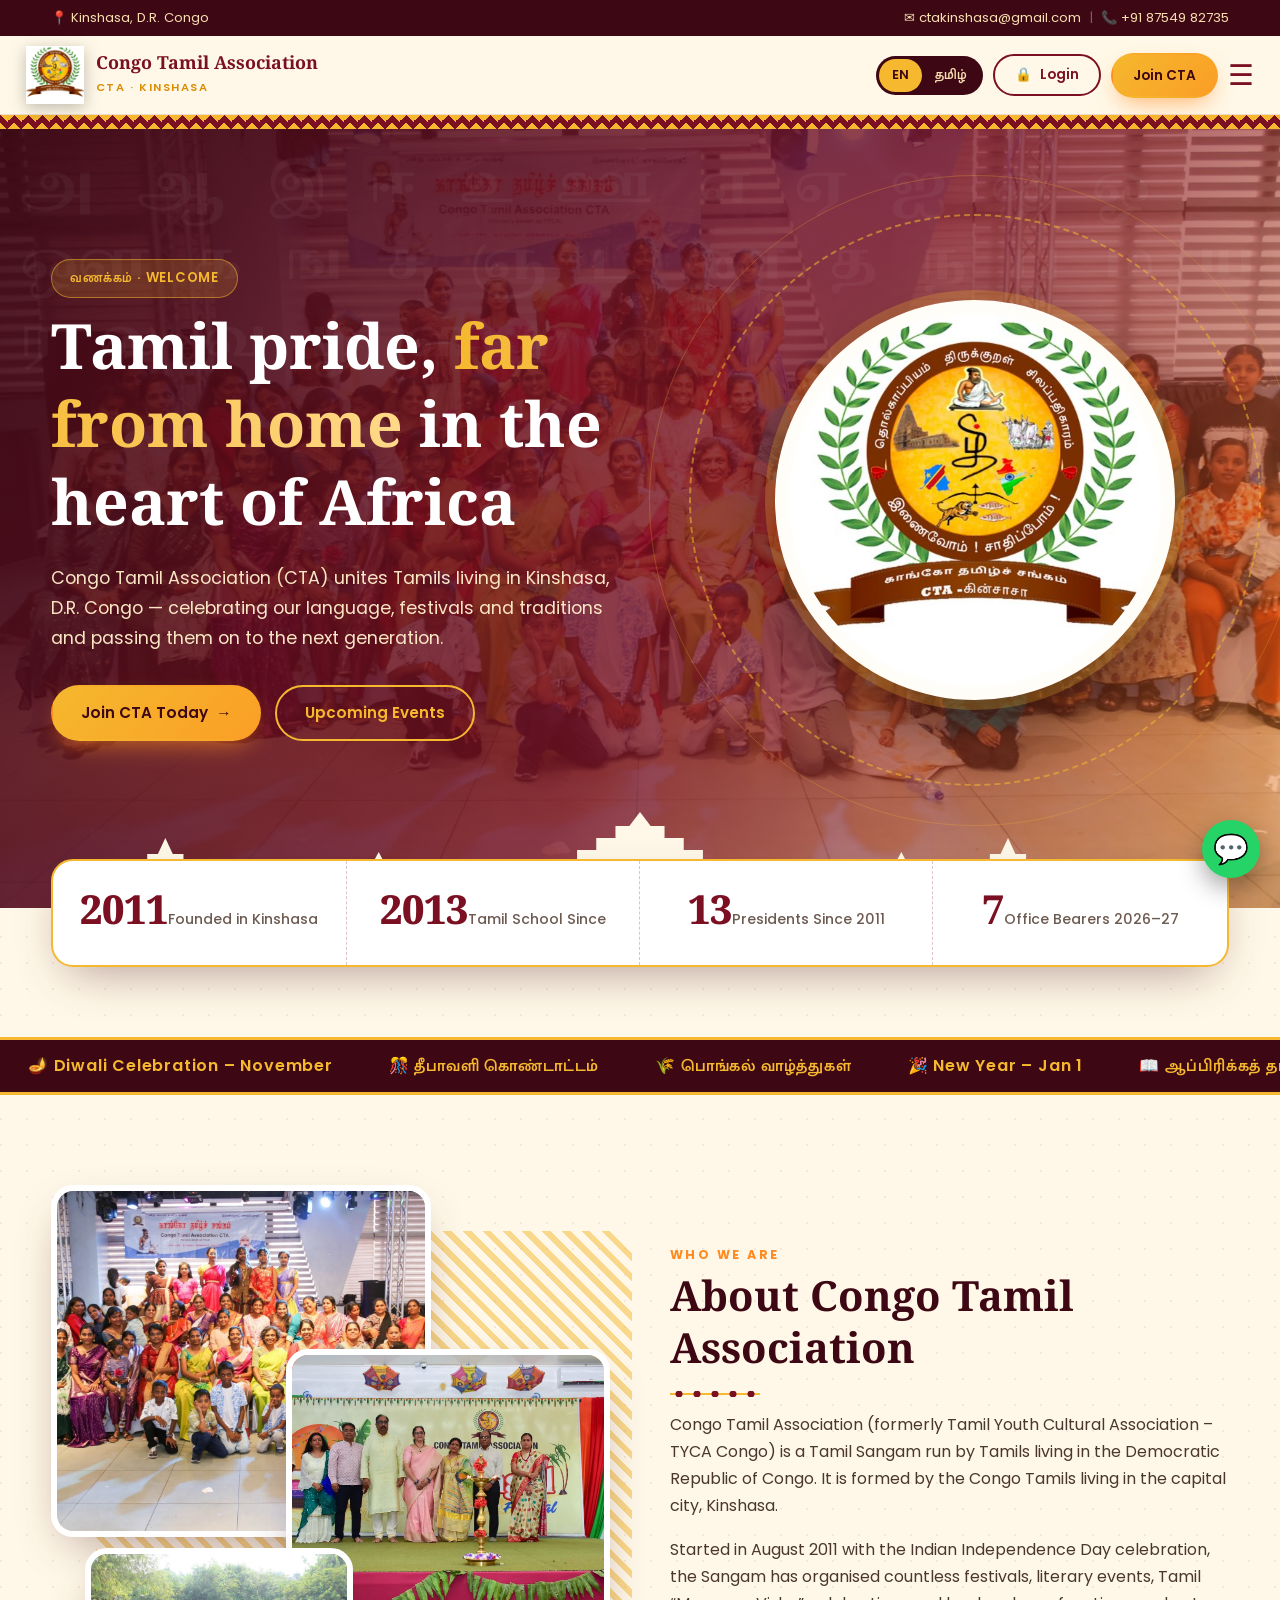
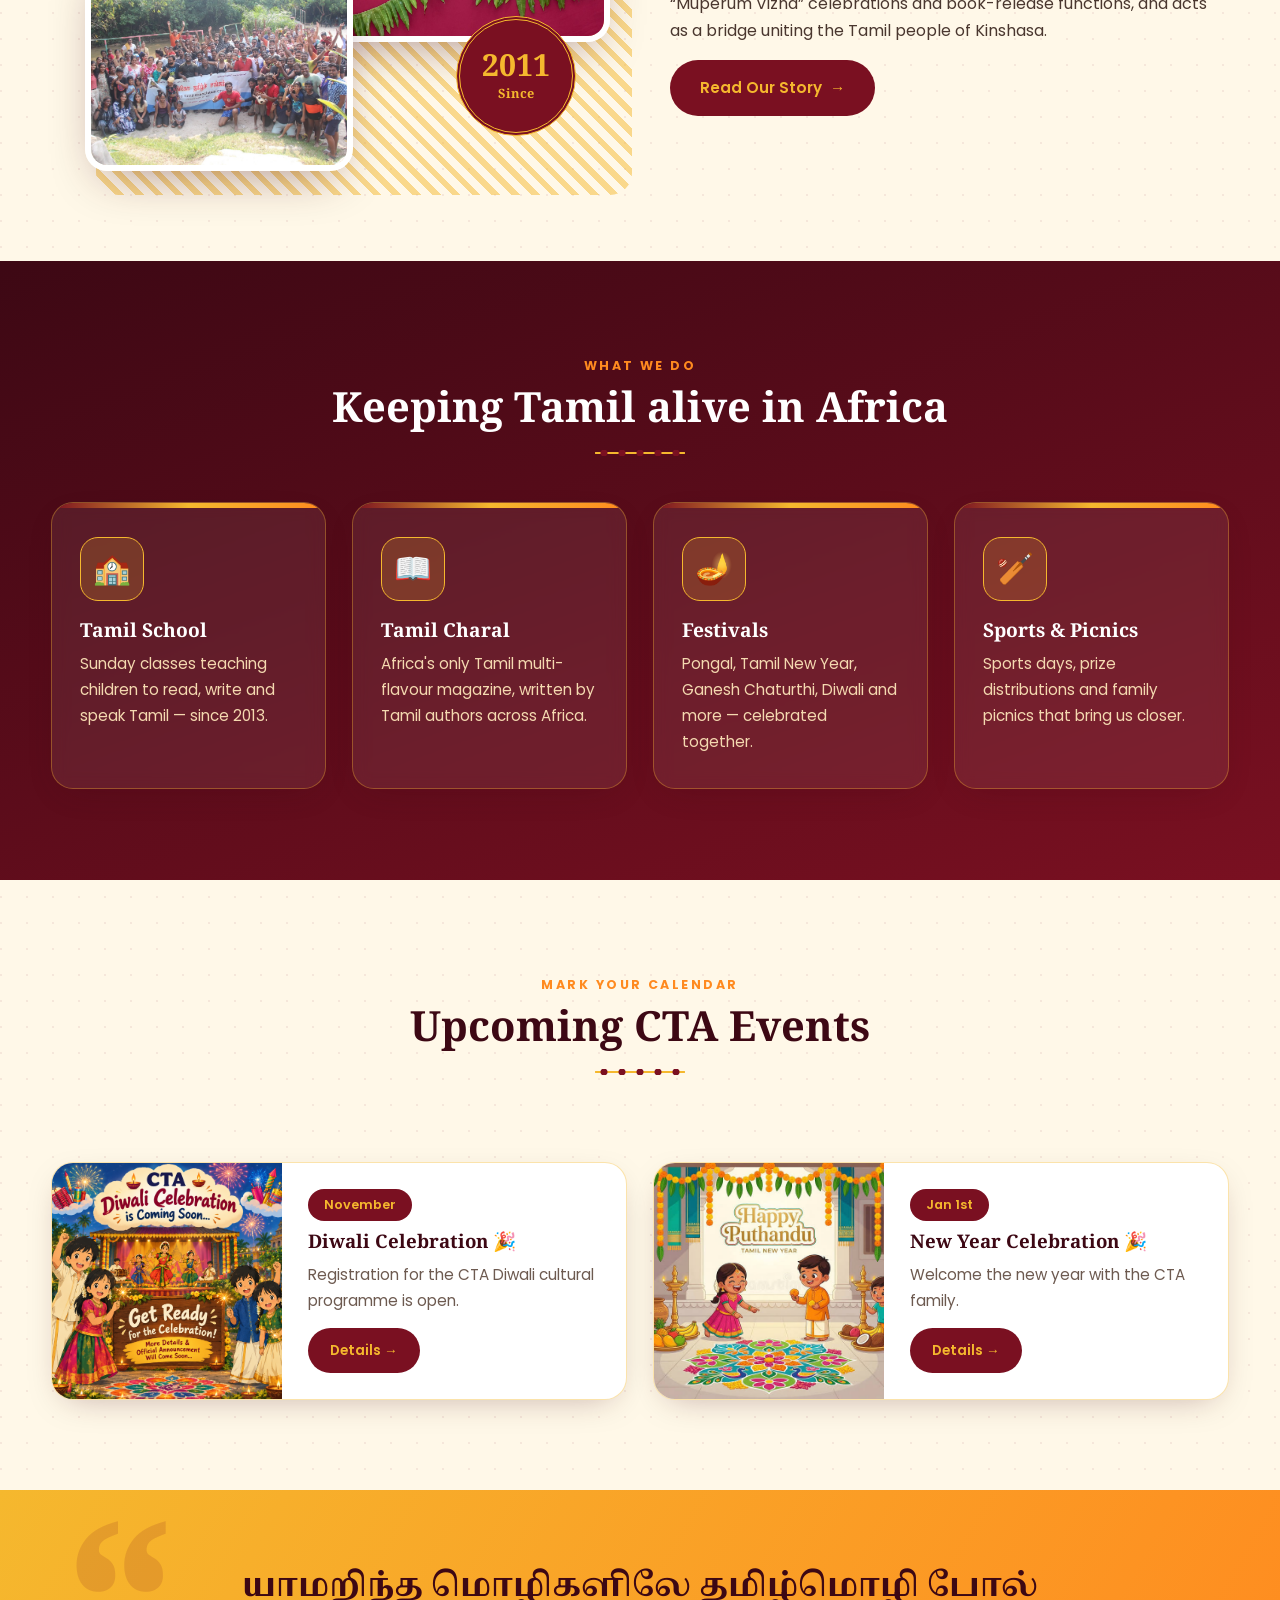
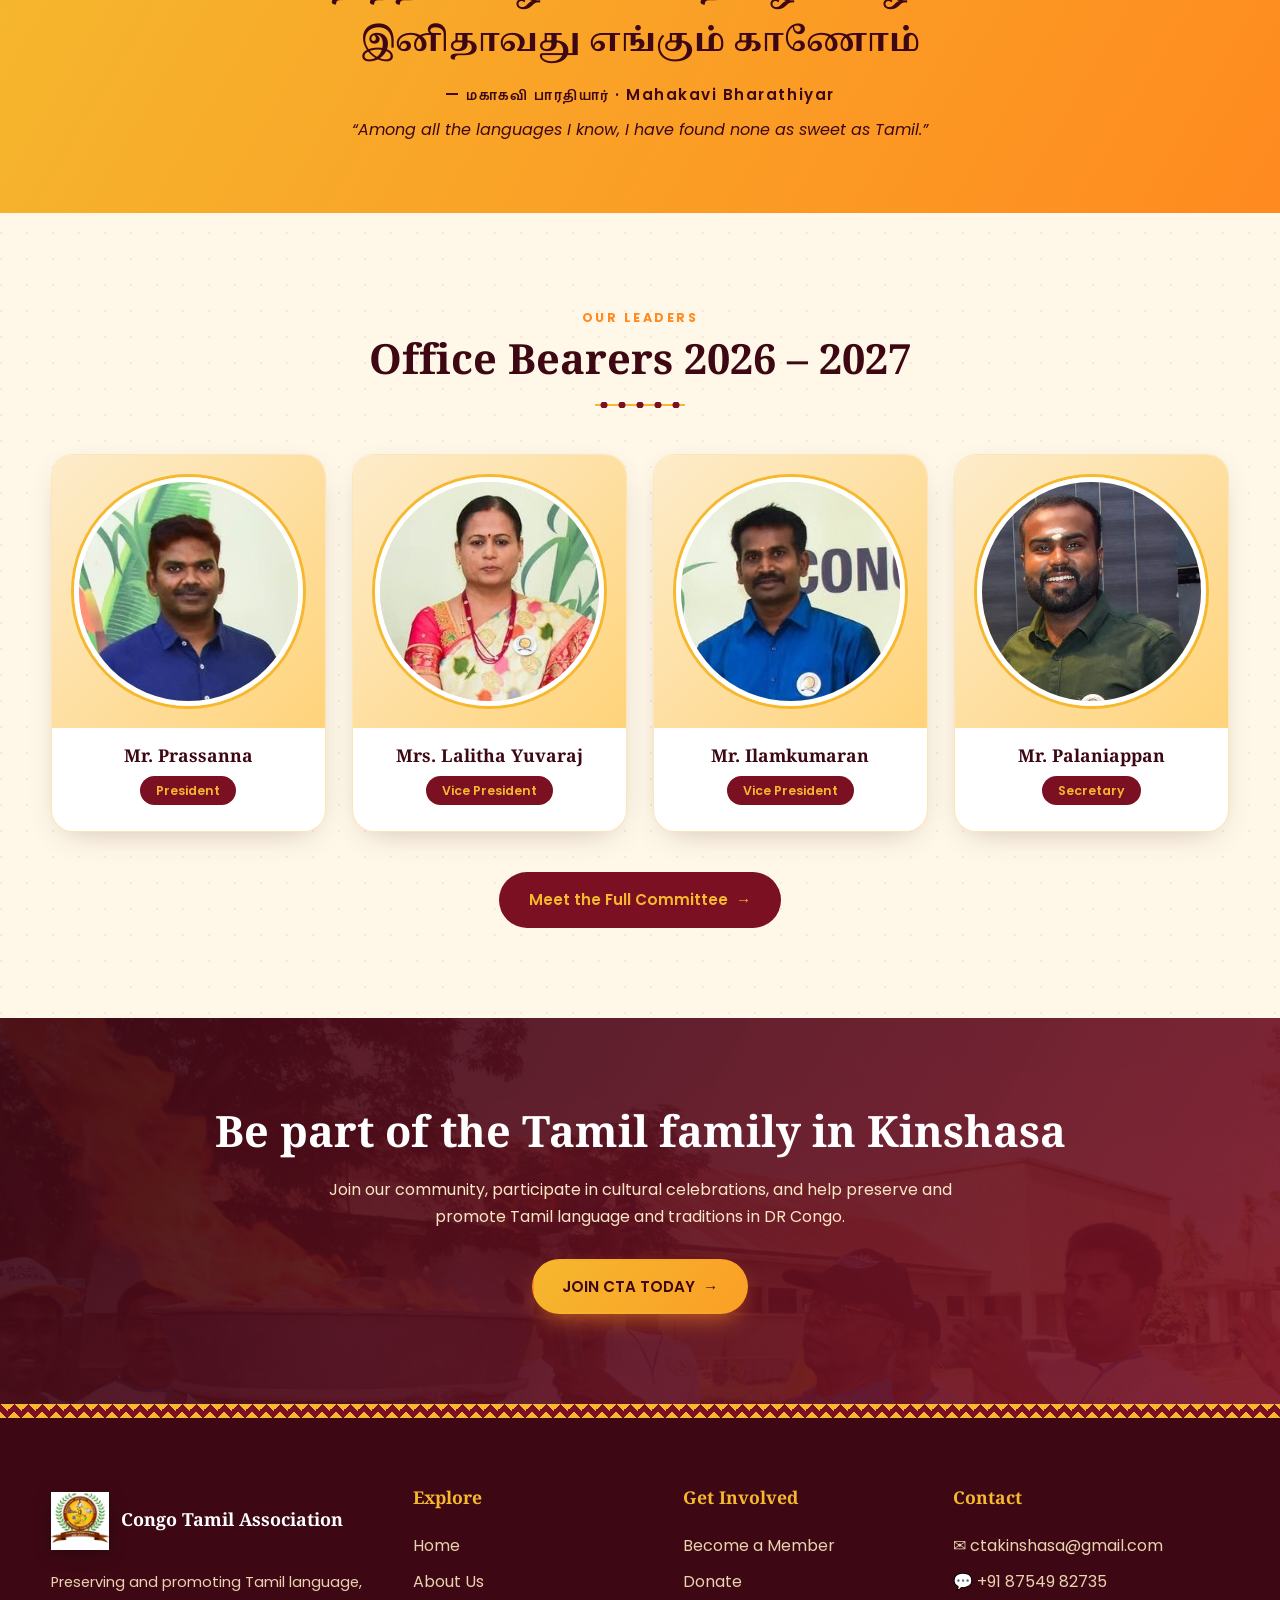
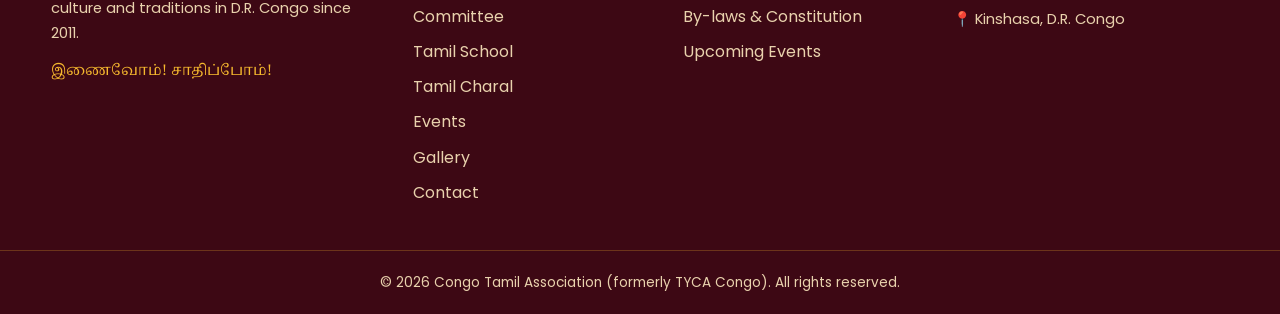
<file: index.html>
<!DOCTYPE html>
<html lang="en">
<head>
<meta charset="UTF-8">
<meta name="viewport" content="width=device-width, initial-scale=1">
<title>Congo Tamil Association | காங்கோ தமிழ்ச் சங்கம் – Kinshasa</title>
<meta name="description" content="Congo Tamil Association (CTA) – a Tamil community in Kinshasa, D.R. Congo, preserving Tamil language, culture and traditions. காங்கோ தமிழ்ச் சங்கம்.">
<link rel="icon" href="images/cropped-CTA-LOGO-2023-3-scaled-1.jpg">
<link rel="stylesheet" href="css/style.css">
</head>
<body data-page="home" data-lang="en">

<!-- HERO -->
<section class="hero">
  <div class="container">
    <div>
      <span class="chip">வணக்கம் · WELCOME</span>
      <h1>
        <span class="en">Tamil pride, <em>far from home</em> in the heart of Africa</span>
        <span class="ta">கடல் கடந்தும் <em>தமிழ் வளர்ப்போம்</em>! ஆப்பிரிக்க மண்ணில் தமிழ் உறவுகள்</span>
      </h1>
      <p class="en">Congo Tamil Association (CTA) unites Tamils living in Kinshasa, D.R. Congo — celebrating our language, festivals and traditions and passing them on to the next generation.</p>
      <p class="ta">காங்கோ – கின்சாசா வாழ் தமிழ் மக்களை ஒருங்கிணைக்கும் பாலமாக, தமிழ் மொழி, பண்பாடு, விழாக்களை அடுத்த தலைமுறைக்குக் கொண்டு செல்கிறது காங்கோ தமிழ்ச் சங்கம்.</p>
      <div class="actions">
        <a class="btn btn-gold" href="membership.html"><span class="en">Join CTA Today</span><span class="ta">இன்றே இணையுங்கள்</span> →</a>
        <a class="btn btn-line" href="events.html"><span class="en">Upcoming Events</span><span class="ta">வரவிருக்கும் நிகழ்வுகள்</span></a>
      </div>
    </div>
    <div class="hero-emblem"><img src="images/cropped-CTA-LOGO-2023-3-scaled-1.jpg" alt="Congo Tamil Association emblem"></div>
  </div>
  <!-- Gopuram silhouette -->
  <svg class="gopuram" viewBox="0 0 1200 110" preserveAspectRatio="none" aria-hidden="true">
    <g fill="#fff8e8">
      <rect x="0" y="96" width="1200" height="14"/>
      <!-- small gopurams -->
      <g id="sg"><rect x="90" y="78" width="130" height="20"/><rect x="108" y="64" width="94" height="16"/><rect x="124" y="52" width="62" height="14"/><rect x="138" y="42" width="34" height="12"/><path d="M148 42l7-16 7 16z"/></g>
      <use href="#sg" x="790"/>
      <g id="mg"><rect x="300" y="82" width="110" height="16"/><rect x="316" y="70" width="78" height="14"/><rect x="330" y="60" width="50" height="12"/><path d="M345 60l10-20 10 20z"/></g>
      <use href="#mg" x="490"/>
      <!-- main gopuram -->
      <rect x="470" y="86" width="260" height="12"/><rect x="487" y="74" width="226" height="14"/><rect x="505" y="62" width="190" height="14"/>
      <rect x="523" y="50" width="154" height="14"/><rect x="541" y="38" width="118" height="14"/><rect x="559" y="26" width="82" height="14"/>
      <rect x="577" y="14" width="46" height="14"/><path d="M590 14l10-14 10 14z"/>
    </g>
  </svg>
</section>

<!-- STATS -->
<section class="stats"><div class="container"><div class="grid">
  <div class="stat"><b>2011</b><span class="en">Founded in Kinshasa</span><span class="ta">தொடங்கப்பட்ட ஆண்டு</span></div>
  <div class="stat"><b>2013</b><span class="en">Tamil School Since</span><span class="ta">தமிழ்ப்பள்ளி தொடக்கம்</span></div>
  <div class="stat"><b>13</b><span class="en">Presidents Since 2011</span><span class="ta">2011 முதல் தலைவர்கள்</span></div>
  <div class="stat"><b>7</b><span class="en">Office Bearers 2026–27</span><span class="ta">நிர்வாகிகள் 2026–27</span></div>
</div></div></section>

<!-- MARQUEE -->
<div class="marquee" style="margin-top:70px"><div>
  <span>🪔 Diwali Celebration – November</span><span>🎊 தீபாவளி கொண்டாட்டம்</span><span>🌾 பொங்கல் வாழ்த்துகள்</span><span>🎉 New Year – Jan 1</span><span>📖 ஆப்பிரிக்கத் தமிழ்ச்சாரல்</span><span>🏏 Sports Day</span>
  <span>🪔 Diwali Celebration – November</span><span>🎊 தீபாவளி கொண்டாட்டம்</span><span>🌾 பொங்கல் வாழ்த்துகள்</span><span>🎉 New Year – Jan 1</span><span>📖 ஆப்பிரிக்கத் தமிழ்ச்சாரல்</span><span>🏏 Sports Day</span>
</div></div>

<!-- ABOUT -->
<section class="section"><div class="container split">
  <div class="collage reveal">
    <img class="c1" src="images/Tamil-New-Year.jpeg" alt="Tamil New Year">
    <img class="c2" src="images/Pongal.jpeg" alt="Pongal">
    <img class="c3" src="images/Picnic.jpeg" alt="Community picnic">
    <div class="badge-year"><div><b>2011</b><span class="en">Since</span><span class="ta">முதல்</span></div></div>
  </div>
  <div class="text left reveal">
    <span class="eyebrow en">Who we are</span><span class="eyebrow ta">நாங்கள் யார்</span>
    <h2 class="title"><span class="en">About Congo Tamil Association</span><span class="ta">காங்கோ தமிழ்ச் சங்கம்</span></h2>
    <p class="en">Congo Tamil Association (formerly Tamil Youth Cultural Association – TYCA Congo) is a Tamil Sangam run by Tamils living in the Democratic Republic of Congo. It is formed by the Congo Tamils living in the capital city, Kinshasa.</p>
    <p class="en">Started in August 2011 with the Indian Independence Day celebration, the Sangam has organised countless festivals, literary events, Tamil “Muperum Vizha” celebrations and book-release functions, and acts as a bridge uniting the Tamil people of Kinshasa.</p>
    <p class="ta">காங்கோ தமிழ்ச் சங்கம் (முன்னர் காங்கோ தமிழ் இளைஞர் பண்பாட்டு மன்றம் – TYCA Congo) என்பது காங்கோ வாழ் தமிழர்களால் நடத்தப்படும் தமிழ்ச்சங்கம் ஆகும். இது காங்கோ மக்களாட்சிக் குடியரசின் தலைநகர் கின்சாசா பெருநகரில் வசிக்கும் தமிழர்கள் ஒன்று சேர்ந்து நடத்தும் சங்கமாகும்.</p>
    <p class="ta">2011 ஆகத்து இந்திய விடுதலை நாள் கொண்டாட்டத்தோடு ஆரம்பிக்கப்பட்ட இந்த சங்கமானது எண்ணற்ற விழாக்கள், கொண்டாட்டங்கள், இலக்கிய விழாக்கள், தமிழ் முப்பெரும் விழாக்கள், புத்தக வெளியீட்டு விழாக்கள் போன்றவற்றை நடத்தி வருகிறது.</p>
    <a class="btn btn-maroon" href="about.html"><span class="en">Read Our Story</span><span class="ta">மேலும் அறிக</span> →</a>
  </div>
</div></section>

<!-- WHAT WE DO -->
<section class="section dark">
  <div class="container center">
    <span class="eyebrow en">What we do</span><span class="eyebrow ta">எங்கள் பணிகள்</span>
    <h2 class="title"><span class="en">Keeping Tamil alive in Africa</span><span class="ta">ஆப்பிரிக்காவில் தமிழ் வாழ</span></h2>
    <div class="grid g4" style="margin-top:46px;text-align:left">
      <a class="card reveal" href="tamil-school.html"><div class="ico">🏫</div><h3><span class="en">Tamil School</span><span class="ta">தமிழ்ப்பள்ளி</span></h3><p class="en">Sunday classes teaching children to read, write and speak Tamil — since 2013.</p><p class="ta">குழந்தைகளுக்கு தமிழ் எழுத, படிக்க, பேசக் கற்றுத்தரும் ஞாயிறு வகுப்புகள் – 2013 முதல்.</p></a>
      <a class="card reveal" href="tamil-charal.html"><div class="ico">📖</div><h3><span class="en">Tamil Charal</span><span class="ta">தமிழ்ச்சாரல்</span></h3><p class="en">Africa's only Tamil multi-flavour magazine, written by Tamil authors across Africa.</p><p class="ta">ஆப்பிரிக்காவின் ஒரே தமிழ் பல்சுவை இதழ் – ஆப்பிரிக்கத் தமிழ் எழுத்தாளர்களின் படைப்புகளுடன்.</p></a>
      <a class="card reveal" href="events.html"><div class="ico">🪔</div><h3><span class="en">Festivals</span><span class="ta">விழாக்கள்</span></h3><p class="en">Pongal, Tamil New Year, Ganesh Chaturthi, Diwali and more — celebrated together.</p><p class="ta">பொங்கல், தமிழ்ப் புத்தாண்டு, விநாயகர் சதுர்த்தி, தீபாவளி – அனைவரும் இணைந்து கொண்டாடுகிறோம்.</p></a>
      <a class="card reveal" href="gallery.html"><div class="ico">🏏</div><h3><span class="en">Sports & Picnics</span><span class="ta">விளையாட்டு & உலா</span></h3><p class="en">Sports days, prize distributions and family picnics that bring us closer.</p><p class="ta">விளையாட்டுப் போட்டிகள், பரிசளிப்பு, குடும்ப உலாக்கள் – உறவை வலுப்படுத்துகின்றன.</p></a>
    </div>
  </div>
</section>

<!-- UPCOMING EVENTS -->
<section class="section">
  <div class="container">
    <div class="center">
      <span class="eyebrow en">Mark your calendar</span><span class="eyebrow ta">நாட்காட்டியில் குறித்துக்கொள்ளுங்கள்</span>
      <h2 class="title"><span class="en">Upcoming CTA Events</span><span class="ta">வரவிருக்கும் CTA நிகழ்வுகள்</span></h2>
      <p class="lead"><span class="en">Join us in celebrating Tamil culture, traditions and community togetherness.</span><span class="ta">தமிழ்ப் பண்பாடு, மரபுகள், சமூக ஒற்றுமையைக் கொண்டாட எங்களுடன் இணையுங்கள்.</span></p>
    </div>
    <div class="grid g2" style="margin-top:46px">
      <div class="event reveal"><img src="images/CTA-Diwali.png" alt="Diwali"><div class="body"><span class="date-tag"><span class="en">November</span><span class="ta">நவம்பர்</span></span><h3><span class="en">Diwali Celebration 🎉</span><span class="ta">தீபாவளி கொண்டாட்டம் 🎉</span></h3><p class="en">Registration for the CTA Diwali cultural programme is open.</p><p class="ta">CTA தீபாவளி கலை நிகழ்ச்சிக்கான பதிவு தொடங்கிவிட்டது.</p><a class="btn btn-maroon btn-sm" href="events.html">Details →</a></div></div>
      <div class="event reveal"><img src="images/Happy-New-Year.jpeg" alt="New Year"><div class="body"><span class="date-tag"><span class="en">Jan 1st</span><span class="ta">ஜனவரி 1</span></span><h3><span class="en">New Year Celebration 🎉</span><span class="ta">புத்தாண்டு கொண்டாட்டம் 🎉</span></h3><p class="en">Welcome the new year with the CTA family.</p><p class="ta">CTA குடும்பத்தினருடன் புத்தாண்டை வரவேற்போம்.</p><a class="btn btn-maroon btn-sm" href="events.html">Details →</a></div></div>
    </div>
  </div>
</section>

<!-- QUOTE -->
<section class="quote"><div class="container">
  <blockquote>யாமறிந்த மொழிகளிலே தமிழ்மொழி போல்<br>இனிதாவது எங்கும் காணோம்</blockquote>
  <cite>— மகாகவி பாரதியார் · Mahakavi Bharathiyar</cite>
  <p class="en" style="margin-top:8px;font-style:italic">“Among all the languages I know, I have found none as sweet as Tamil.”</p>
</div></section>

<!-- COMMITTEE -->
<section class="section">
  <div class="container center">
    <span class="eyebrow en">Our leaders</span><span class="eyebrow ta">எங்கள் தலைவர்கள்</span>
    <h2 class="title"><span class="en">Office Bearers 2026 – 2027</span><span class="ta">நிர்வாகிகள் 2026 – 2027</span></h2>
    <div class="grid g4" style="margin-top:46px">
      <div class="person reveal"><div class="ph"><img src="images/lalitha-akka-edited-3.jpg" alt="Mr. Prassanna"></div><h3>Mr. Prassanna</h3><span class="role"><span class="en">President</span><span class="ta">தலைவர்</span></span></div>
      <div class="person reveal"><div class="ph"><img src="images/lalitha-akka-edited.jpg" alt="Mrs. Lalitha Yuvaraj"></div><h3>Mrs. Lalitha Yuvaraj</h3><span class="role"><span class="en">Vice President</span><span class="ta">துணைத் தலைவர்</span></span></div>
      <div class="person reveal"><div class="ph"><img src="images/lalitha-akka-edited-2.jpg" alt="Mr. Ilamkumaran"></div><h3>Mr. Ilamkumaran</h3><span class="role"><span class="en">Vice President</span><span class="ta">துணைத் தலைவர்</span></span></div>
      <div class="person reveal"><div class="ph"><img src="images/Palani-1-edited-1.jpg" alt="Mr. Palaniappan"></div><h3>Mr. Palaniappan</h3><span class="role"><span class="en">Secretary</span><span class="ta">செயலாளர்</span></span></div>
    </div>
    <a class="btn btn-maroon" style="margin-top:40px" href="committee.html"><span class="en">Meet the Full Committee</span><span class="ta">முழு குழுவையும் காண</span> →</a>
  </div>
</section>

<!-- CTA -->
<section class="cta"><div class="container">
  <h2><span class="en">Be part of the Tamil family in Kinshasa</span><span class="ta">கின்சாசா தமிழ்க் குடும்பத்தில் இணையுங்கள்</span></h2>
  <p class="en">Join our community, participate in cultural celebrations, and help preserve and promote Tamil language and traditions in DR Congo.</p>
  <p class="ta">எங்கள் சமூகத்தில் இணைந்து, பண்பாட்டு விழாக்களில் பங்கேற்று, காங்கோவில் தமிழ் மொழியையும் மரபுகளையும் காக்க உதவுங்கள்.</p>
  <a class="btn btn-gold" href="membership.html"><span class="en">JOIN CTA TODAY</span><span class="ta">இன்றே இணையுங்கள்</span> →</a>
</div></section>

<script src="js/main.js"></script>
</body>
</html>
</file>
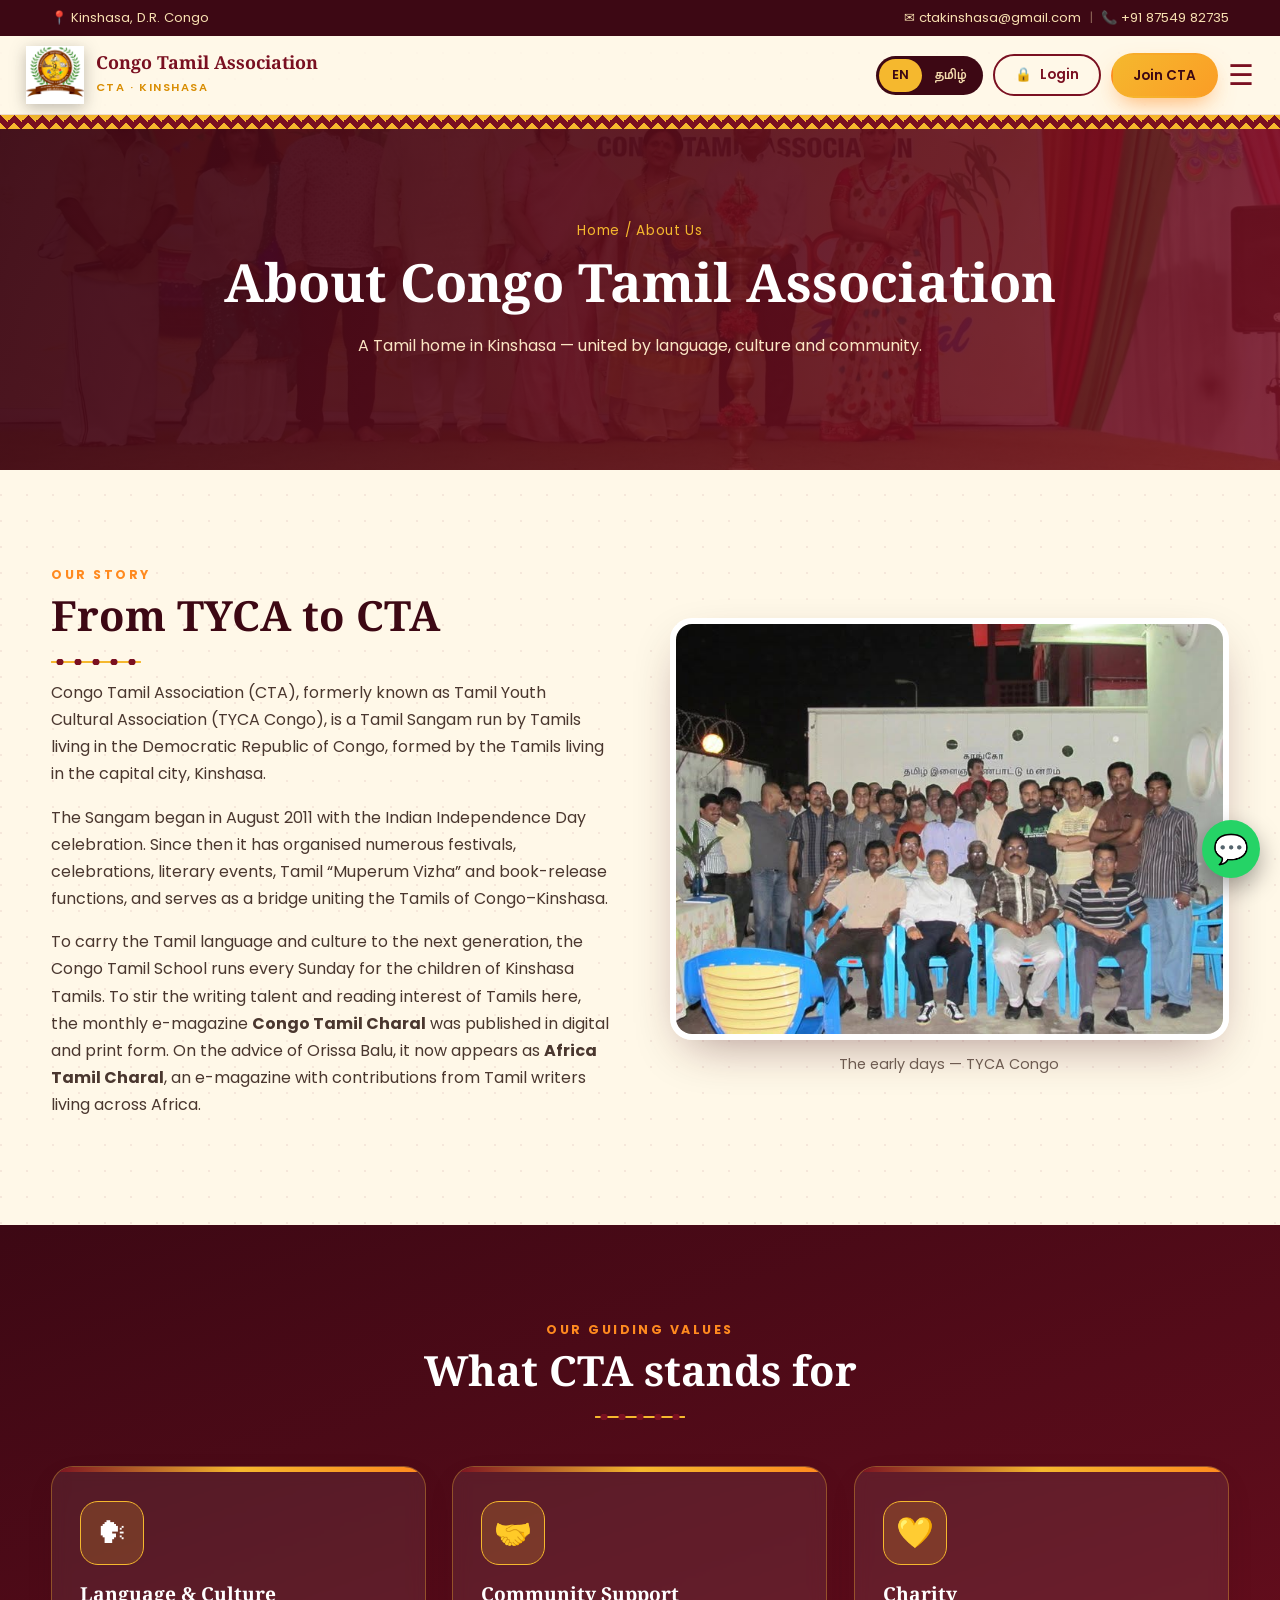
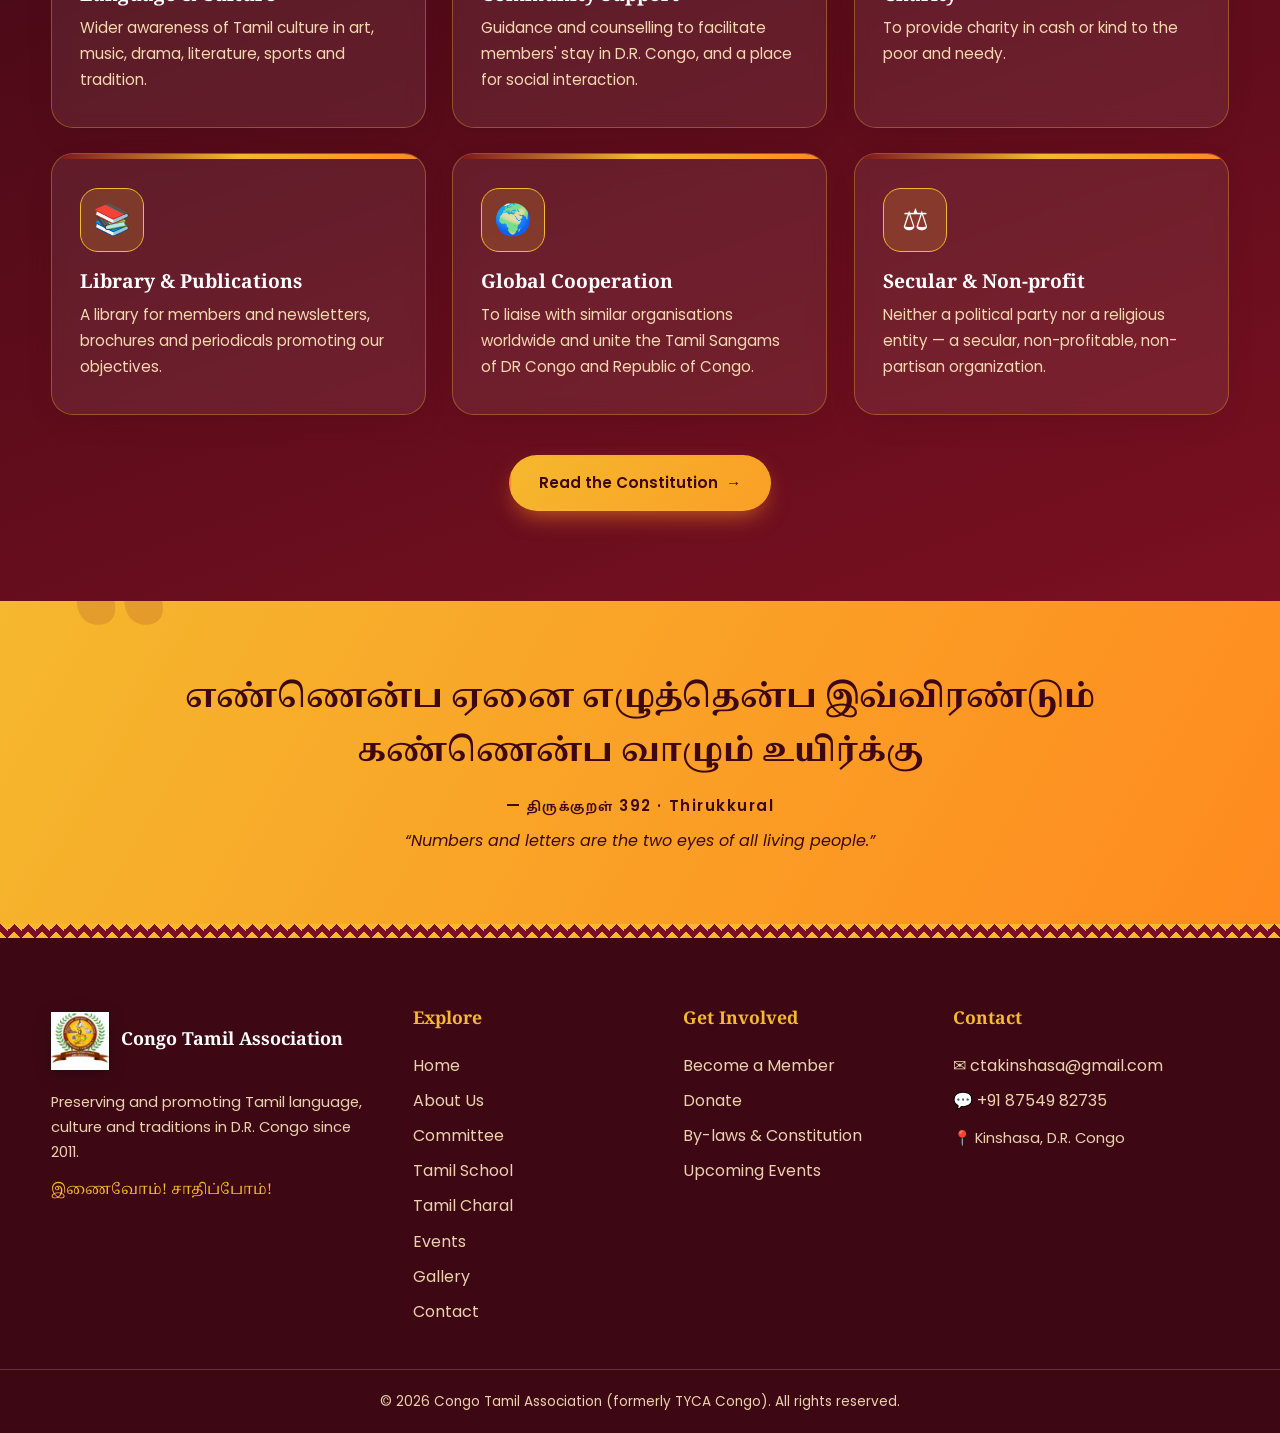
<file: about.html>
<!DOCTYPE html>
<html lang="en">
<head>
<meta charset="UTF-8">
<meta name="viewport" content="width=device-width, initial-scale=1">
<title>About Us | எங்களைப் பற்றி – Congo Tamil Association</title>
<link rel="icon" href="images/cropped-CTA-LOGO-2023-3-scaled-1.jpg">
<link rel="stylesheet" href="css/style.css">
</head>
<body data-page="about" data-lang="en">

<section class="page-hero"><div class="container">
  <div class="crumbs"><a href="index.html">Home</a> / <span class="en">About Us</span><span class="ta">எங்களைப் பற்றி</span></div>
  <h1><span class="en">About Congo Tamil Association</span><span class="ta">காங்கோ தமிழ்ச் சங்கம் – அறிமுகம்</span></h1>
  <p class="en">A Tamil home in Kinshasa — united by language, culture and community.</p>
  <p class="ta">கின்சாசாவில் ஒரு தமிழ் இல்லம் – மொழி, பண்பாடு, சமூகத்தால் இணைந்தவர்கள்.</p>
</div></section>

<section class="section"><div class="container split">
  <div class="text left reveal">
    <span class="eyebrow en">Our story</span><span class="eyebrow ta">எங்கள் கதை</span>
    <h2 class="title"><span class="en">From TYCA to CTA</span><span class="ta">TYCA முதல் CTA வரை</span></h2>
    <p class="en">Congo Tamil Association (CTA), formerly known as Tamil Youth Cultural Association (TYCA Congo), is a Tamil Sangam run by Tamils living in the Democratic Republic of Congo, formed by the Tamils living in the capital city, Kinshasa.</p>
    <p class="en">The Sangam began in August 2011 with the Indian Independence Day celebration. Since then it has organised numerous festivals, celebrations, literary events, Tamil “Muperum Vizha” and book-release functions, and serves as a bridge uniting the Tamils of Congo–Kinshasa.</p>
    <p class="en">To carry the Tamil language and culture to the next generation, the Congo Tamil School runs every Sunday for the children of Kinshasa Tamils. To stir the writing talent and reading interest of Tamils here, the monthly e-magazine <b>Congo Tamil Charal</b> was published in digital and print form. On the advice of Orissa Balu, it now appears as <b>Africa Tamil Charal</b>, an e-magazine with contributions from Tamil writers living across Africa.</p>
    <p class="ta">காங்கோ தமிழ்ச் சங்கம் (Congo Tamil Association), முன்னர் காங்கோ தமிழ் இளைஞர் பண்பாட்டு மன்றம் (TYCA Congo) என்றழைக்கப்பட்டது. இது காங்கோ வாழ் தமிழர்களால் நடத்தப்படும் ஒரு தமிழ்ச்சங்கம் ஆகும்; காங்கோ மக்களாட்சிக் குடியரசு தலைநகர் கின்சாசா பெருநகரில் வசிக்கும் தமிழர்கள் ஒன்று சேர்ந்து நடத்துகின்றனர்.</p>
    <p class="ta">2011 ஆகத்து இந்திய விடுதலை நாள் கொண்டாட்டத்தோடு ஆரம்பிக்கப்பட்ட இந்த சங்கமானது எண்ணற்ற விழாக்கள், கொண்டாட்டங்கள், இலக்கிய விழாக்கள், தமிழ் முப்பெரும் விழாக்கள், புத்தக வெளியீட்டு விழாக்கள் போன்றவற்றை நடத்தி வருகிறது. காங்கோ – கின்சாசா வாழ் தமிழ் மக்களை ஒருங்கிணைக்கும் பாலமாக இந்தச் சங்கம் செயல்படுகிறது.</p>
    <p class="ta">தமிழ் மொழி, பண்பாட்டை அடுத்த தலைமுறையினருக்குக் கொண்டு செல்லும் விதமாக ஞாயிறு தோறும் காங்கோ தமிழ்ப்பள்ளி செயல்பட்டு வருகிறது. தமிழர்களின் எழுத்தாற்றல், வாசிக்கும் ஆர்வத்தைத் தூண்டும் விதமாக காங்கோ தமிழ்ச்சாரல் என்ற மாத இதழ் மின்னிதழ், அச்சு வடிவில் வெளியிடப்பட்டது. தற்போது ஒரிசா பாலு அவர்களின் ஆலோசனைப்படி ஆப்பிரிக்கத் தமிழ்ச்சாரல் என்ற பெயரில், ஆப்பிரிக்காவில் வாழும் தமிழ் எழுத்தாளர்களின் பங்களிப்புடன் மின்னிதழாக வெளிவருகிறது.</p>
  </div>
  <div class="reveal" style="text-align:center">
    <img src="images/TYCA.jpeg" alt="TYCA early days" style="border-radius:var(--radius);border:6px solid #fff;box-shadow:var(--shadow)">
    <p style="margin-top:12px;color:var(--muted);font-size:.9rem"><span class="en">The early days — TYCA Congo</span><span class="ta">தொடக்க காலம் – TYCA காங்கோ</span></p>
  </div>
</div></section>

<section class="section dark"><div class="container center">
  <span class="eyebrow en">Our guiding values</span><span class="eyebrow ta">எங்கள் நெறிகள்</span>
  <h2 class="title"><span class="en">What CTA stands for</span><span class="ta">CTA-வின் நோக்கங்கள்</span></h2>
  <div class="grid g3" style="margin-top:46px;text-align:left">
    <div class="card reveal"><div class="ico">🗣</div><h3><span class="en">Language & Culture</span><span class="ta">மொழி & பண்பாடு</span></h3><p class="en">Wider awareness of Tamil culture in art, music, drama, literature, sports and tradition.</p><p class="ta">கலை, இசை, நாடகம், இலக்கியம், விளையாட்டு, மரபு என தமிழ்ப் பண்பாட்டின் அனைத்துக் கூறுகளையும் பரப்புதல்.</p></div>
    <div class="card reveal"><div class="ico">🤝</div><h3><span class="en">Community Support</span><span class="ta">சமூக ஆதரவு</span></h3><p class="en">Guidance and counselling to facilitate members' stay in D.R. Congo, and a place for social interaction.</p><p class="ta">உறுப்பினர்கள் காங்கோவில் தங்கியிருக்க வழிகாட்டுதல், ஆலோசனை; சமூகம் சந்தித்துப் பழக ஒரு களம்.</p></div>
    <div class="card reveal"><div class="ico">💛</div><h3><span class="en">Charity</span><span class="ta">அறக்கொடை</span></h3><p class="en">To provide charity in cash or kind to the poor and needy.</p><p class="ta">ஏழை, எளியோருக்குப் பணமாகவோ பொருளாகவோ உதவுதல்.</p></div>
    <div class="card reveal"><div class="ico">📚</div><h3><span class="en">Library & Publications</span><span class="ta">நூலகம் & வெளியீடுகள்</span></h3><p class="en">A library for members and newsletters, brochures and periodicals promoting our objectives.</p><p class="ta">உறுப்பினர்களுக்கான நூலகம்; செய்தி மடல்கள், சிற்றேடுகள், இதழ்கள் வெளியிடுதல்.</p></div>
    <div class="card reveal"><div class="ico">🌍</div><h3><span class="en">Global Cooperation</span><span class="ta">உலகளாவிய ஒத்துழைப்பு</span></h3><p class="en">To liaise with similar organisations worldwide and unite the Tamil Sangams of DR Congo and Republic of Congo.</p><p class="ta">உலகெங்கிலும் உள்ள தமிழ்ச் சங்கங்களுடன் இணைந்து செயல்படுதல்; காங்கோ தமிழ் அமைப்புகளை ஒருங்கிணைத்தல்.</p></div>
    <div class="card reveal"><div class="ico">⚖</div><h3><span class="en">Secular & Non-profit</span><span class="ta">சமய, அரசியல் சார்பற்றது</span></h3><p class="en">Neither a political party nor a religious entity — a secular, non-profitable, non-partisan organization.</p><p class="ta">அரசியல் கட்சியோ சமய அமைப்போ அல்ல; இலாப நோக்கற்ற, சார்பற்ற அமைப்பு.</p></div>
  </div>
  <a class="btn btn-gold" style="margin-top:40px" href="bylaws.html"><span class="en">Read the Constitution</span><span class="ta">சட்டதிட்டங்களைப் படிக்க</span> →</a>
</div></section>

<section class="quote"><div class="container">
  <blockquote>எண்ணென்ப ஏனை எழுத்தென்ப இவ்விரண்டும்<br>கண்ணென்ப வாழும் உயிர்க்கு</blockquote>
  <cite>— திருக்குறள் 392 · Thirukkural</cite>
  <p class="en" style="margin-top:8px;font-style:italic">“Numbers and letters are the two eyes of all living people.”</p>
</div></section>

<script src="js/main.js"></script>
</body>
</html>
</file>
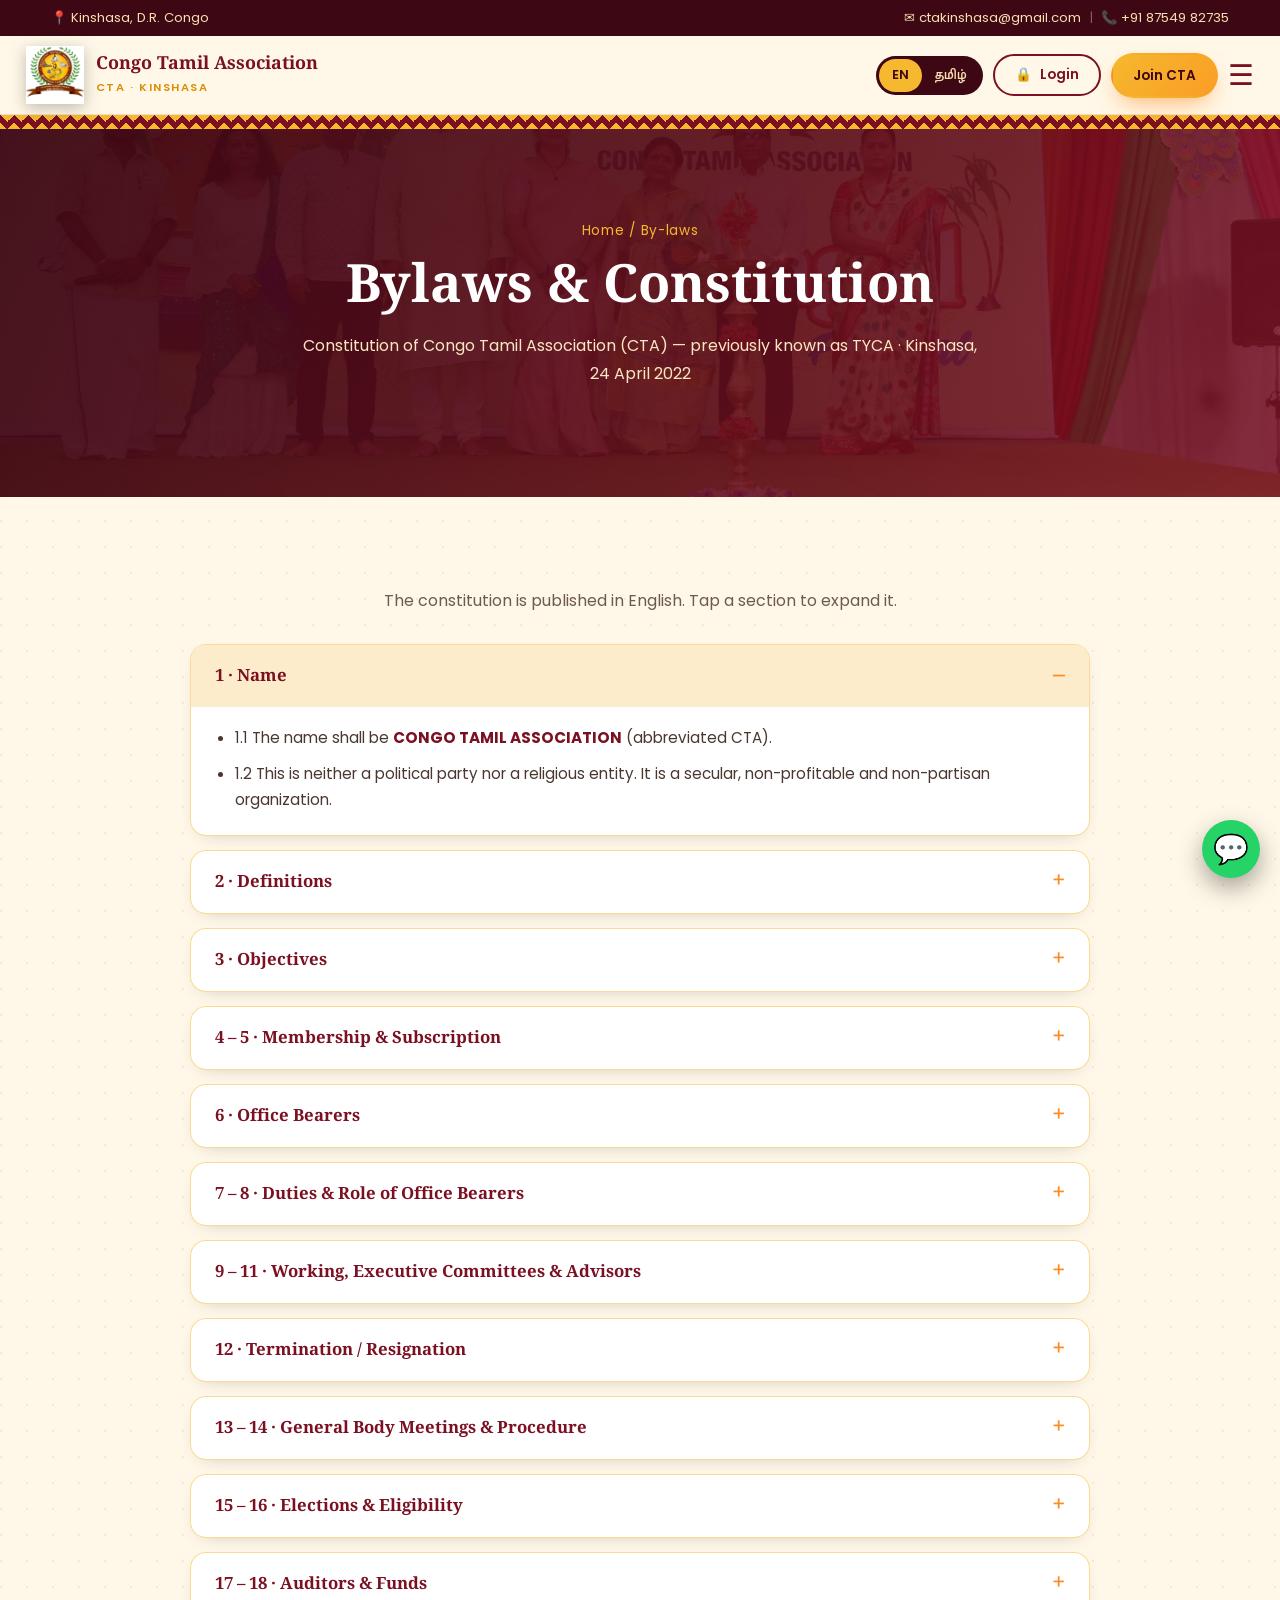
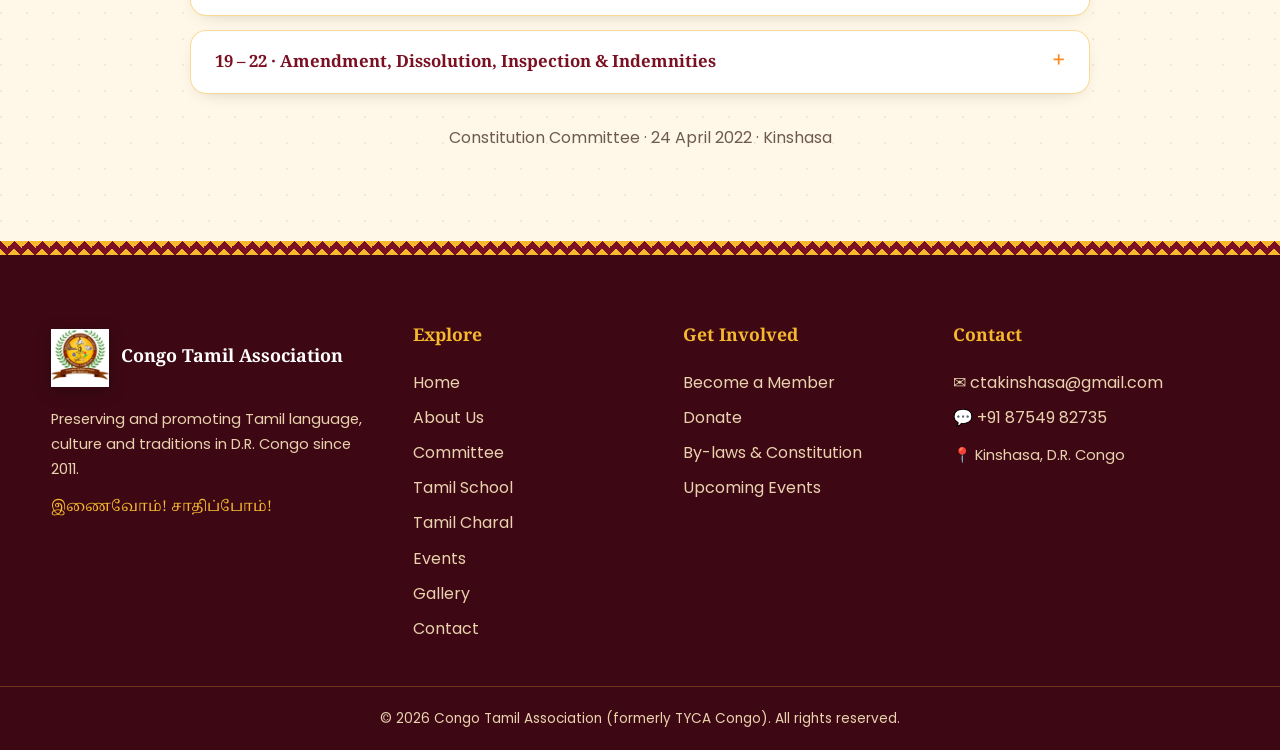
<file: bylaws.html>
<!DOCTYPE html>
<html lang="en">
<head>
<meta charset="UTF-8">
<meta name="viewport" content="width=device-width, initial-scale=1">
<title>By-laws & Constitution | சட்டதிட்டங்கள் – Congo Tamil Association</title>
<link rel="icon" href="images/cropped-CTA-LOGO-2023-3-scaled-1.jpg">
<link rel="stylesheet" href="css/style.css">
</head>
<body data-page="bylaws" data-lang="en">

<section class="page-hero"><div class="container">
  <div class="crumbs"><a href="index.html">Home</a> / <span class="en">By-laws</span><span class="ta">சட்டதிட்டங்கள்</span></div>
  <h1><span class="en">Bylaws & Constitution</span><span class="ta">சட்டதிட்டங்கள் & அமைப்புச் சட்டம்</span></h1>
  <p>Constitution of Congo Tamil Association (CTA) — previously known as TYCA · Kinshasa, 24 April 2022</p>
</div></section>

<section class="section"><div class="container" style="max-width:900px">
  <p class="center" style="margin-bottom:30px;color:var(--muted)"><span class="en">The constitution is published in English. Tap a section to expand it.</span><span class="ta">அமைப்புச் சட்டம் ஆங்கிலத்தில் வெளியிடப்பட்டுள்ளது. விரிவாகக் காண தலைப்பைத் தொடவும்.</span></p>

<details open><summary><span>1 · Name</span></summary><div class="in"><ul>
<li>1.1 The name shall be <b>CONGO TAMIL ASSOCIATION</b> (abbreviated CTA).</li>
<li>1.2 This is neither a political party nor a religious entity. It is a secular, non-profitable and non-partisan organization.</li></ul></div></details>

<details><summary><span>2 · Definitions</span></summary><div class="in"><ul>
<li><b>Office Bearers</b> – individually elected administrators: President, Vice President, Secretary, Joint Secretary, Treasurer, Deputy Treasurer, Cultural Secretary and Joint Cultural Secretary.</li>
<li><b>Working Committee</b> – minimum of 6 members selected and appointed by the office bearers.</li>
<li><b>Executive Committee</b> – the office bearers, working committee and advisors.</li>
<li><b>Sub Committee</b> – nominated members; <b>Advisors</b> – members nominated by the office bearers.</li>
<li><b>Member</b> – one who has paid the subscription; <b>Voter</b> – any member; <b>Self-Nomination</b> – all eligible members may nominate themselves.</li>
<li>Registered office shall be within Kinshasa, D.R. Congo. Tenure of office bearers and committees is <b>2 years</b>. Auditors are appointed by the Executive Committee.</li></ul></div></details>

<details><summary><span>3 · Objectives</span></summary><div class="in"><ul>
<li>Provide an environment for social interaction and awareness of Tamil culture – art, music, drama, literature, sports and tradition – and opportunities for mental, moral and spiritual advancement.</li>
<li>Maintain a library; liaise with similar organisations worldwide; publish newsletters, brochures and periodicals.</li>
<li>Provide guidance / counselling to facilitate members' stay in the Democratic Republic of Congo.</li>
<li>Provide charity in cash or kind to the poor and needy; organise cultural events.</li>
<li>Raise funds through subscriptions, donations, game events, lucky draws and lawful commercial activities; buy, rent or build centres.</li>
<li>Establish a centralized organisation of Tamil Sangams and Tamil organisations in D.R. Congo / Republic of Congo.</li></ul></div></details>

<details><summary><span>4 – 5 · Membership & Subscription</span></summary><div class="in"><ul>
<li>Any person over 18 living in D.R. Congo with interest and aptitude for promoting Tamil culture is eligible. Membership covers dependent children under 18.</li>
<li>Members pay the monthly subscription prescribed by the Executive Committee, payable in advance from the month of joining.</li>
<li>Visiting family of existing members may pay one month's subscription per function per adult.</li></ul></div></details>

<details><summary><span>6 · Office Bearers</span></summary><div class="in"><ul>
<li>Eight office bearers are elected at the Annual General Body Meeting: President, Vice President (reserved for ladies), Secretary, Joint Secretary (reserved for ladies), Cultural Secretary, Joint Cultural Secretary (reserved for ladies), Treasurer and Deputy Treasurer.</li>
<li>Term of 2 years; eligible for re-election, but no one may hold the same position for more than two consecutive terms.</li>
<li>Anyone who ceases to be a member ceases to be an office bearer. Permanent vacancies are filled by the Executive Committee.</li></ul></div></details>

<details><summary><span>7 – 8 · Duties & Role of Office Bearers</span></summary><div class="in"><ul>
<li><b>President</b> – administrative head; presides over meetings; safeguards the dignity of CTA; presents the Annual Budget Forecast.</li>
<li><b>Vice President</b> – performs the President's duties in absence.</li>
<li><b>Secretary / Joint Secretary</b> – convenes and conducts meetings, records and publishes minutes, preserves records, maintains the Register of Members.</li>
<li><b>Cultural Secretary</b> – organises cultural events and operates the Association's social media.</li>
<li><b>Treasurer / Deputy Treasurer</b> – receives money and issues receipts, keeps financial records, presents annual accounts to the Auditors and the AGM.</li>
<li>Office bearers run the Association's day-to-day affairs, nominate Sports, Educational (Tamil School, Hindi School) and Publications & Magazines (Website, News, Tamil Charal) committees, appoint advisors, and may call an Extra Ordinary General Body Meeting.</li></ul></div></details>

<details><summary><span>9 – 11 · Working, Executive Committees & Advisors</span></summary><div class="in"><ul>
<li>Working Committee members must attend meetings and carry out assigned duties; unexplained absence from 2 of the last 4 consecutive meetings ends their post.</li>
<li>The Executive Committee meets at least once a month, conducts all events, adopts financial statements, fills vacancies and interprets the constitution.</li>
<li>Advisors attend meetings, help resolve members' issues amicably and cooperate with the office bearers.</li></ul></div></details>

<details><summary><span>12 · Termination / Resignation</span></summary><div class="in"><ul>
<li>A member may resign by letter to the Secretary, effective on Executive Committee approval.</li>
<li>Membership may be suspended if conduct harms the reputation or dignity of the Association; the member has the right to be heard.</li>
<li>Subscriptions are not refunded, except advance subscription on written request with genuine reason. Members unpaid for over 4 months are followed up personally before membership ceases.</li></ul></div></details>

<details><summary><span>13 – 14 · General Body Meetings & Procedure</span></summary><div class="in"><ul>
<li>Two types: Annual General Body Meeting (before end of January, on a Sunday or public holiday, 14 days' written notice) and Extra Ordinary General Body Meeting.</li>
<li>AGM agenda: previous minutes, annual accounts, confirmation of sub-committees and advisors, appointment of auditors, other matters.</li>
<li>Quorum for a General Body Meeting is 25% of members; resolutions are decided by show of hands (ballot if the majority demands), with the Chairman holding a casting vote.</li>
<li>An Extra Ordinary meeting may be called by a two-thirds majority of the Working Committee or by written request of 25% of members.</li></ul></div></details>

<details><summary><span>15 – 16 · Elections & Eligibility</span></summary><div class="in"><ul>
<li>Elections are held once every two calendar years, conducted by a 3-member Election Administrator committee appointed by the Executive Committee. Secret ballot; no proxy voting.</li>
<li>Candidates must have completed two years of service in DRC and as a member, have no subscription dues, have served on a committee for 1 year, and be able to read and speak Tamil. Treasurer, Joint Treasurer and Auditor candidates need a finance / accounts background.</li>
<li>President – 2 years as a member; other positions – 1 year as a member; all need 1 year as a committee member.</li></ul></div></details>

<details><summary><span>17 – 18 · Auditors & Funds</span></summary><div class="in"><ul>
<li>An Auditor is appointed for the following year by the AGM; accounts are open to inspection at any time. The Auditor ensures handover of official email IDs, social media IDs and WhatsApp group admin rights to new office bearers.</li>
<li>Financial year: 1 January to 31 December. Funds are deposited in the name of CTA in a bank approved by the Executive Committee; cheques are signed by the Treasurer and one other office bearer.</li>
<li>The Annual Budget is adopted at the AGM; any change of ±10% requires a revised budget to be approved.</li></ul></div></details>

<details><summary><span>19 – 22 · Amendment, Dissolution, Inspection & Indemnities</span></summary><div class="in"><ul>
<li>The constitution may be amended by a Special Resolution adopted by at least a three-fourth majority of members present at a General Body Meeting.</li>
<li>CTA may be dissolved only by a General Body Meeting resolution with 14 days' notice, with written permission from the Registrar of Society. Remaining assets go to non-profit organisation(s) registered in D.R. Congo.</li>
<li>Books of account and the list of members are open to inspection by any member on 7 days' written notice.</li>
<li>No office bearer or committee member is personally liable for damage or claims against CTA, except in cases of negligence, wilful default, breach of duty or breach of trust.</li></ul></div></details>

<p class="center" style="margin-top:30px;color:var(--muted)">Constitution Committee · 24 April 2022 · Kinshasa</p>
</div></section>

<script src="js/main.js"></script>
</body>
</html>
</file>
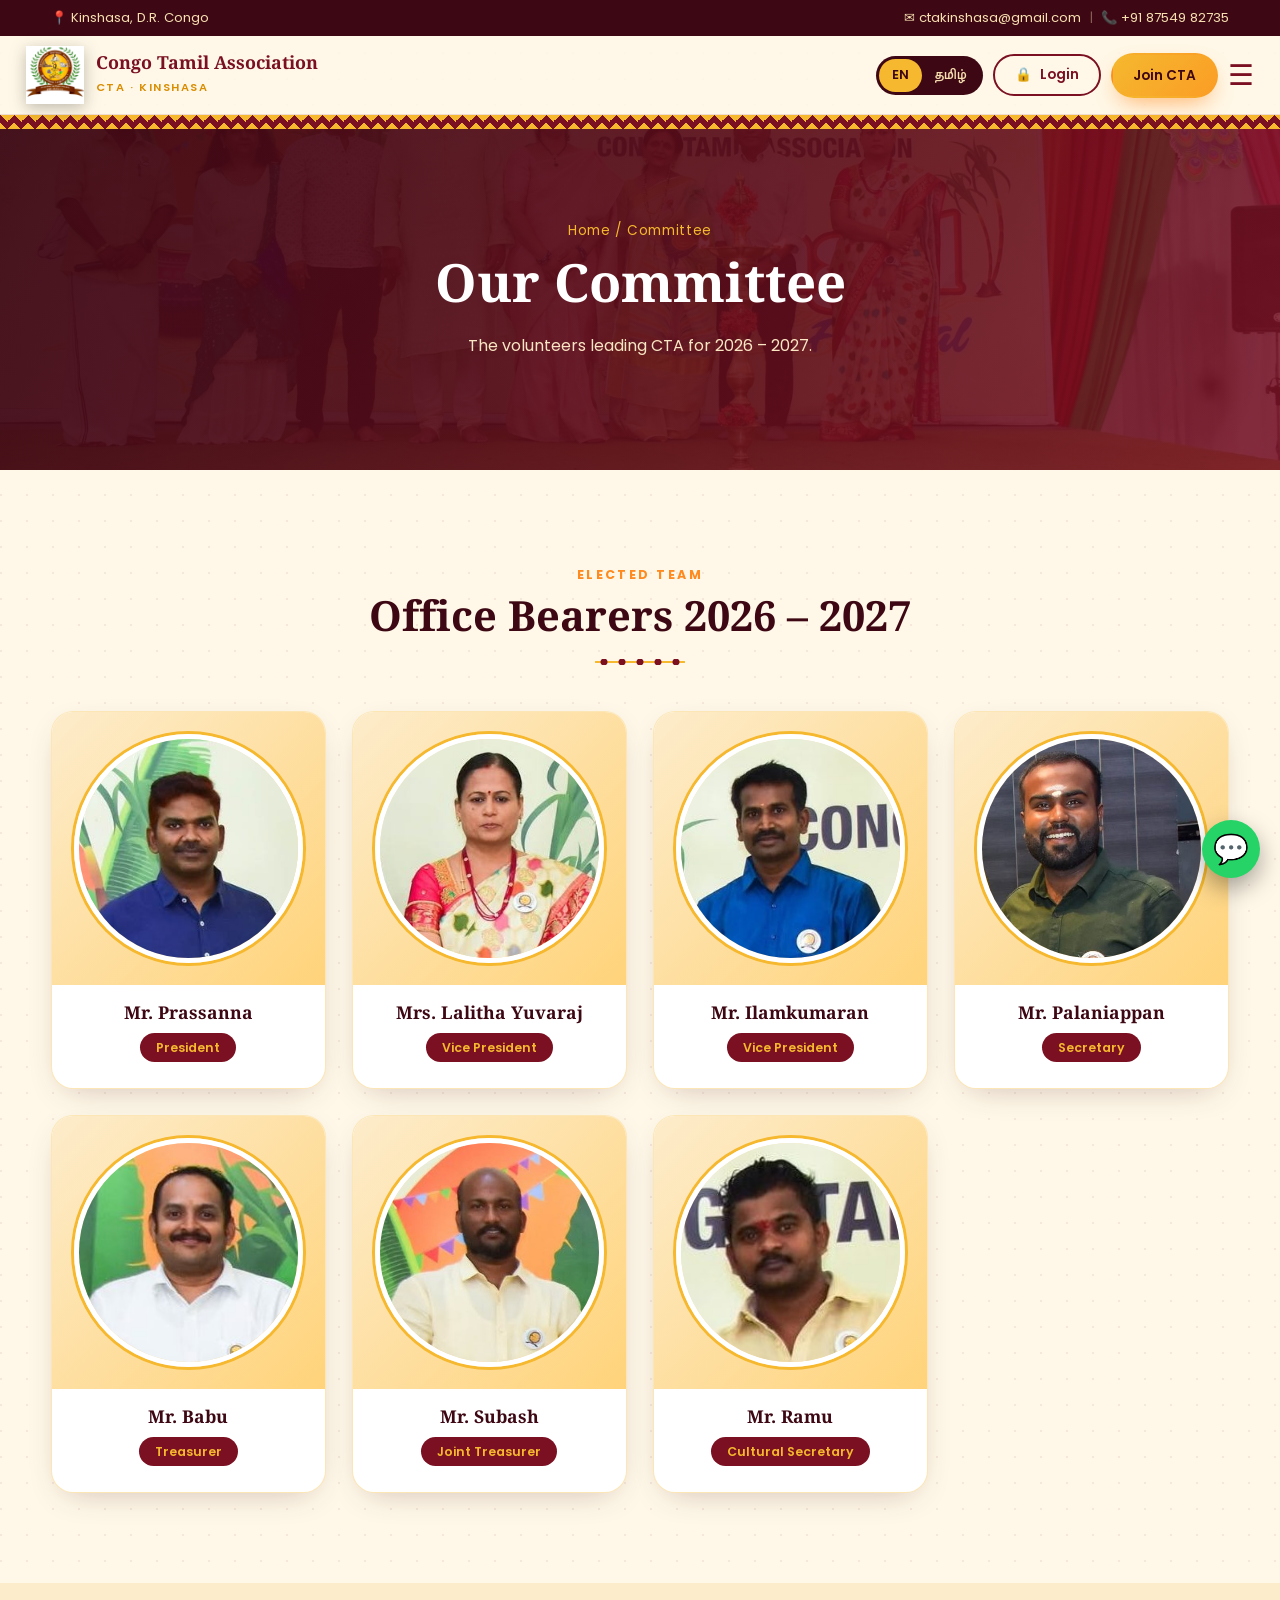
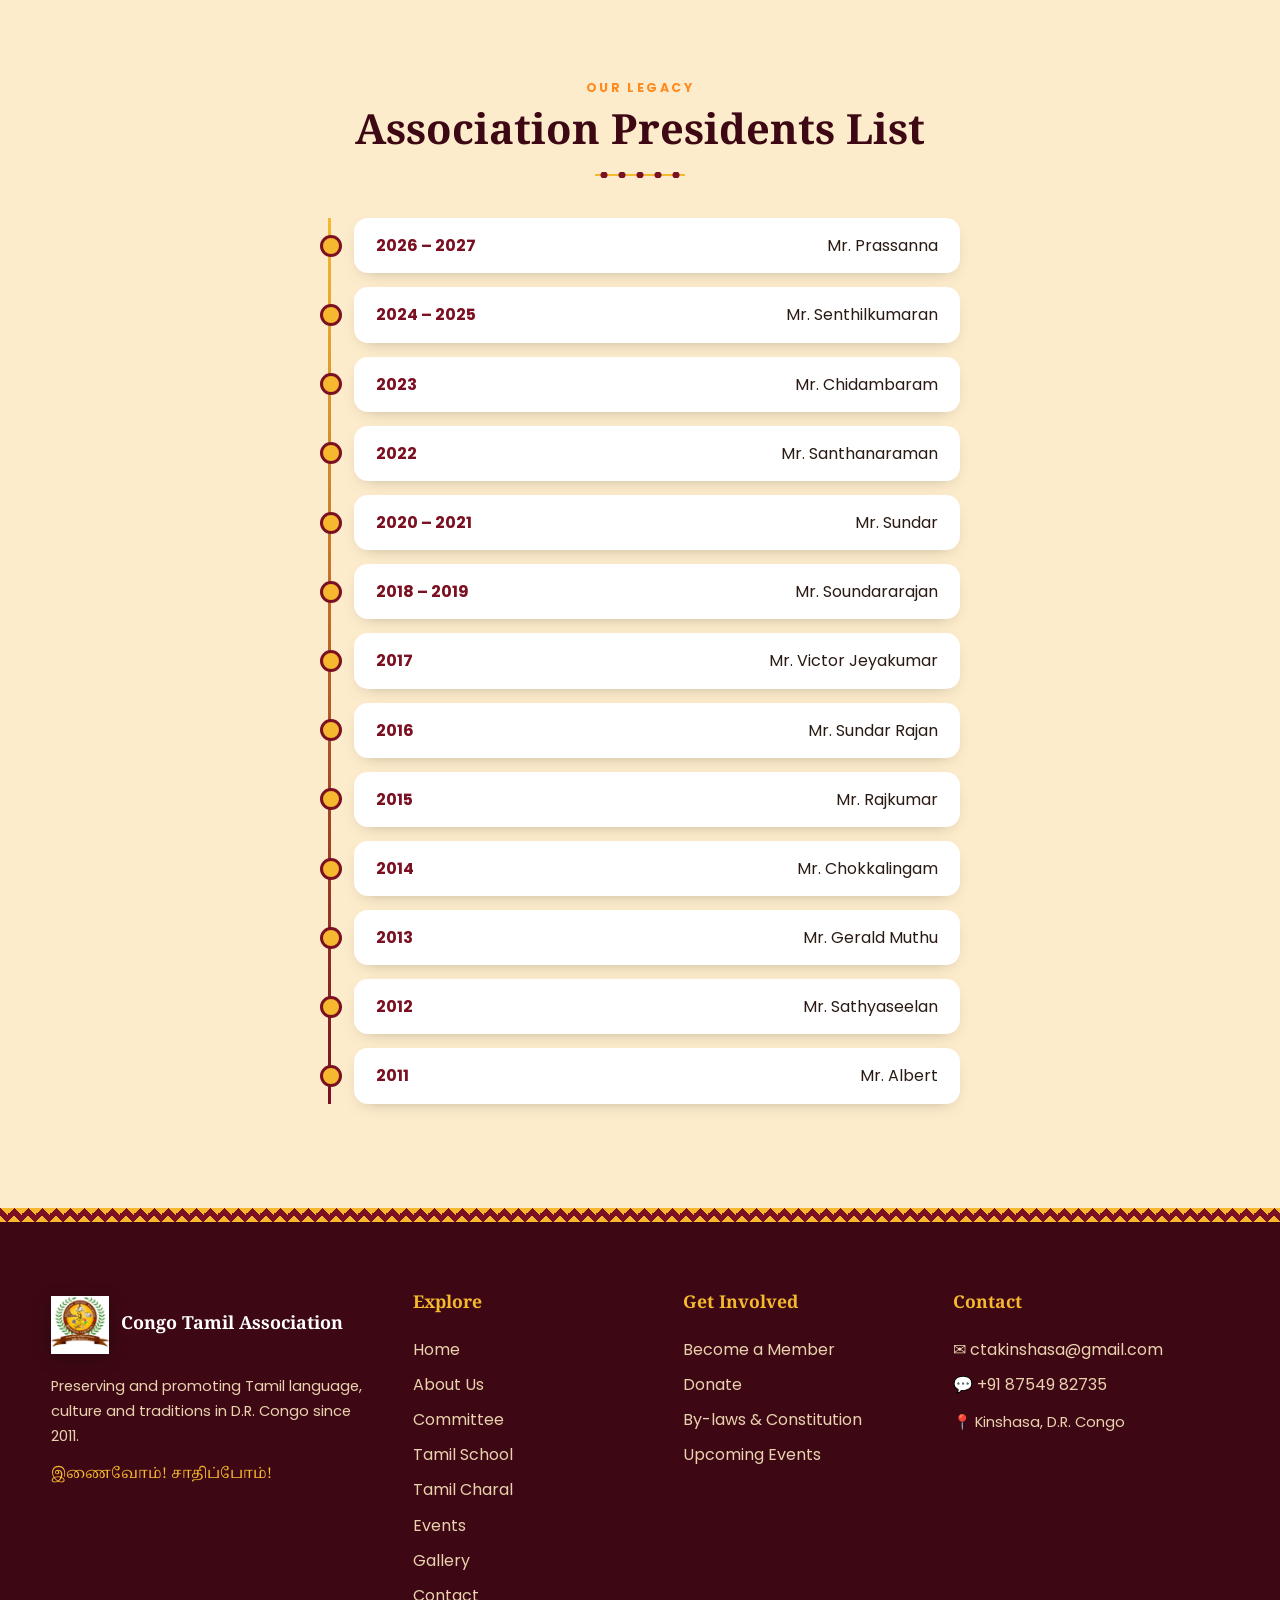
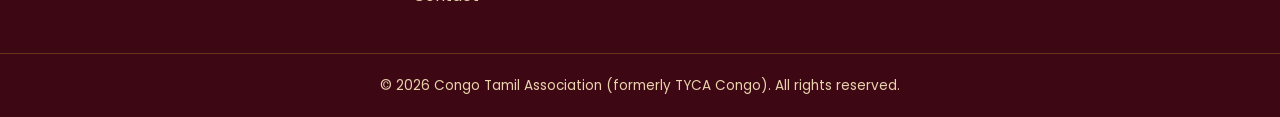
<file: committee.html>
<!DOCTYPE html>
<html lang="en">
<head>
<meta charset="UTF-8">
<meta name="viewport" content="width=device-width, initial-scale=1">
<title>Committee | நிர்வாகக் குழு – Congo Tamil Association</title>
<link rel="icon" href="images/cropped-CTA-LOGO-2023-3-scaled-1.jpg">
<link rel="stylesheet" href="css/style.css">
</head>
<body data-page="committee" data-lang="en">

<section class="page-hero"><div class="container">
  <div class="crumbs"><a href="index.html">Home</a> / <span class="en">Committee</span><span class="ta">நிர்வாகக் குழு</span></div>
  <h1><span class="en">Our Committee</span><span class="ta">எங்கள் நிர்வாகக் குழு</span></h1>
  <p class="en">The volunteers leading CTA for 2026 – 2027.</p>
  <p class="ta">2026 – 2027 ஆண்டுக்கான CTA-வை வழிநடத்தும் தன்னார்வலர்கள்.</p>
</div></section>

<section class="section"><div class="container center">
  <span class="eyebrow en">Elected team</span><span class="eyebrow ta">தேர்ந்தெடுக்கப்பட்ட குழு</span>
  <h2 class="title"><span class="en">Office Bearers 2026 – 2027</span><span class="ta">நிர்வாகிகள் 2026 – 2027</span></h2>
  <div class="grid g4" style="margin-top:46px">
    <div class="person reveal"><div class="ph"><img src="images/lalitha-akka-edited-3.jpg" alt="Mr. Prassanna"></div><h3>Mr. Prassanna</h3><span class="role"><span class="en">President</span><span class="ta">தலைவர்</span></span></div>
    <div class="person reveal"><div class="ph"><img src="images/lalitha-akka-edited.jpg" alt="Mrs. Lalitha Yuvaraj"></div><h3>Mrs. Lalitha Yuvaraj</h3><span class="role"><span class="en">Vice President</span><span class="ta">துணைத் தலைவர்</span></span></div>
    <div class="person reveal"><div class="ph"><img src="images/lalitha-akka-edited-2.jpg" alt="Mr. Ilamkumaran"></div><h3>Mr. Ilamkumaran</h3><span class="role"><span class="en">Vice President</span><span class="ta">துணைத் தலைவர்</span></span></div>
    <div class="person reveal"><div class="ph"><img src="images/Palani-1-edited-1.jpg" alt="Mr. Palaniappan"></div><h3>Mr. Palaniappan</h3><span class="role"><span class="en">Secretary</span><span class="ta">செயலாளர்</span></span></div>
    <div class="person reveal"><div class="ph"><img src="images/lalitha-akka-edited-6.jpg" alt="Mr. Babu"></div><h3>Mr. Babu</h3><span class="role"><span class="en">Treasurer</span><span class="ta">பொருளாளர்</span></span></div>
    <div class="person reveal"><div class="ph"><img src="images/Subash-1-1.jpeg" alt="Mr. Subash"></div><h3>Mr. Subash</h3><span class="role"><span class="en">Joint Treasurer</span><span class="ta">துணைப் பொருளாளர்</span></span></div>
    <div class="person reveal"><div class="ph"><img src="images/lalitha-akka-edited-8.jpg" alt="Mr. Ramu"></div><h3>Mr. Ramu</h3><span class="role"><span class="en">Cultural Secretary</span><span class="ta">கலாச்சாரச் செயலாளர்</span></span></div>
  </div>
</div></section>

<section class="section" style="background:var(--sand)"><div class="container center">
  <span class="eyebrow en">Our legacy</span><span class="eyebrow ta">எங்கள் பாரம்பரியம்</span>
  <h2 class="title"><span class="en">Association Presidents List</span><span class="ta">சங்கத் தலைவர்கள் பட்டியல்</span></h2>
  <ul class="timeline" style="text-align:left">
    <li><b>2026 – 2027</b><span>Mr. Prassanna</span></li>
    <li><b>2024 – 2025</b><span>Mr. Senthilkumaran</span></li>
    <li><b>2023</b><span>Mr. Chidambaram</span></li>
    <li><b>2022</b><span>Mr. Santhanaraman</span></li>
    <li><b>2020 – 2021</b><span>Mr. Sundar</span></li>
    <li><b>2018 – 2019</b><span>Mr. Soundararajan</span></li>
    <li><b>2017</b><span>Mr. Victor Jeyakumar</span></li>
    <li><b>2016</b><span>Mr. Sundar Rajan</span></li>
    <li><b>2015</b><span>Mr. Rajkumar</span></li>
    <li><b>2014</b><span>Mr. Chokkalingam</span></li>
    <li><b>2013</b><span>Mr. Gerald Muthu</span></li>
    <li><b>2012</b><span>Mr. Sathyaseelan</span></li>
    <li><b>2011</b><span>Mr. Albert</span></li>
  </ul>
</div></section>

<script src="js/main.js"></script>
</body>
</html>
</file>
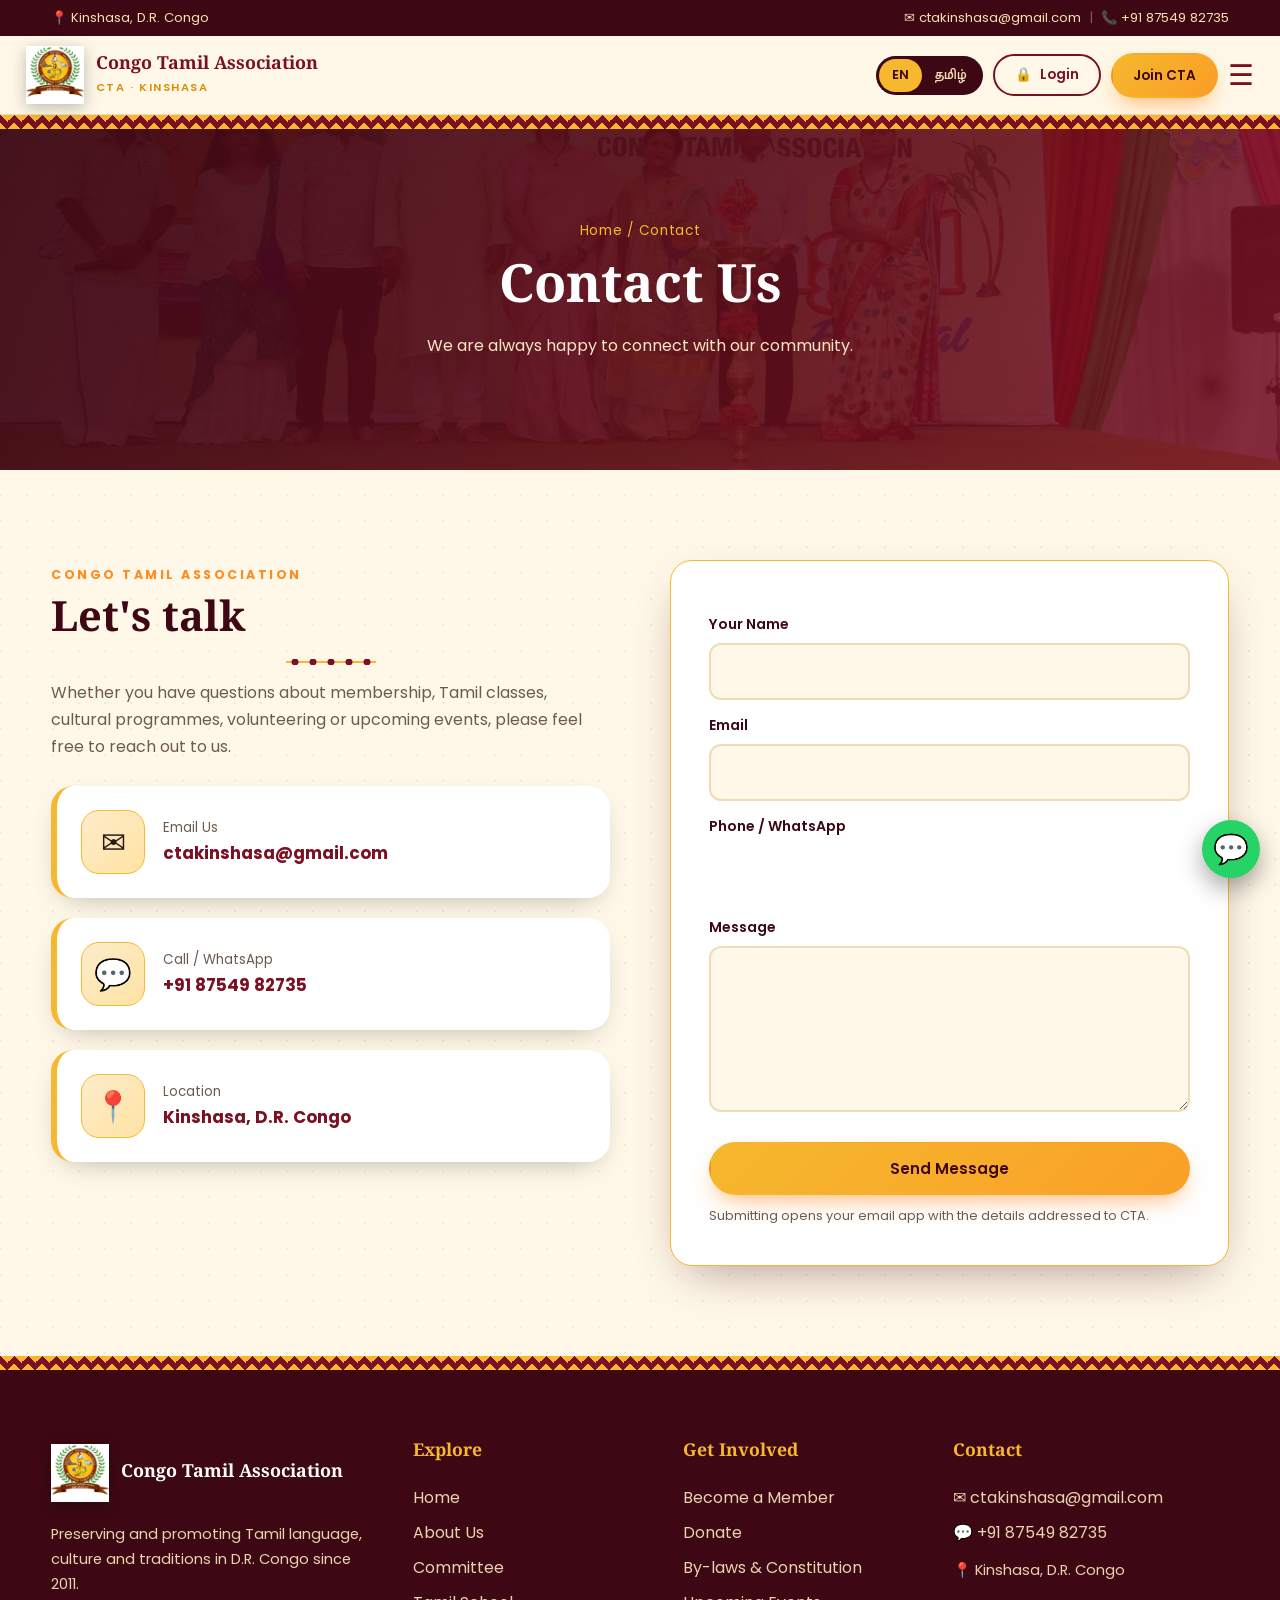
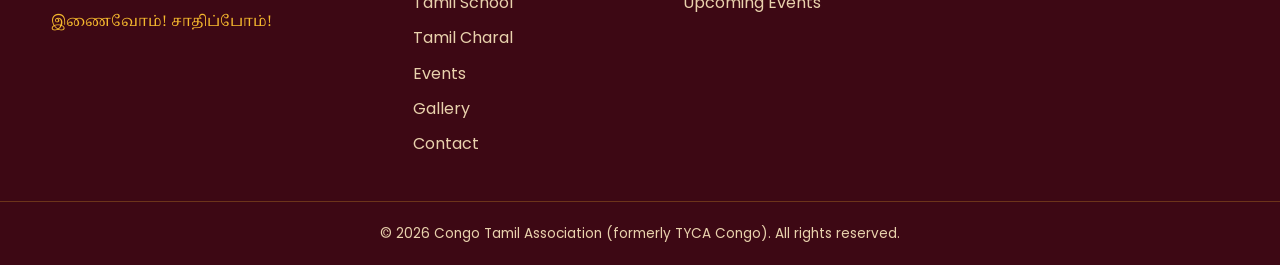
<file: contact.html>
<!DOCTYPE html>
<html lang="en">
<head>
<meta charset="UTF-8">
<meta name="viewport" content="width=device-width, initial-scale=1">
<title>Contact Us | தொடர்புக்கு – Congo Tamil Association</title>
<link rel="icon" href="images/cropped-CTA-LOGO-2023-3-scaled-1.jpg">
<link rel="stylesheet" href="css/style.css">
</head>
<body data-page="contact" data-lang="en">

<section class="page-hero"><div class="container">
  <div class="crumbs"><a href="index.html">Home</a> / <span class="en">Contact</span><span class="ta">தொடர்புக்கு</span></div>
  <h1><span class="en">Contact Us</span><span class="ta">தொடர்பு கொள்ள</span></h1>
  <p class="en">We are always happy to connect with our community.</p>
  <p class="ta">எங்கள் சமூகத்துடன் இணைவதில் எப்போதும் மகிழ்ச்சி.</p>
</div></section>

<section class="section"><div class="container split" style="align-items:start">
  <div class="reveal">
    <span class="eyebrow en">Congo Tamil Association</span><span class="eyebrow ta">காங்கோ தமிழ்ச் சங்கம்</span>
    <h2 class="title left" style="text-align:left"><span class="en">Let's talk</span><span class="ta">பேசலாம் வாருங்கள்</span></h2>
    <p class="en" style="margin-bottom:26px;color:var(--muted)">Whether you have questions about membership, Tamil classes, cultural programmes, volunteering or upcoming events, please feel free to reach out to us.</p>
    <p class="ta" style="margin-bottom:26px;color:var(--muted)">உறுப்பினர் சேர்க்கை, தமிழ் வகுப்புகள், கலை நிகழ்ச்சிகள், தன்னார்வப் பணி, வரவிருக்கும் நிகழ்வுகள் குறித்து எந்தக் கேள்வியாக இருந்தாலும் தயங்காமல் தொடர்பு கொள்ளுங்கள்.</p>
    <a class="contact-card" href="mailto:ctakinshasa@gmail.com"><div class="ico">✉</div><div><small><span class="en">Email Us</span><span class="ta">மின்னஞ்சல்</span></small><b>ctakinshasa@gmail.com</b></div></a>
    <a class="contact-card" href="https://wa.me/918754982735"><div class="ico">💬</div><div><small><span class="en">Call / WhatsApp</span><span class="ta">அழைக்க / வாட்ஸ்அப்</span></small><b>+91 87549 82735</b></div></a>
    <div class="contact-card"><div class="ico">📍</div><div><small><span class="en">Location</span><span class="ta">இடம்</span></small><b><span class="en">Kinshasa, D.R. Congo</span><span class="ta">கின்சாசா, காங்கோ</span></b></div></div>
  </div>
  <form class="form reveal" data-mail="Message to Congo Tamil Association">
    <label><span class="en">Your Name</span><span class="ta">உங்கள் பெயர்</span></label><input name="Name" required>
    <label><span class="en">Email</span><span class="ta">மின்னஞ்சல்</span></label><input type="email" name="Email" required>
    <label><span class="en">Phone / WhatsApp</span><span class="ta">தொலைபேசி / வாட்ஸ்அப்</span></label><input type="tel" name="Phone">
    <label><span class="en">Message</span><span class="ta">செய்தி</span></label><textarea name="Message" rows="5" required></textarea>
    <button class="btn btn-gold" type="submit"><span class="en">Send Message</span><span class="ta">செய்தி அனுப்புக</span></button>
    <p style="font-size:.8rem;color:var(--muted);margin-top:10px"><span class="en">Submitting opens your email app with the details addressed to CTA.</span><span class="ta">அனுப்பும்போது உங்கள் மின்னஞ்சல் செயலி CTA முகவரியுடன் திறக்கும்.</span></p>
  </form>
</div></section>

<script src="js/main.js"></script>
</body>
</html>
</file>
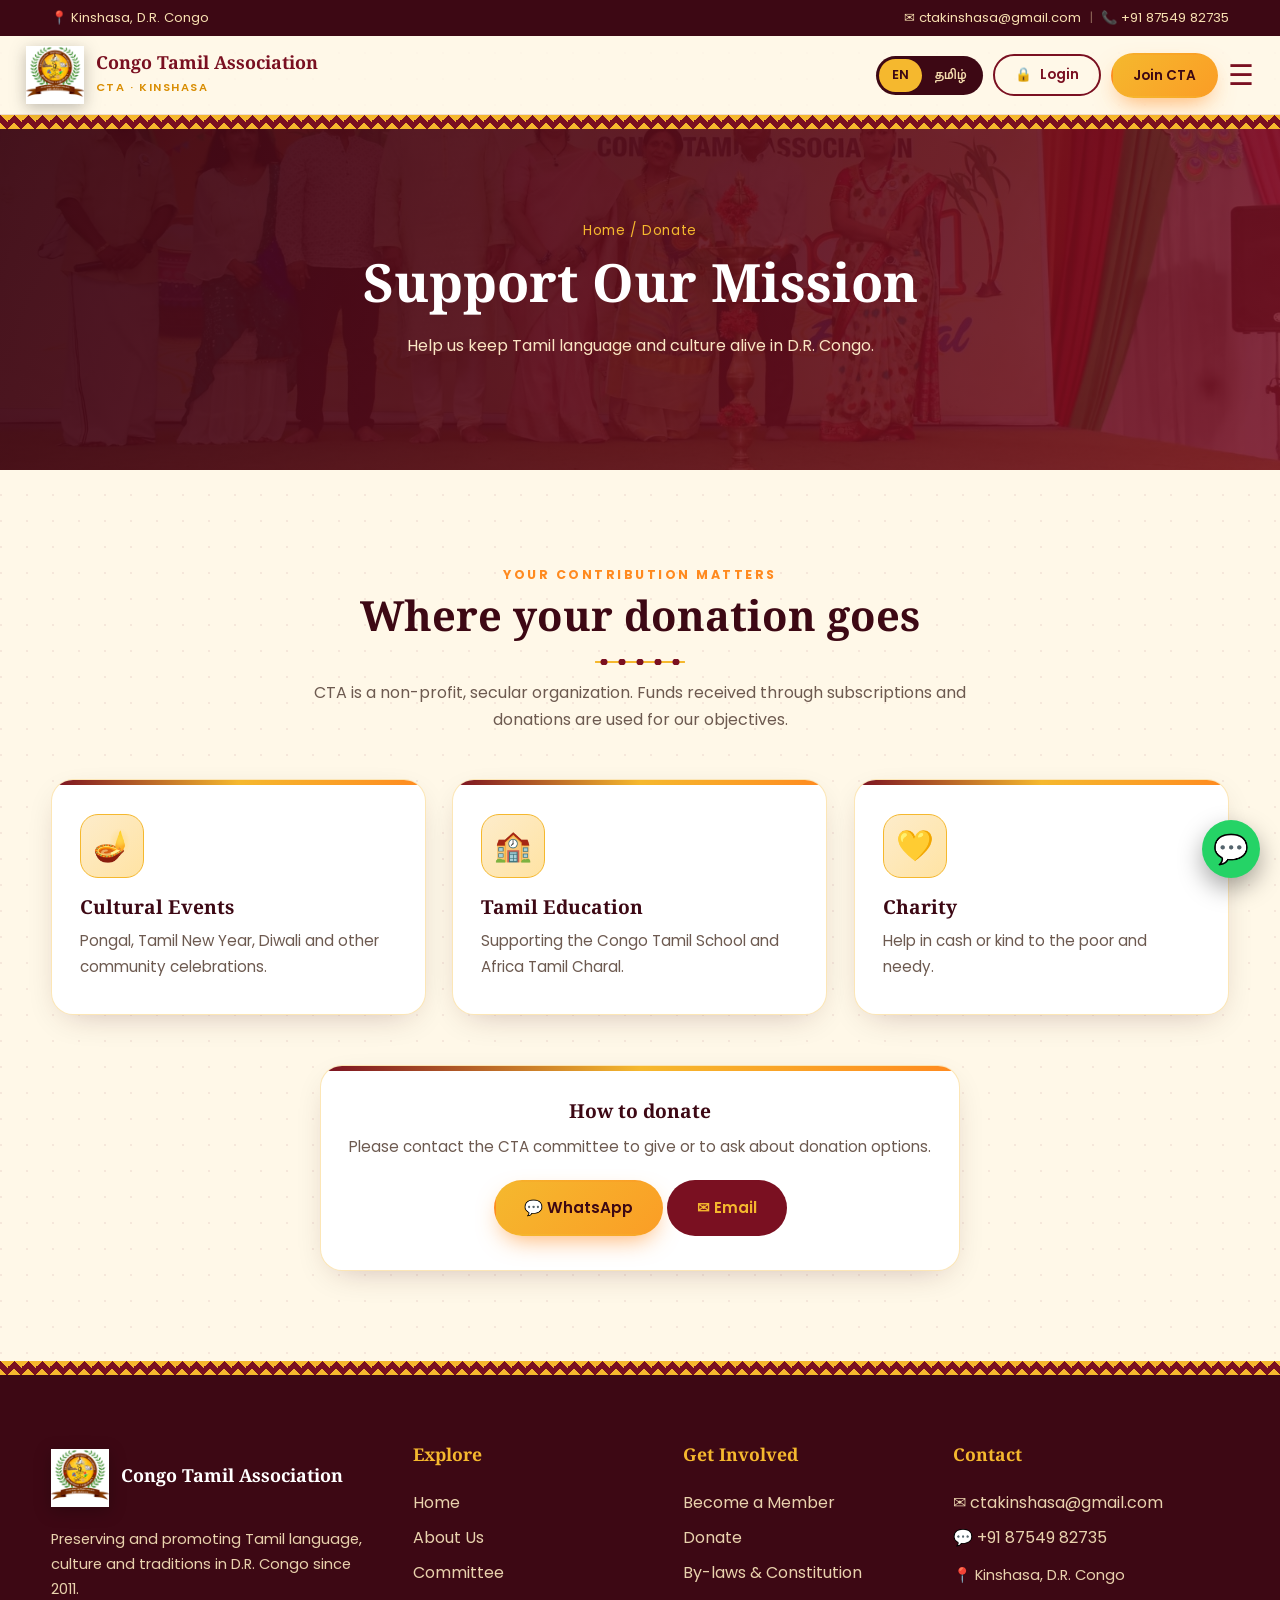
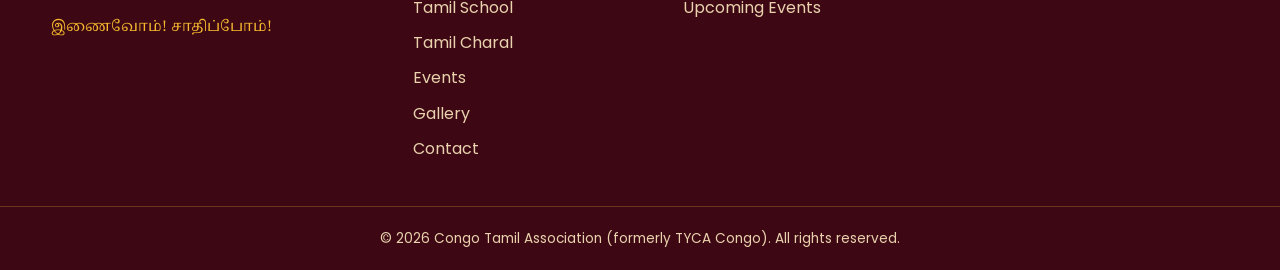
<file: donate.html>
<!DOCTYPE html>
<html lang="en">
<head>
<meta charset="UTF-8">
<meta name="viewport" content="width=device-width, initial-scale=1">
<title>Donate | நன்கொடை – Congo Tamil Association</title>
<link rel="icon" href="images/cropped-CTA-LOGO-2023-3-scaled-1.jpg">
<link rel="stylesheet" href="css/style.css">
</head>
<body data-page="donate" data-lang="en">

<section class="page-hero"><div class="container">
  <div class="crumbs"><a href="index.html">Home</a> / <span class="en">Donate</span><span class="ta">நன்கொடை</span></div>
  <h1><span class="en">Support Our Mission</span><span class="ta">எங்கள் பணிக்கு ஆதரவளியுங்கள்</span></h1>
  <p class="en">Help us keep Tamil language and culture alive in D.R. Congo.</p>
  <p class="ta">காங்கோவில் தமிழ் மொழியும் பண்பாடும் தழைக்க உதவுங்கள்.</p>
</div></section>

<section class="section"><div class="container center">
  <span class="eyebrow en">Your contribution matters</span><span class="eyebrow ta">உங்கள் பங்களிப்பு முக்கியம்</span>
  <h2 class="title"><span class="en">Where your donation goes</span><span class="ta">உங்கள் நன்கொடை எதற்கு?</span></h2>
  <p class="lead"><span class="en">CTA is a non-profit, secular organization. Funds received through subscriptions and donations are used for our objectives.</span><span class="ta">CTA இலாப நோக்கற்ற, சமயச் சார்பற்ற அமைப்பு. சந்தா, நன்கொடைகள் மூலம் பெறும் நிதி எங்கள் நோக்கங்களுக்காகப் பயன்படுகிறது.</span></p>
  <div class="grid g3" style="margin-top:46px;text-align:left">
    <div class="card reveal"><div class="ico">🪔</div><h3><span class="en">Cultural Events</span><span class="ta">பண்பாட்டு நிகழ்வுகள்</span></h3><p class="en">Pongal, Tamil New Year, Diwali and other community celebrations.</p><p class="ta">பொங்கல், தமிழ்ப் புத்தாண்டு, தீபாவளி மற்றும் சமூக விழாக்கள்.</p></div>
    <div class="card reveal"><div class="ico">🏫</div><h3><span class="en">Tamil Education</span><span class="ta">தமிழ்க் கல்வி</span></h3><p class="en">Supporting the Congo Tamil School and Africa Tamil Charal.</p><p class="ta">காங்கோ தமிழ்ப்பள்ளி, ஆப்பிரிக்கத் தமிழ்ச்சாரலுக்கு ஆதரவு.</p></div>
    <div class="card reveal"><div class="ico">💛</div><h3><span class="en">Charity</span><span class="ta">அறக்கொடை</span></h3><p class="en">Help in cash or kind to the poor and needy.</p><p class="ta">ஏழை, எளியோருக்குப் பணமாகவோ பொருளாகவோ உதவி.</p></div>
  </div>
  <div class="card reveal" style="max-width:640px;margin:50px auto 0;text-align:center">
    <h3><span class="en">How to donate</span><span class="ta">நன்கொடை அளிப்பது எப்படி?</span></h3>
    <p class="en" style="margin:10px 0 20px">Please contact the CTA committee to give or to ask about donation options.</p>
    <p class="ta" style="margin:10px 0 20px">நன்கொடை அளிக்க அல்லது வழிமுறைகளை அறிய CTA குழுவைத் தொடர்பு கொள்ளுங்கள்.</p>
    <a class="btn btn-gold" href="https://wa.me/918754982735">💬 WhatsApp</a>
    <a class="btn btn-maroon" href="mailto:ctakinshasa@gmail.com">✉ Email</a>
  </div>
</div></section>

<script src="js/main.js"></script>
</body>
</html>
</file>
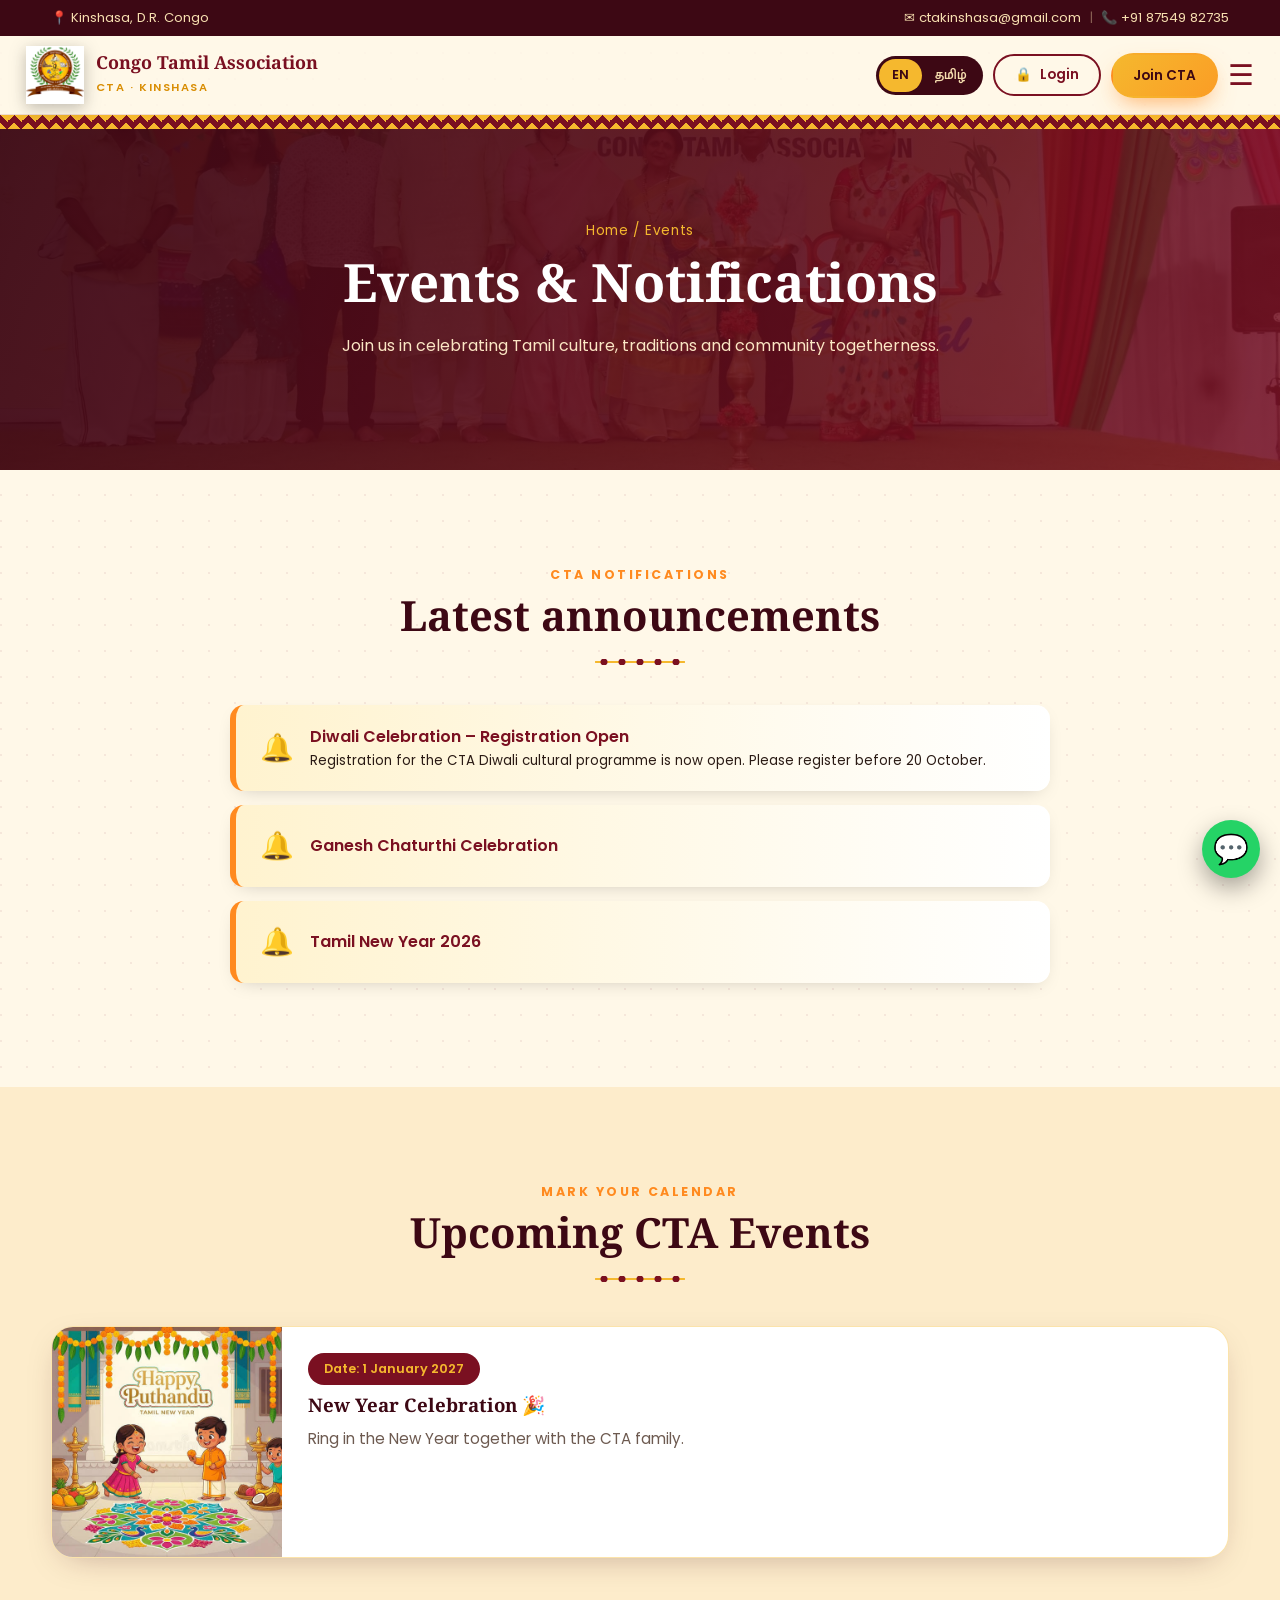
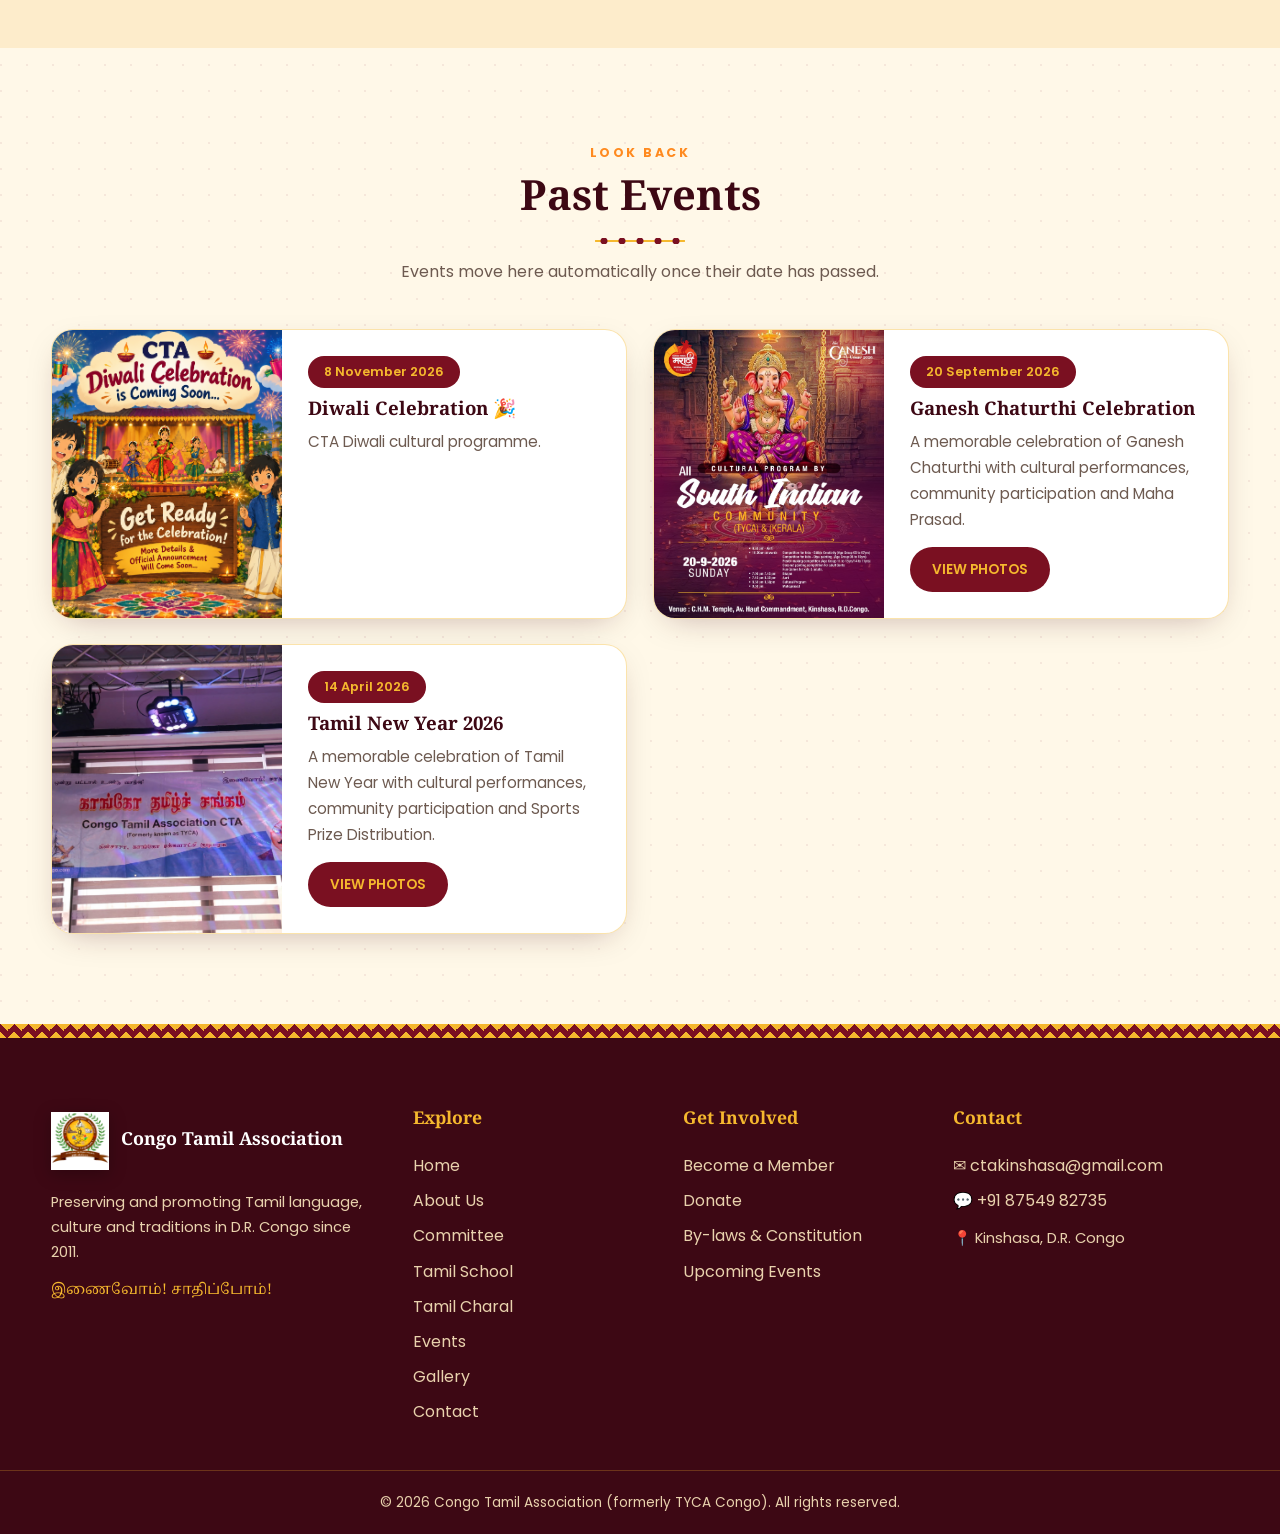
<file: events.html>
<!DOCTYPE html>
<html lang="en">
<head>
<meta charset="UTF-8">
<meta name="viewport" content="width=device-width, initial-scale=1">
<title>Events & Notifications | நிகழ்வுகள் – Congo Tamil Association</title>
<link rel="icon" href="images/cropped-CTA-LOGO-2023-3-scaled-1.jpg">
<link rel="stylesheet" href="css/style.css">
</head>
<body data-page="events" data-lang="en">

<section class="page-hero"><div class="container">
  <div class="crumbs"><a href="index.html">Home</a> / <span class="en">Events</span><span class="ta">நிகழ்வுகள்</span></div>
  <h1><span class="en">Events & Notifications</span><span class="ta">நிகழ்வுகள் & அறிவிப்புகள்</span></h1>
  <p class="en">Join us in celebrating Tamil culture, traditions and community togetherness.</p>
  <p class="ta">தமிழ்ப் பண்பாடு, மரபுகள், சமூக ஒற்றுமையைக் கொண்டாட எங்களுடன் இணையுங்கள்.</p>
</div></section>

<section class="section"><div class="container">
  <div class="center">
    <span class="eyebrow en">CTA Notifications</span><span class="eyebrow ta">CTA அறிவிப்புகள்</span>
    <h2 class="title"><span class="en">Latest announcements</span><span class="ta">சமீபத்திய அறிவிப்புகள்</span></h2>
    <div class="admin-bar"><button class="btn btn-gold" id="addAnnBtn" type="button">＋ <span class="en">ADD ANNOUNCEMENT</span><span class="ta">அறிவிப்பு சேர்க்க</span></button></div>
  </div>
  <div id="annList" style="max-width:820px;margin:40px auto 0"></div>
</div></section>

<section class="section" style="background:var(--sand)"><div class="container">
  <div class="center">
    <span class="eyebrow en">Mark your calendar</span><span class="eyebrow ta">குறித்துக்கொள்ளுங்கள்</span>
    <h2 class="title"><span class="en">Upcoming CTA Events</span><span class="ta">வரவிருக்கும் நிகழ்வுகள்</span></h2>
    <div class="admin-bar"><button class="btn btn-gold" id="addEvBtn" type="button">＋ <span class="en">ADD EVENT</span><span class="ta">நிகழ்வு சேர்க்க</span></button></div>
  </div>
  <div id="upList" style="display:grid;gap:28px;margin-top:44px"></div>
</div></section>

<section class="section"><div class="container">
  <div class="center">
    <span class="eyebrow en">Look back</span><span class="eyebrow ta">நினைவுகள்</span>
    <h2 class="title"><span class="en">Past Events</span><span class="ta">கடந்த நிகழ்வுகள்</span></h2>
    <p class="lead"><span class="en">Events move here automatically once their date has passed.</span><span class="ta">நிகழ்வின் நாள் கடந்ததும் தானாக இங்கு வரும்.</span></p>
  </div>
  <div id="pastList" class="grid g2" style="margin-top:44px"></div>
</div></section>

<div class="modal" id="annModal" role="dialog" aria-modal="true" aria-labelledby="annH"><div class="modal-box">
  <button class="modal-x" type="button" aria-label="Close" data-close>✕</button>
  <h3 id="annH"><span class="en">Add Announcement</span><span class="ta">அறிவிப்பு சேர்க்க</span></h3>
  <form id="annForm" novalidate>
    <label for="anTitle"><span class="en">Title</span><span class="ta">தலைப்பு</span></label>
    <input id="anTitle" maxlength="150" required>
    <label for="anDesc"><span class="en">Description</span><span class="ta">விளக்கம்</span></label>
    <textarea id="anDesc" maxlength="500" required></textarea>
    <div class="form-err" id="anErr" role="alert"></div>
    <button class="btn btn-gold" type="submit"><span class="en">Save</span><span class="ta">சேமி</span></button>
  </form>
</div></div>

<div class="modal" id="evModal" role="dialog" aria-modal="true" aria-labelledby="evH"><div class="modal-box">
  <button class="modal-x" type="button" aria-label="Close" data-close>✕</button>
  <h3 id="evH"><span class="en">Add Event</span><span class="ta">நிகழ்வு சேர்க்க</span></h3>
  <form id="evForm" novalidate>
    <label for="evDate"><span class="en">Event date</span><span class="ta">நிகழ்வு நாள்</span></label>
    <input id="evDate" type="date" required>
    <label for="evTitle"><span class="en">Title</span><span class="ta">தலைப்பு</span></label>
    <input id="evTitle" maxlength="150" required>
    <label for="evDesc"><span class="en">Description</span><span class="ta">விளக்கம்</span></label>
    <textarea id="evDesc" maxlength="600" required></textarea>
    <label for="evImg"><span class="en">Event image (JPG/PNG, max 5 MB)</span><span class="ta">நிகழ்வுப் படம் (அதிகபட்சம் 5 MB)</span></label>
    <input id="evImg" type="file" accept="image/*" required>
    <img class="img-preview" id="evPrev" alt="Preview">
    <label for="evPhotos"><span class="en">Photos link, e.g. Facebook album (optional – shown after the event)</span><span class="ta">படங்கள் இணைப்பு (விருப்பம் – நிகழ்வுக்குப் பின் காட்டப்படும்)</span></label>
    <input id="evPhotos" type="url" placeholder="https://www.facebook.com/...">
    <div class="form-err" id="evErr" role="alert"></div>
    <button class="btn btn-gold" type="submit"><span class="en">Save Event</span><span class="ta">சேமி</span></button>
  </form>
</div></div>

<script src="js/db.js"></script>
<script src="js/main.js"></script>
<script>
/* Events page: announcements + events (upcoming / look back), stored via js/db.js (browser IndexedDB). */
(function () {
  const MAX_IMG = 5 << 20;
  const anns = CTADB.collection('announcements'), events = CTADB.collection('events');
  const el = (tag, cls, ...kids) => { const e = document.createElement(tag); if (cls) e.className = cls; e.append(...kids); return e; };
  // Bilingual text for starter items (titleTa set); plain text for admin-added items
  const T = (en, ta) => { const f = document.createDocumentFragment();
    [['en', en], ['ta', ta]].forEach(([c, t]) => f.append(el('span', c, t))); return f; };
  const txt = (o, k) => o[k + 'Ta'] ? T(o[k], o[k + 'Ta']) : document.createTextNode(o[k] || '');
  let urls = [];
  const blobUrl = f => { const u = URL.createObjectURL(f); urls.push(u); return u; };
  const fmt = d => new Date(d + 'T00:00:00').toLocaleDateString('en-GB', { day: 'numeric', month: 'long', year: 'numeric' });
  const todayStr = () => { const n = new Date(); return n.getFullYear() + '-' + String(n.getMonth() + 1).padStart(2, '0') + '-' + String(n.getDate()).padStart(2, '0'); };
  const delBtn = (what, remove) => { const b = el('button', 'btn btn-danger btn-sm del-btn', '🗑 ', T('DELETE', 'நீக்கு')); b.type = 'button';
    b.onclick = async () => { if (CTAAuth.isAdmin() && confirm('Delete "' + what.title + '"?')) { await remove(); render(); } }; return b; };

  function annCard(a) {
    const head = el('b', null, txt(a, 'title')); head.style.cssText = 'color:var(--maroon);font-weight:600';
    const body = el('div', null, head);
    if (a.description) { const s = el('small', null, txt(a, 'description')); s.style.display = 'block'; body.append(s); }
    const d = delBtn(a, () => anns.remove(a.id)); d.style.marginLeft = 'auto';
    return el('div', 'notice in', el('span', 'bell', '🔔'), body, d);
  }

  function eventCard(ev, past) {
    const img = el('img'); img.src = ev.image ? blobUrl(ev.image) : ev.imageUrl; img.alt = ev.title; img.loading = 'lazy';
    const body = el('div', 'body', el('span', 'date-tag', (past ? '' : 'Date: ') + fmt(ev.date)), el('h3', null, txt(ev, 'title')));
    if (ev.description) body.append(el('p', null, txt(ev, 'description')));
    if (past && ev.photosUrl) { const a = el('a', 'btn btn-maroon btn-sm', T('VIEW PHOTOS', 'படங்களைக் காண')); a.href = ev.photosUrl; a.target = '_blank'; a.rel = 'noopener'; body.append(a, ' '); }
    body.append(delBtn(ev, () => events.remove(ev.id)));
    return el('div', 'event in', img, body);
  }

  const empty = (en, ta) => el('p', 'empty-note', T(en, ta));
  async function render() {
    urls.forEach(u => URL.revokeObjectURL(u)); urls = [];
    try {
      const [A, E] = await Promise.all([anns.list(), events.list()]);
      const today = todayStr();
      A.sort((a, b) => b.createdAt - a.createdAt);
      const up = E.filter(e => e.date >= today).sort((a, b) => a.date.localeCompare(b.date));
      const past = E.filter(e => e.date < today).sort((a, b) => b.date.localeCompare(a.date));
      document.getElementById('annList').replaceChildren(...(A.length ? A.map(annCard) : [empty('No announcements.', 'அறிவிப்புகள் இல்லை.')]));
      document.getElementById('upList').replaceChildren(...(up.length ? up.map(e => eventCard(e, false)) : [empty('No upcoming events right now.', 'வரவிருக்கும் நிகழ்வுகள் இல்லை.')]));
      document.getElementById('pastList').replaceChildren(...(past.length ? past.map(e => eventCard(e, true)) : [empty('No past events yet.', 'கடந்த நிகழ்வுகள் இல்லை.')]));
    } catch (x) { document.getElementById('annList').textContent = 'Could not open local database: ' + x.message; }
  }
  render();

  // ----- popups -----
  const wire = (modal, btn, form) => {
    const close = () => modal.classList.remove('open');
    btn.onclick = () => { if (!CTAAuth.isAdmin()) return; form.reset(); form.querySelector('.form-err').textContent = ''; form.querySelectorAll('.img-preview').forEach(i => i.style.display = 'none'); modal.classList.add('open'); };
    modal.addEventListener('click', e => { if (e.target === modal || e.target.hasAttribute('data-close')) close(); });
    document.addEventListener('keydown', e => e.key === 'Escape' && close());
    CTAAuth.onChange(ok => { if (!ok) close(); });
    return close;
  };

  const annForm = document.getElementById('annForm');
  const closeAnn = wire(document.getElementById('annModal'), document.getElementById('addAnnBtn'), annForm);
  annForm.addEventListener('submit', async e => {
    e.preventDefault(); if (!CTAAuth.isAdmin()) return;
    const title = annForm.anTitle.value.trim(), description = annForm.anDesc.value.trim(), err = document.getElementById('anErr');
    if (!title || !description) { err.textContent = 'Title and description are required.'; return; }
    try { await anns.add({ title, description }); closeAnn(); render(); } catch (x) { err.textContent = 'Could not save: ' + x.message; }
  });

  const evForm = document.getElementById('evForm'), prev = document.getElementById('evPrev');
  const closeEv = wire(document.getElementById('evModal'), document.getElementById('addEvBtn'), evForm);
  document.getElementById('evImg').onchange = e => {
    const f = e.target.files[0]; if (prev.src.startsWith('blob:')) URL.revokeObjectURL(prev.src);
    if (f && f.type.startsWith('image/')) { prev.src = URL.createObjectURL(f); prev.style.display = 'block'; } else prev.style.display = 'none';
  };
  evForm.addEventListener('submit', async e => {
    e.preventDefault(); if (!CTAAuth.isAdmin()) return;
    const date = evForm.evDate.value, title = evForm.evTitle.value.trim(), description = evForm.evDesc.value.trim();
    const image = evForm.evImg.files[0], photosUrl = evForm.evPhotos.value.trim(), err = document.getElementById('evErr');
    const fail = m => { err.textContent = m; };
    if (!date) return fail('Please choose the event date.');
    if (!title || !description) return fail('Title and description are required.');
    if (!image || !image.type.startsWith('image/')) return fail('Please choose an event image.');
    if (image.size > MAX_IMG) return fail('Image must be 5 MB or smaller.');
    if (photosUrl && !/^https?:\/\//i.test(photosUrl)) return fail('Photos link must start with http:// or https://');
    try { await events.add({ date, title, description, image, photosUrl }); closeEv(); render(); } catch (x) { fail('Could not save: ' + x.message); }
  });
})();
</script>
</body>
</html>
</file>
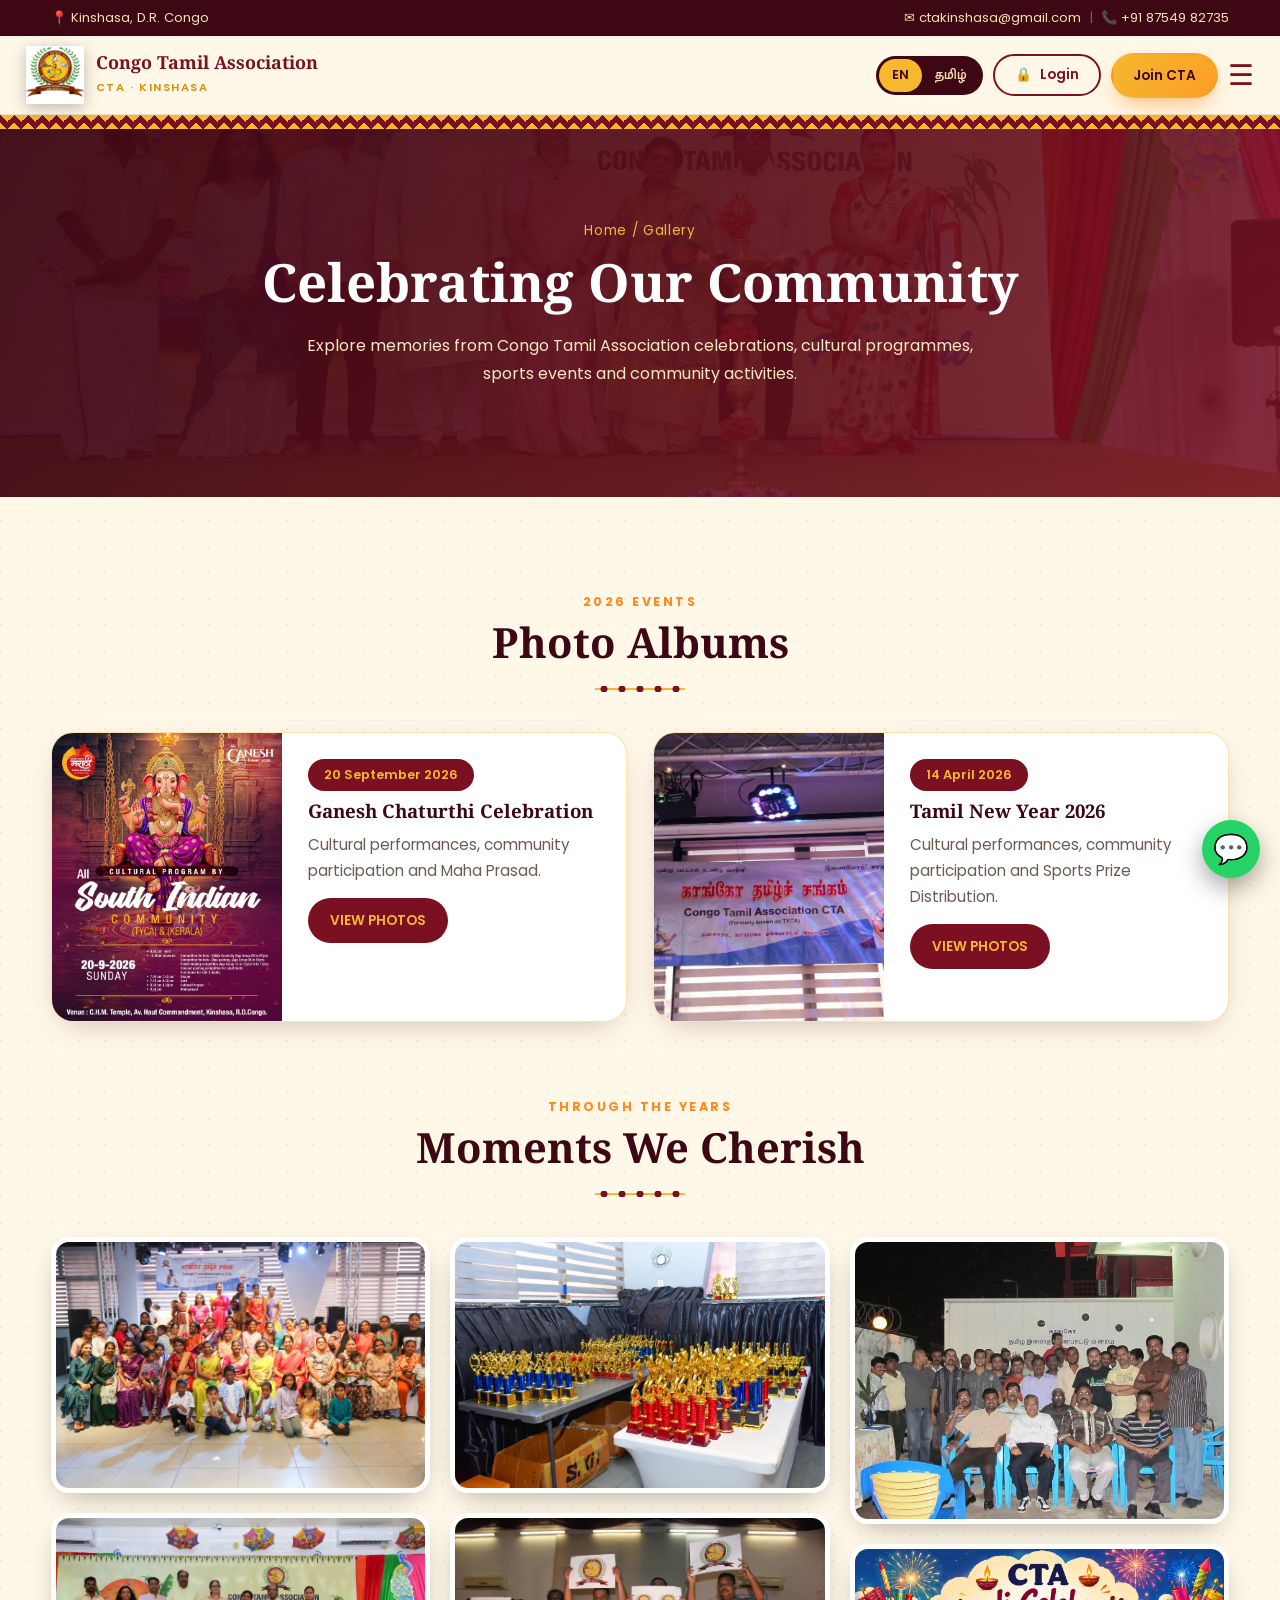
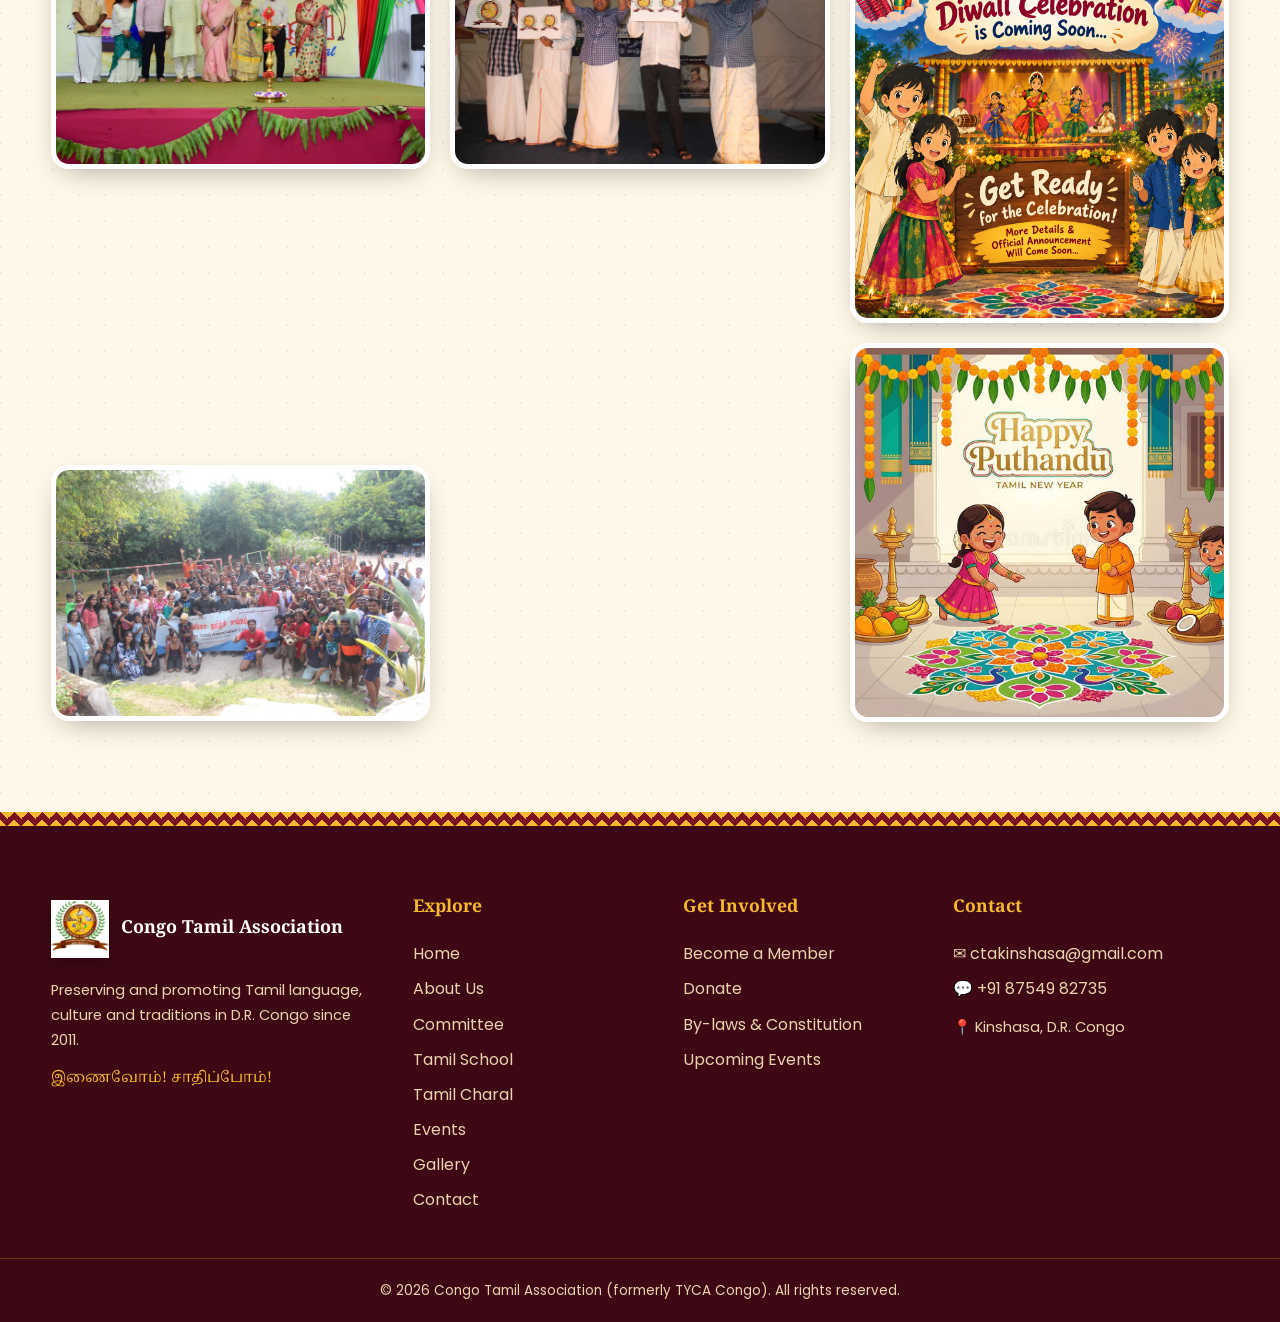
<file: gallery.html>
<!DOCTYPE html>
<html lang="en">
<head>
<meta charset="UTF-8">
<meta name="viewport" content="width=device-width, initial-scale=1">
<title>Gallery | படத்தொகுப்பு – Congo Tamil Association</title>
<link rel="icon" href="images/cropped-CTA-LOGO-2023-3-scaled-1.jpg">
<link rel="stylesheet" href="css/style.css">
</head>
<body data-page="gallery" data-lang="en">

<section class="page-hero"><div class="container">
  <div class="crumbs"><a href="index.html">Home</a> / <span class="en">Gallery</span><span class="ta">படத்தொகுப்பு</span></div>
  <h1><span class="en">Celebrating Our Community</span><span class="ta">நம் சமூகத்தின் கொண்டாட்டங்கள்</span></h1>
  <p class="en">Explore memories from Congo Tamil Association celebrations, cultural programmes, sports events and community activities.</p>
  <p class="ta">காங்கோ தமிழ்ச் சங்கத்தின் விழாக்கள், கலை நிகழ்ச்சிகள், விளையாட்டுகள், சமூக நிகழ்வுகளின் நினைவுகள்.</p>
</div></section>

<section class="section"><div class="container">
  <div class="center">
    <span class="eyebrow en">2026 Events</span><span class="eyebrow ta">2026 நிகழ்வுகள்</span>
    <h2 class="title"><span class="en">Photo Albums</span><span class="ta">புகைப்பட ஆல்பங்கள்</span></h2>
  </div>
  <div class="grid g2" style="margin:40px 0 70px">
    <div class="event reveal"><img src="images/CTA-SOuthindia-community.jpeg" alt=""><div class="body"><span class="date-tag">20 September 2026</span><h3><span class="en">Ganesh Chaturthi Celebration</span><span class="ta">விநாயகர் சதுர்த்தி கொண்டாட்டம்</span></h3><p class="en">Cultural performances, community participation and Maha Prasad.</p><p class="ta">கலை நிகழ்ச்சிகள், சமூகப் பங்கேற்பு, மகா பிரசாதம்.</p><a class="btn btn-maroon btn-sm" target="_blank" rel="noopener" href="https://www.facebook.com/congohindumandal.kinshasa"><span class="en">VIEW PHOTOS</span><span class="ta">படங்களைக் காண</span></a></div></div>
    <div class="event reveal"><img src="images/CTA-Tamil-New-Year.jpg" alt=""><div class="body"><span class="date-tag">14 April 2026</span><h3><span class="en">Tamil New Year 2026</span><span class="ta">தமிழ்ப் புத்தாண்டு 2026</span></h3><p class="en">Cultural performances, community participation and Sports Prize Distribution.</p><p class="ta">கலை நிகழ்ச்சிகள், சமூகப் பங்கேற்பு, விளையாட்டுப் பரிசளிப்பு.</p><a class="btn btn-maroon btn-sm" target="_blank" rel="noopener" href="https://www.facebook.com/media/set/?set=a.26550887897914404&type=3"><span class="en">VIEW PHOTOS</span><span class="ta">படங்களைக் காண</span></a></div></div>
  </div>

  <div class="center">
    <span class="eyebrow en">Through the years</span><span class="eyebrow ta">ஆண்டுகள் கடந்து</span>
    <h2 class="title"><span class="en">Moments We Cherish</span><span class="ta">நெஞ்சில் நிறைந்த தருணங்கள்</span></h2>
  </div>
  <div class="masonry" style="margin-top:40px">
    <figure><img src="images/Tamil-New-Year.jpeg" alt="Tamil New Year" loading="lazy"><figcaption>Tamil New Year · தமிழ்ப் புத்தாண்டு</figcaption></figure>
    <figure><img src="images/Pongal.jpeg" alt="Pongal" loading="lazy"><figcaption>Pongal · பொங்கல்</figcaption></figure>
    <figure><img src="images/CTA-Sports.jpeg" alt="Sports" loading="lazy"><figcaption>Sports · விளையாட்டு</figcaption></figure>
    <figure><img src="images/Picnic.jpeg" alt="Picnic" loading="lazy"><figcaption>Picnic · உலா</figcaption></figure>
    <figure><img src="images/Sports-Cups.jpg" alt="Sports cups" loading="lazy"><figcaption>Sports Cups · வெற்றிக் கோப்பைகள்</figcaption></figure>
    <figure><img src="images/Logo.jpeg" alt="Logo unveiling" loading="lazy"><figcaption>Logo Unveiling · சின்ன வெளியீடு</figcaption></figure>
    <figure><img src="images/Sports-Day.jpeg" alt="Sports Day" loading="lazy"><figcaption>Sports Day · விளையாட்டு நாள்</figcaption></figure>
    <figure><img src="images/TYCA.jpeg" alt="TYCA" loading="lazy"><figcaption>TYCA Days · TYCA நாட்கள்</figcaption></figure>
    <figure><img src="images/CTA-Diwali.png" alt="Diwali" loading="lazy"><figcaption>Diwali · தீபாவளி</figcaption></figure>
    <figure><img src="images/Happy-New-Year.jpeg" alt="New Year" loading="lazy"><figcaption>New Year · புத்தாண்டு</figcaption></figure>
  </div>
</div></section>

<script src="js/main.js"></script>
</body>
</html>
</file>
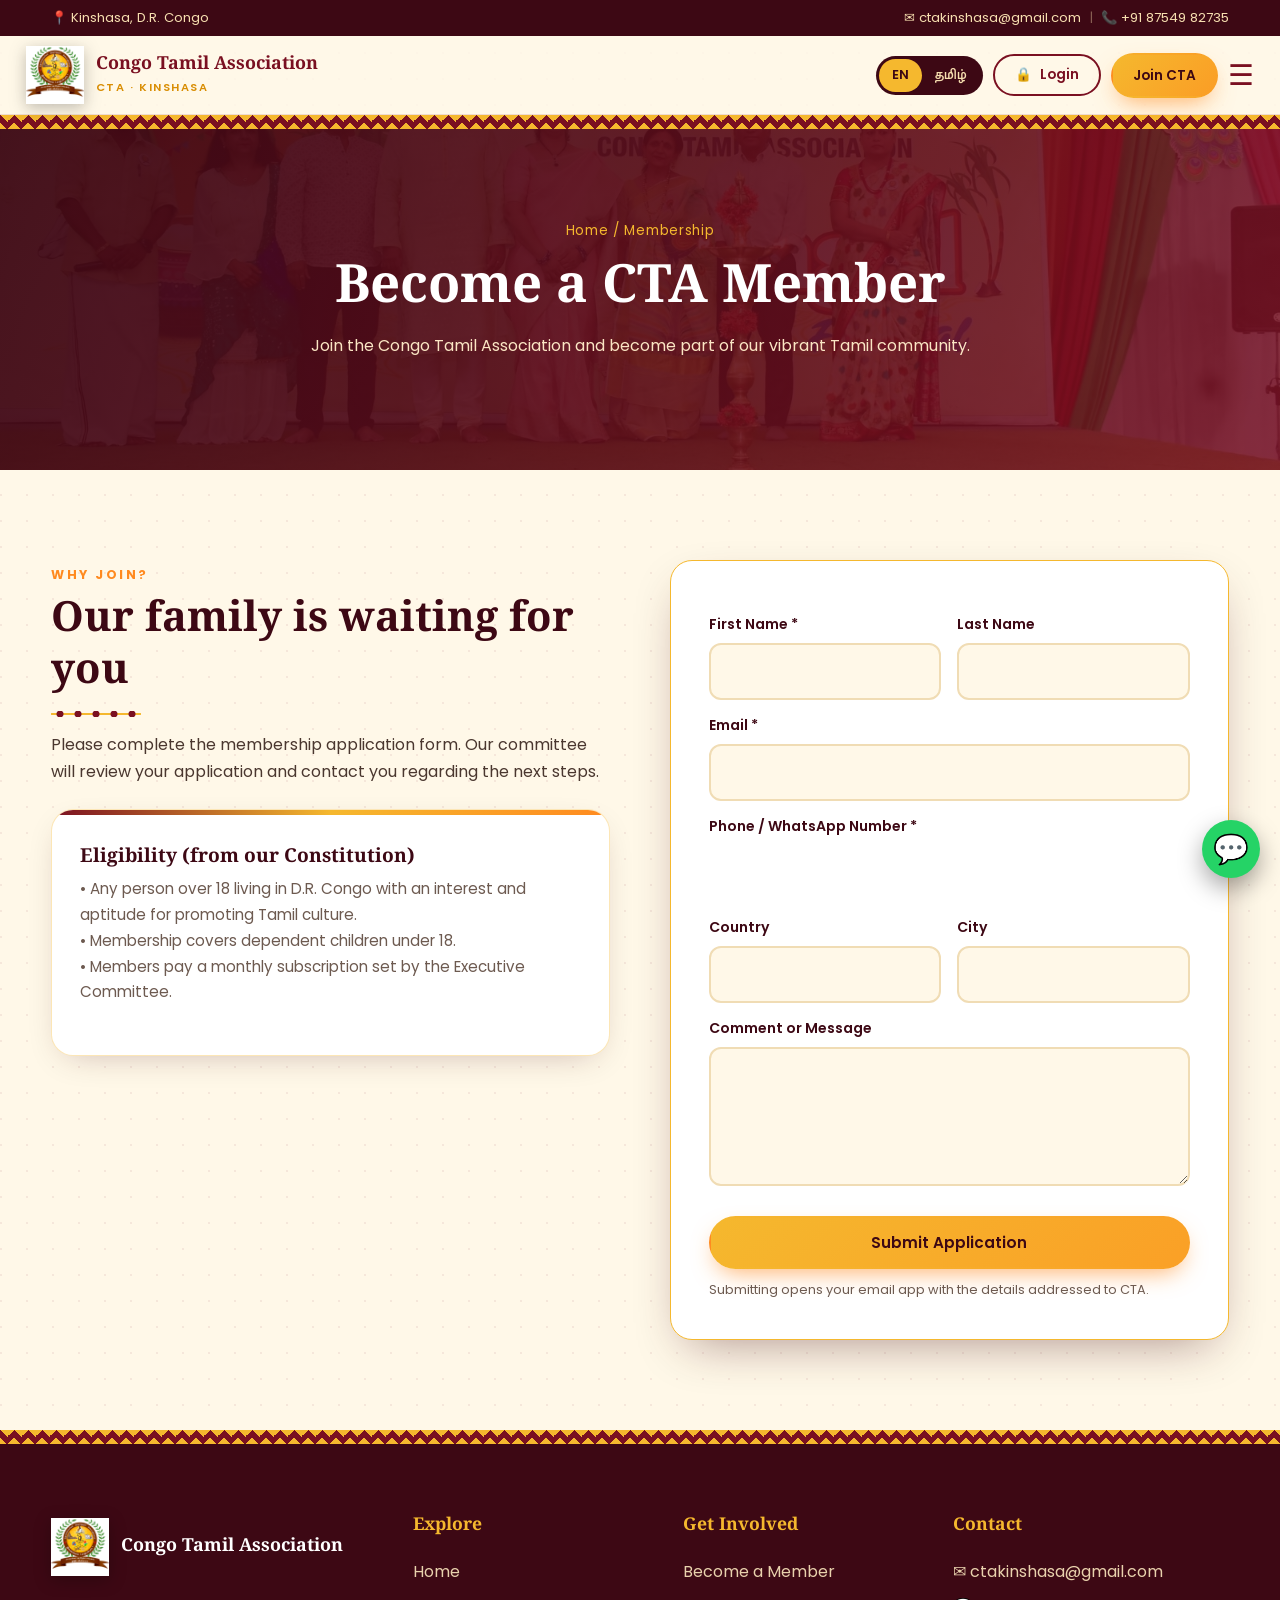
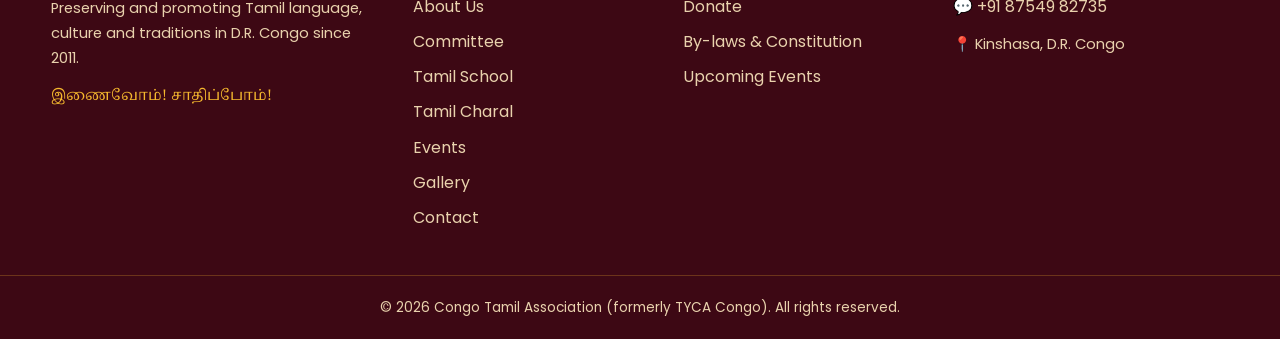
<file: membership.html>
<!DOCTYPE html>
<html lang="en">
<head>
<meta charset="UTF-8">
<meta name="viewport" content="width=device-width, initial-scale=1">
<title>Become a Member | உறுப்பினராகுங்கள் – Congo Tamil Association</title>
<link rel="icon" href="images/cropped-CTA-LOGO-2023-3-scaled-1.jpg">
<link rel="stylesheet" href="css/style.css">
</head>
<body data-page="membership" data-lang="en">

<section class="page-hero"><div class="container">
  <div class="crumbs"><a href="index.html">Home</a> / <span class="en">Membership</span><span class="ta">உறுப்பினர்</span></div>
  <h1><span class="en">Become a CTA Member</span><span class="ta">CTA உறுப்பினராகுங்கள்</span></h1>
  <p class="en">Join the Congo Tamil Association and become part of our vibrant Tamil community.</p>
  <p class="ta">காங்கோ தமிழ்ச் சங்கத்தில் இணைந்து எங்கள் துடிப்பான தமிழ் சமூகத்தின் அங்கமாகுங்கள்.</p>
</div></section>

<section class="section"><div class="container split" style="align-items:start">
  <div class="text left reveal">
    <span class="eyebrow en">Why join?</span><span class="eyebrow ta">ஏன் இணைய வேண்டும்?</span>
    <h2 class="title"><span class="en">Our family is waiting for you</span><span class="ta">உங்களுக்காகக் குடும்பம் காத்திருக்கிறது</span></h2>
    <p class="en">Please complete the membership application form. Our committee will review your application and contact you regarding the next steps.</p>
    <p class="ta">உறுப்பினர் விண்ணப்பப் படிவத்தை நிரப்புங்கள். எங்கள் குழு உங்கள் விண்ணப்பத்தைப் பரிசீலித்து, அடுத்த கட்டங்கள் குறித்துத் தொடர்பு கொள்ளும்.</p>
    <div class="card" style="margin-top:24px"><h3><span class="en">Eligibility (from our Constitution)</span><span class="ta">தகுதி (சட்டதிட்டப்படி)</span></h3>
      <p class="en">• Any person over 18 living in D.R. Congo with an interest and aptitude for promoting Tamil culture.<br>• Membership covers dependent children under 18.<br>• Members pay a monthly subscription set by the Executive Committee.</p>
      <p class="ta">• காங்கோவில் வசிக்கும், தமிழ்ப் பண்பாட்டை வளர்க்கும் ஆர்வமுள்ள 18 வயதுக்கு மேற்பட்டோர்.<br>• 18 வயதுக்குட்பட்ட சார்ந்த குழந்தைகளும் உறுப்பினர் குடும்பத்தில் அடங்குவர்.<br>• செயற்குழு நிர்ணயிக்கும் மாதச் சந்தாவைச் செலுத்த வேண்டும்.</p>
    </div>
  </div>
  <form class="form reveal" data-mail="CTA Membership Application">
    <div class="row2">
      <div><label><span class="en">First Name *</span><span class="ta">முதல் பெயர் *</span></label><input name="First name" required></div>
      <div><label><span class="en">Last Name</span><span class="ta">கடைசி பெயர்</span></label><input name="Last name"></div>
    </div>
    <label><span class="en">Email *</span><span class="ta">மின்னஞ்சல் *</span></label><input type="email" name="Email" required>
    <label><span class="en">Phone / WhatsApp Number *</span><span class="ta">தொலைபேசி / வாட்ஸ்அப் எண் *</span></label><input type="tel" name="Phone" required>
    <div class="row2">
      <div><label><span class="en">Country</span><span class="ta">நாடு</span></label><input name="Country"></div>
      <div><label><span class="en">City</span><span class="ta">நகரம்</span></label><input name="City"></div>
    </div>
    <label><span class="en">Comment or Message</span><span class="ta">கருத்து / செய்தி</span></label><textarea name="Message" rows="4"></textarea>
    <button class="btn btn-gold" type="submit"><span class="en">Submit Application</span><span class="ta">விண்ணப்பத்தை அனுப்புக</span></button>
    <p style="font-size:.8rem;color:var(--muted);margin-top:10px"><span class="en">Submitting opens your email app with the details addressed to CTA.</span><span class="ta">அனுப்பும்போது உங்கள் மின்னஞ்சல் செயலி CTA முகவரியுடன் திறக்கும்.</span></p>
  </form>
</div></section>

<script src="js/main.js"></script>
</body>
</html>
</file>
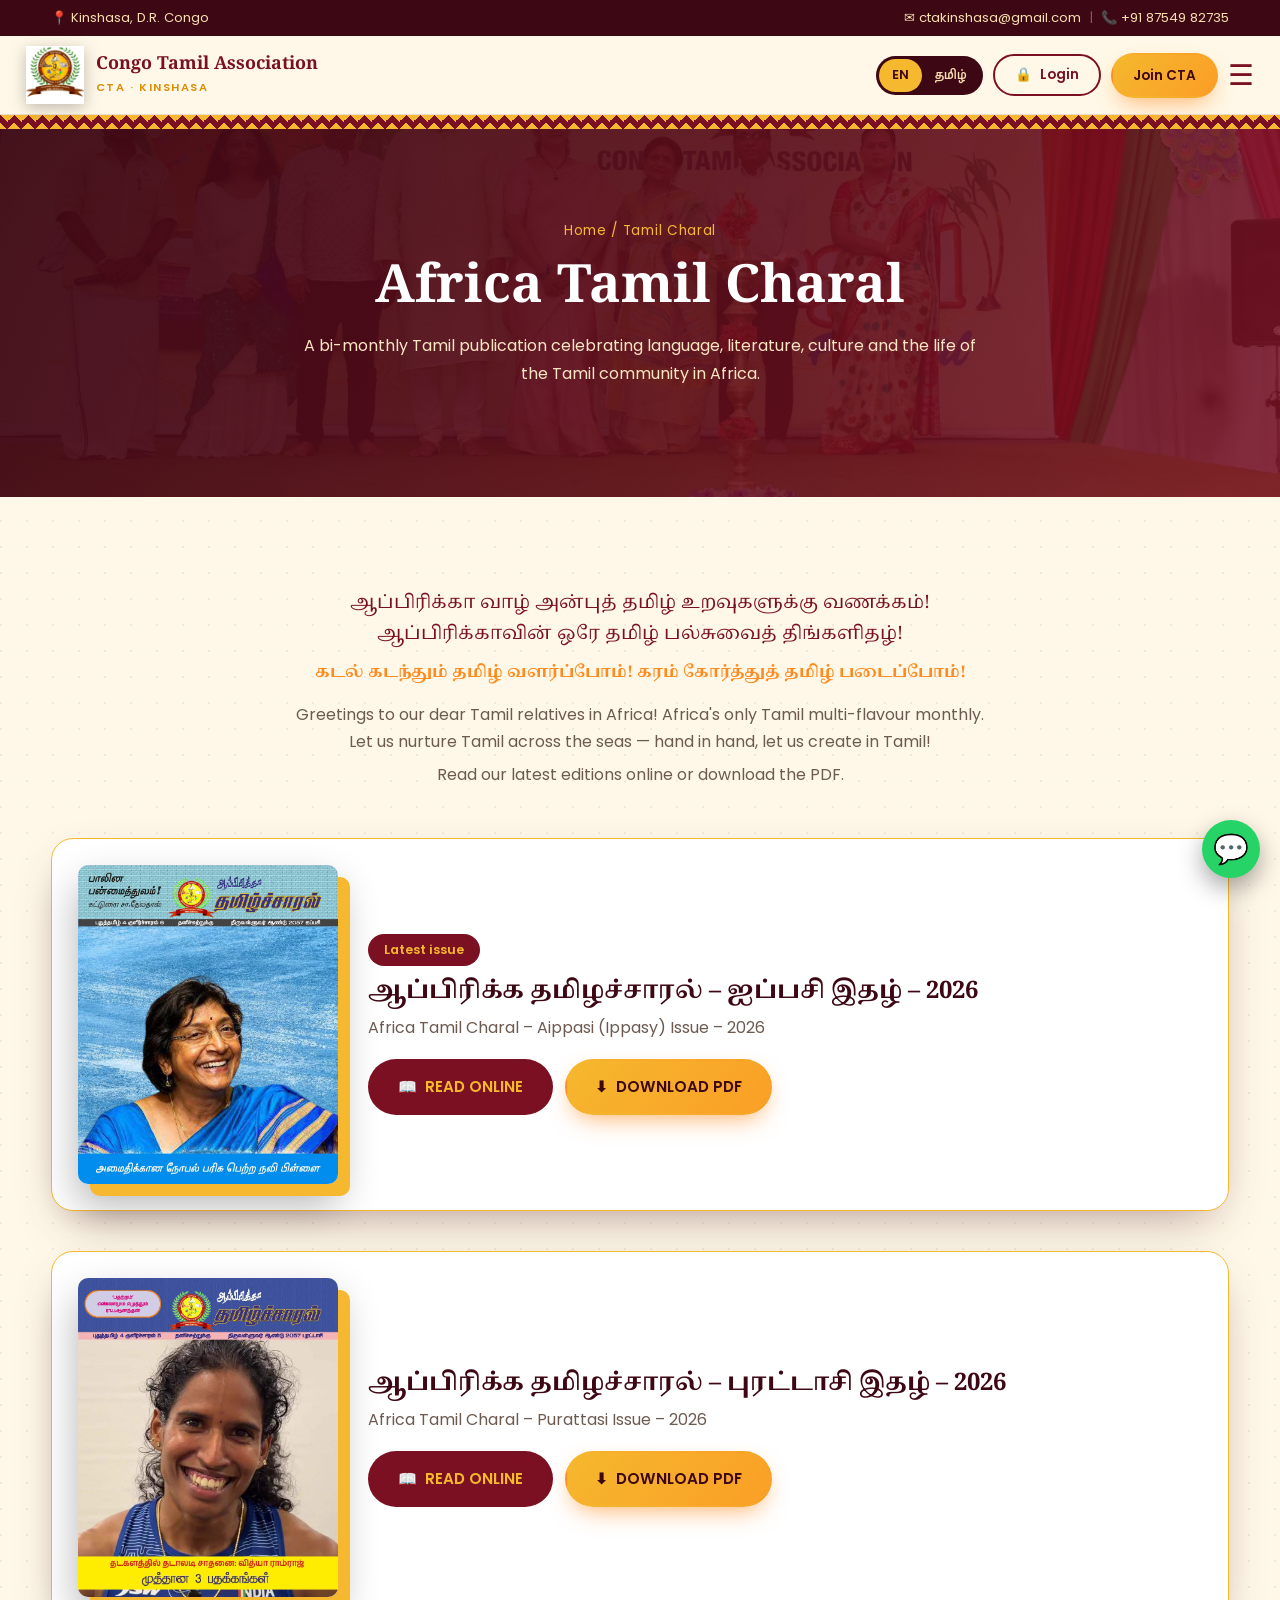
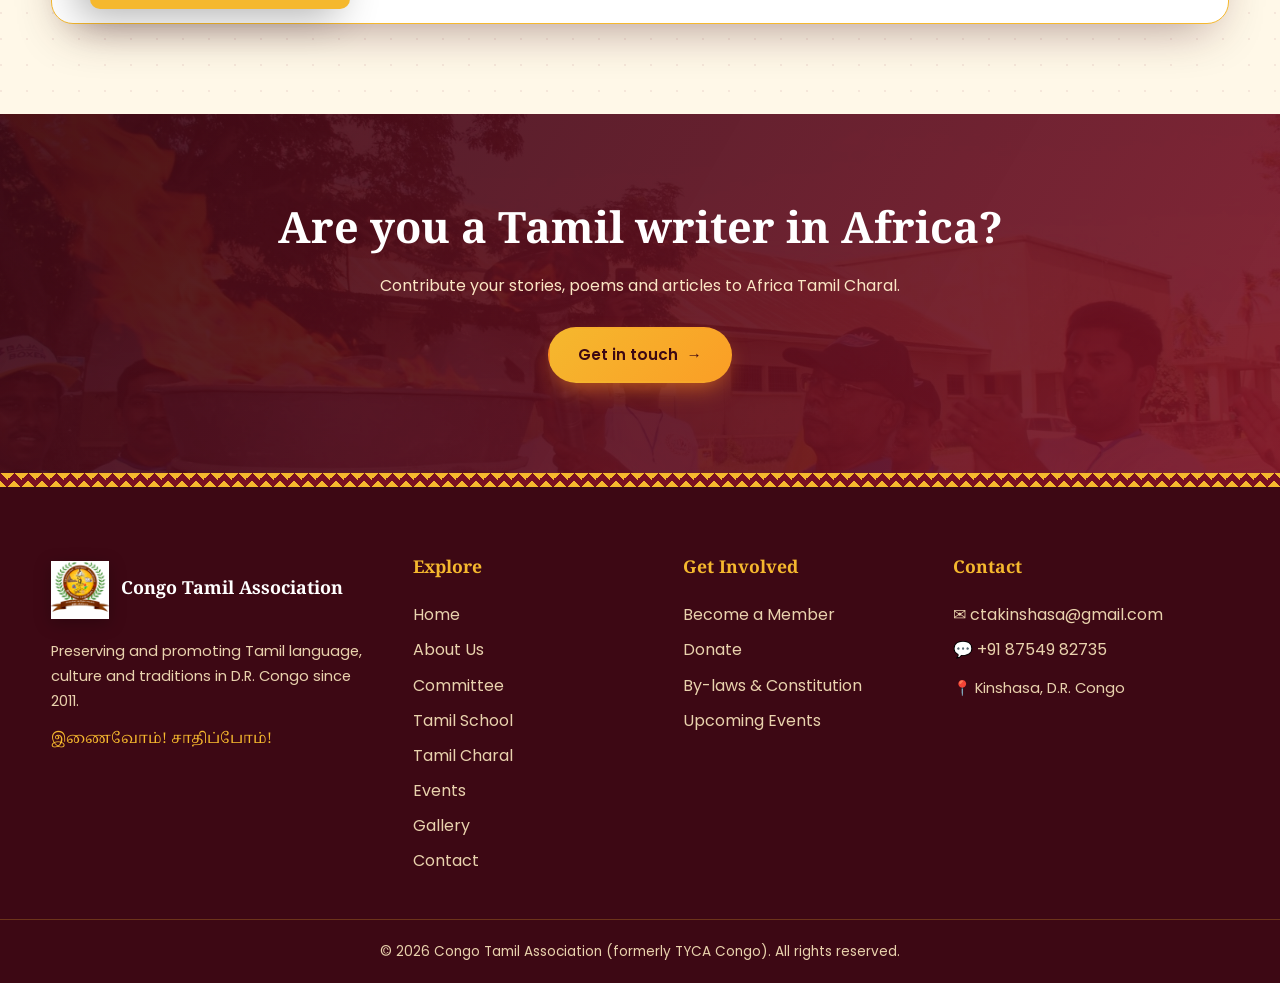
<file: tamil-charal.html>
<!DOCTYPE html>
<html lang="en">
<head>
<meta charset="UTF-8">
<meta name="viewport" content="width=device-width, initial-scale=1">
<title>Africa Tamil Charal | ஆப்பிரிக்கத் தமிழ்ச்சாரல்</title>
<link rel="icon" href="images/cropped-CTA-LOGO-2023-3-scaled-1.jpg">
<link rel="stylesheet" href="css/style.css">
</head>
<body data-page="charal" data-lang="en">

<section class="page-hero"><div class="container">
  <div class="crumbs"><a href="index.html">Home</a> / <span class="en">Tamil Charal</span><span class="ta">தமிழ்ச்சாரல்</span></div>
  <h1><span class="en">Africa Tamil Charal</span><span class="ta">ஆப்பிரிக்கத் தமிழ்ச்சாரல்</span></h1>
  <p class="en">A bi-monthly Tamil publication celebrating language, literature, culture and the life of the Tamil community in Africa.</p>
  <p class="ta">ஆப்பிரிக்காவில் வாழும் தமிழ் மக்களின் மொழி, இலக்கியம், பண்பாடு, வாழ்வைக் கொண்டாடும் தமிழ் இதழ்.</p>
</div></section>

<section class="section"><div class="container center">
  <p class="lead" style="font-family:var(--font-head);font-size:1.15rem;color:var(--maroon)">ஆப்பிரிக்கா வாழ் அன்புத் தமிழ் உறவுகளுக்கு வணக்கம்! ஆப்பிரிக்காவின் ஒரே தமிழ் பல்சுவைத் திங்களிதழ்!</p>
  <p class="lead" style="margin-top:10px;font-family:var(--font-head);font-weight:700;color:var(--saffron)">கடல் கடந்தும் தமிழ் வளர்ப்போம்! கரம் கோர்த்துத் தமிழ் படைப்போம்!</p>
  <p class="lead en" style="margin-top:14px">Greetings to our dear Tamil relatives in Africa! Africa's only Tamil multi-flavour monthly. Let us nurture Tamil across the seas — hand in hand, let us create in Tamil!</p>
  <p class="lead" style="margin-top:6px"><span class="en">Read our latest editions online or download the PDF.</span><span class="ta">சமீபத்திய இதழ்களை இணையத்தில் படிக்கலாம்; PDF-ஆகப் பதிவிறக்கலாம்.</span></p>

  <div class="admin-bar"><button class="btn btn-gold" id="addBookBtn" type="button">＋ <span class="en">ADD NEW BOOK</span><span class="ta">புதிய இதழ் சேர்க்க</span></button></div>

  <div id="bookList" style="display:grid;gap:40px;margin-top:50px;text-align:left"></div>
</div></section>

<section class="cta"><div class="container">
  <h2><span class="en">Are you a Tamil writer in Africa?</span><span class="ta">ஆப்பிரிக்காவில் வாழும் தமிழ் எழுத்தாளரா?</span></h2>
  <p class="en">Contribute your stories, poems and articles to Africa Tamil Charal.</p>
  <p class="ta">உங்கள் கதைகள், கவிதைகள், கட்டுரைகளை ஆப்பிரிக்கத் தமிழ்ச்சாரலுக்கு அனுப்புங்கள்.</p>
  <a class="btn btn-gold" href="contact.html"><span class="en">Get in touch</span><span class="ta">தொடர்பு கொள்ள</span> →</a>
</div></section>

<div class="modal" id="bookModal" role="dialog" aria-modal="true" aria-labelledby="bookTitleH"><div class="modal-box">
  <button class="modal-x" type="button" aria-label="Close" data-close>✕</button>
  <h3 id="bookTitleH"><span class="en">Add New Book</span><span class="ta">புதிய இதழ் சேர்க்க</span></h3>
  <form id="bookForm" novalidate>
    <label for="bkTitle"><span class="en">Title</span><span class="ta">தலைப்பு</span></label>
    <input id="bkTitle" maxlength="150" required>
    <label for="bkDesc"><span class="en">Description</span><span class="ta">விளக்கம்</span></label>
    <textarea id="bkDesc" maxlength="500" required></textarea>
    <label for="bkImg"><span class="en">Cover image (JPG/PNG, max 5 MB)</span><span class="ta">அட்டைப் படம் (அதிகபட்சம் 5 MB)</span></label>
    <input id="bkImg" type="file" accept="image/*" required>
    <img class="img-preview" id="bkPrev" alt="Preview">
    <label for="bkPdf"><span class="en">PDF file (max 25 MB)</span><span class="ta">PDF கோப்பு (அதிகபட்சம் 25 MB)</span></label>
    <input id="bkPdf" type="file" accept="application/pdf,.pdf" required>
    <div class="form-err" id="bkErr" role="alert"></div>
    <button class="btn btn-gold" type="submit"><span class="en">Save Book</span><span class="ta">சேமி</span></button>
  </form>
</div></div>


<script src="js/db.js"></script>
<script src="js/main.js"></script>
<script>
/* Tamil Charal library. Books are stored via js/db.js (browser IndexedDB, local only). */
(function () {
  const MAX_IMG = 5 << 20, MAX_PDF = 25 << 20;
  const store = CTADB.collection('books');
  const listBooks = store.list;
  store.list = async () => (await listBooks()).sort((a, b) => b.createdAt - a.createdAt);

  // ---------- UI ----------
  const list = document.getElementById('bookList');
  let urls = [];
  const T = (en, ta) => { const f = document.createDocumentFragment();
    [['en', en], ['ta', ta]].forEach(([c, t]) => { const s = document.createElement('span'); s.className = c; s.textContent = t; f.append(s); }); return f; };
  const el = (tag, cls, ...kids) => { const e = document.createElement(tag); if (cls) e.className = cls; e.append(...kids); return e; };
  const blobUrl = f => { const u = URL.createObjectURL(f); urls.push(u); return u; };

  function card(b, first) {
    const cover = el('img'); cover.src = b.image ? blobUrl(b.image) : b.imageUrl; cover.alt = b.title; cover.loading = 'lazy';
    const pdf = b.pdf ? blobUrl(b.pdf) : b.pdfUrl;
    const read = el('a', 'btn btn-maroon', '📖 ', T('READ ONLINE', 'இணையத்தில் படிக்க')); read.href = pdf; read.target = '_blank'; read.rel = 'noopener';
    const dl = el('a', 'btn btn-gold', '⬇ ', T('DOWNLOAD PDF', 'PDF பதிவிறக்கம்')); dl.href = pdf; dl.download = (b.title.replace(/[\\/:*?"<>|]+/g, '').trim() || 'book') + '.pdf';
    const rm = el('button', 'btn btn-danger del-btn', '🗑 ', T('DELETE', 'நீக்கு')); rm.type = 'button';
    rm.onclick = async () => { if (CTAAuth.isAdmin() && confirm('Delete "' + b.title + '"?')) { await store.remove(b.id); render(); } };
    const info = el('div');
    if (first) info.append(el('span', 'date-tag', T('Latest issue', 'புதிய இதழ்')));
    const d = el('p', 'desc'); d.textContent = b.description;
    info.append(el('h2', null, b.title), d, el('div', 'btns', read, dl, rm));
    return el('div', 'issue in', cover, info);
  }

  async function render() {
    urls.forEach(u => URL.revokeObjectURL(u)); urls = [];
    try {
      const books = await store.list();
      list.replaceChildren(...(books.length ? books.map((b, i) => card(b, i === 0)) : [el('p', 'empty-note', T('No books yet.', 'இதழ்கள் இல்லை.'))]));
    } catch (e) { list.textContent = 'Could not open local database: ' + e.message; }
  }
  render();

  // ----- Add-book popup -----
  const modal = document.getElementById('bookModal'), form = document.getElementById('bookForm');
  const err = document.getElementById('bkErr'), prev = document.getElementById('bkPrev');
  const close = () => modal.classList.remove('open');
  document.getElementById('addBookBtn').onclick = () => { if (!CTAAuth.isAdmin()) return; form.reset(); prev.style.display = 'none'; err.textContent = ''; modal.classList.add('open'); };
  modal.addEventListener('click', e => { if (e.target === modal || e.target.hasAttribute('data-close')) close(); });
  document.addEventListener('keydown', e => e.key === 'Escape' && close());
  CTAAuth.onChange(ok => { if (!ok) close(); });
  document.getElementById('bkImg').onchange = e => {
    const f = e.target.files[0]; if (prev.src.startsWith('blob:')) URL.revokeObjectURL(prev.src);
    if (f && f.type.startsWith('image/')) { prev.src = URL.createObjectURL(f); prev.style.display = 'block'; } else prev.style.display = 'none';
  };

  form.addEventListener('submit', async e => {
    e.preventDefault();
    if (!CTAAuth.isAdmin()) return;
    const title = form.bkTitle.value.trim(), description = form.bkDesc.value.trim();
    const image = form.bkImg.files[0], pdf = form.bkPdf.files[0];
    const fail = m => { err.textContent = m; };
    if (!title || !description) return fail('Title and description are required.');
    if (!image || !image.type.startsWith('image/')) return fail('Please choose a cover image.');
    if (image.size > MAX_IMG) return fail('Image must be 5 MB or smaller.');
    if (!pdf || (pdf.type !== 'application/pdf' && !/\.pdf$/i.test(pdf.name))) return fail('Please choose a PDF file.');
    if (pdf.size > MAX_PDF) return fail('PDF must be 25 MB or smaller.');
    try { await store.add({ title, description, image, pdf }); close(); render(); }
    catch (x) { fail('Could not save: ' + x.message); }
  });
})();
</script>
</body>
</html>
</file>
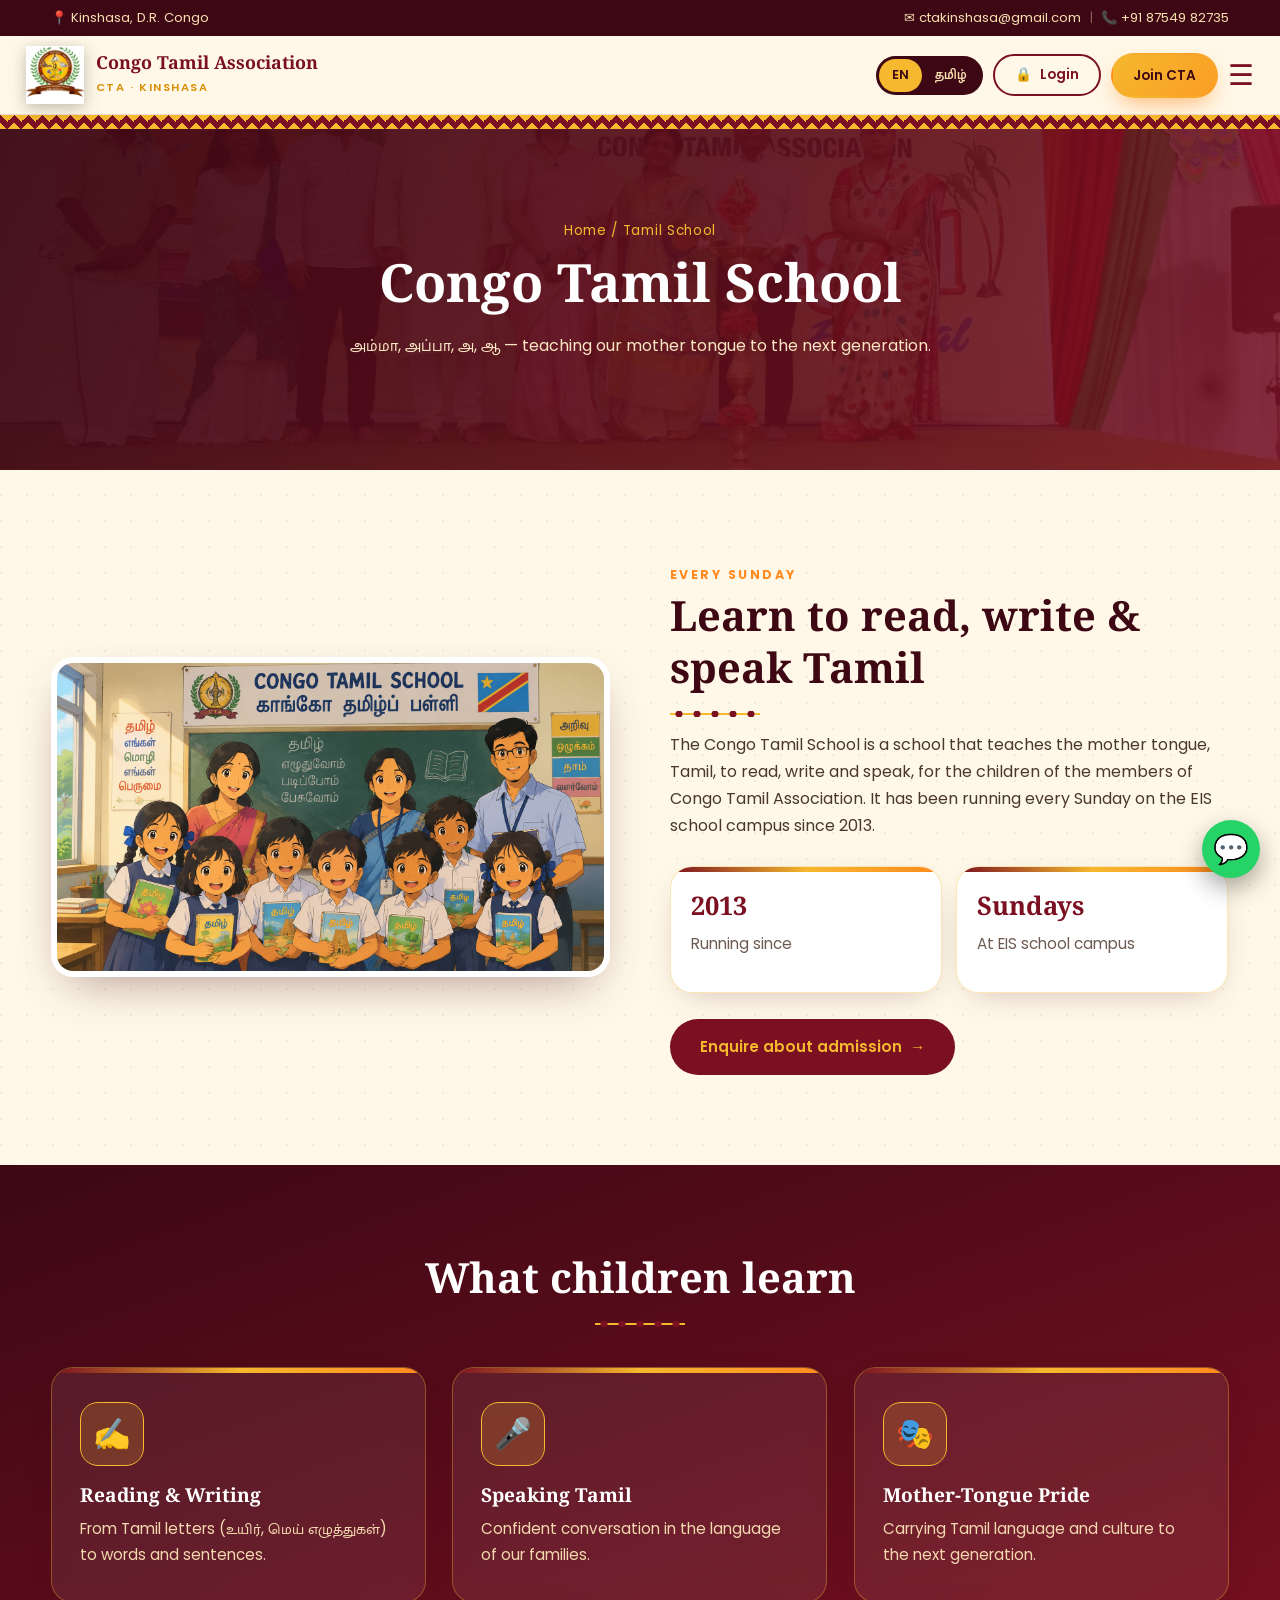
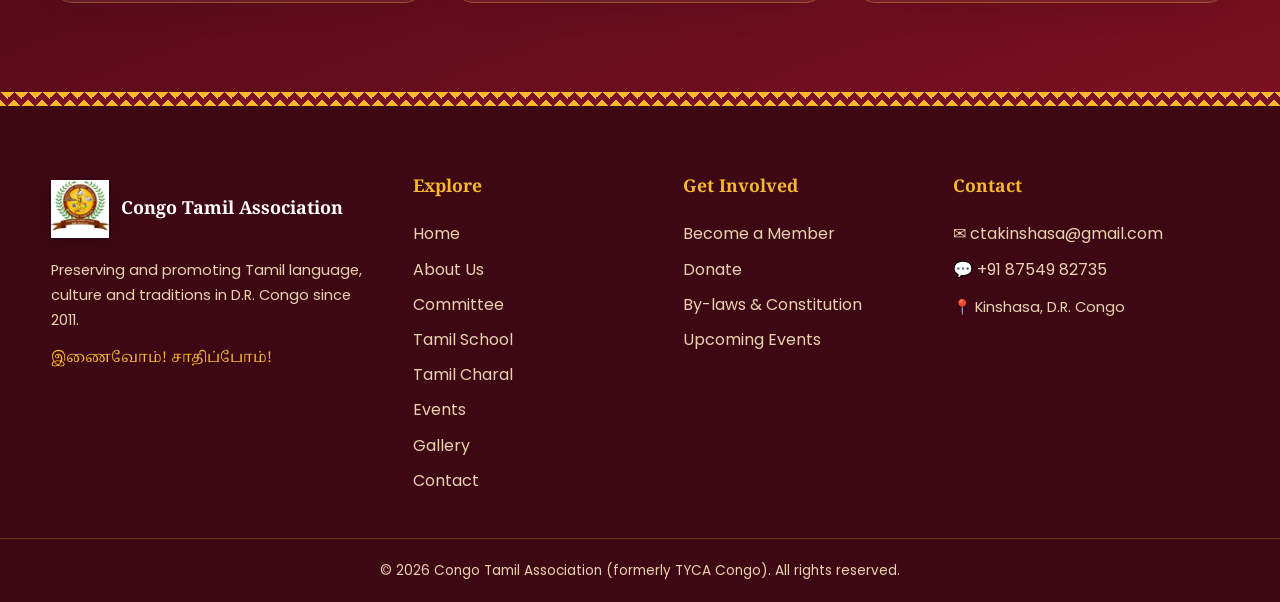
<file: tamil-school.html>
<!DOCTYPE html>
<html lang="en">
<head>
<meta charset="UTF-8">
<meta name="viewport" content="width=device-width, initial-scale=1">
<title>Congo Tamil School | காங்கோ தமிழ்ப்பள்ளி</title>
<link rel="icon" href="images/cropped-CTA-LOGO-2023-3-scaled-1.jpg">
<link rel="stylesheet" href="css/style.css">
</head>
<body data-page="school" data-lang="en">

<section class="page-hero"><div class="container">
  <div class="crumbs"><a href="index.html">Home</a> / <span class="en">Tamil School</span><span class="ta">தமிழ்ப்பள்ளி</span></div>
  <h1><span class="en">Congo Tamil School</span><span class="ta">காங்கோ தமிழ்ப்பள்ளி</span></h1>
  <p class="en">அம்மா, அப்பா, அ, ஆ — teaching our mother tongue to the next generation.</p>
  <p class="ta">தாய்மொழியாம் தமிழை அடுத்த தலைமுறைக்குக் கற்றுத்தரும் பள்ளி.</p>
</div></section>

<section class="section"><div class="container split">
  <div class="reveal"><img src="images/Congo-Tamil-School-Classroom-Portrait.png" alt="Congo Tamil School classroom" style="border-radius:var(--radius);border:6px solid #fff;box-shadow:var(--shadow)"></div>
  <div class="text left reveal">
    <span class="eyebrow en">Every Sunday</span><span class="eyebrow ta">ஒவ்வொரு ஞாயிறும்</span>
    <h2 class="title"><span class="en">Learn to read, write & speak Tamil</span><span class="ta">தமிழ் எழுத, படிக்க, பேச</span></h2>
    <p class="en">The Congo Tamil School is a school that teaches the mother tongue, Tamil, to read, write and speak, for the children of the members of Congo Tamil Association. It has been running every Sunday on the EIS school campus since 2013.</p>
    <p class="ta">காங்கோ தமிழ்ச் சங்கத்தின் உறுப்பினர்களின் குழந்தைகளுக்கு தாய்மொழியாம் தமிழ் மொழியை எழுதவும் படிக்கவும் பேசவும் சொல்லித்தரும் பள்ளியாக காங்கோ தமிழ்ப் பள்ளி இயங்குகிறது. இது 2013 ஆம் ஆண்டு முதல் ஞாயிறு தோறும் EIS பள்ளி வளாகத்தில் இயங்கி வருகிறது.</p>
    <div class="grid g2" style="gap:14px;margin:26px 0">
      <div class="card" style="padding:20px"><b style="font-size:1.6rem;color:var(--maroon);font-family:var(--font-head)">2013</b><p><span class="en">Running since</span><span class="ta">தொடக்கம்</span></p></div>
      <div class="card" style="padding:20px"><b style="font-size:1.6rem;color:var(--maroon);font-family:var(--font-head)"><span class="en">Sundays</span><span class="ta">ஞாயிறு</span></b><p><span class="en">At EIS school campus</span><span class="ta">EIS பள்ளி வளாகம்</span></p></div>
    </div>
    <a class="btn btn-maroon" href="contact.html"><span class="en">Enquire about admission</span><span class="ta">சேர்க்கை விவரம் அறிய</span> →</a>
  </div>
</div></section>

<section class="section dark"><div class="container center">
  <h2 class="title"><span class="en">What children learn</span><span class="ta">குழந்தைகள் கற்பவை</span></h2>
  <div class="grid g3" style="margin-top:40px;text-align:left">
    <div class="card"><div class="ico">✍</div><h3><span class="en">Reading & Writing</span><span class="ta">படித்தல் & எழுதுதல்</span></h3><p class="en">From Tamil letters (உயிர், மெய் எழுத்துகள்) to words and sentences.</p><p class="ta">உயிர், மெய் எழுத்துகள் முதல் சொற்கள், வாக்கியங்கள் வரை.</p></div>
    <div class="card"><div class="ico">🎤</div><h3><span class="en">Speaking Tamil</span><span class="ta">தமிழ் பேசுதல்</span></h3><p class="en">Confident conversation in the language of our families.</p><p class="ta">நம் குடும்பங்களின் மொழியில் தன்னம்பிக்கையுடன் உரையாடல்.</p></div>
    <div class="card"><div class="ico">🎭</div><h3><span class="en">Mother-Tongue Pride</span><span class="ta">தாய்மொழிப் பற்று</span></h3><p class="en">Carrying Tamil language and culture to the next generation.</p><p class="ta">தமிழ் மொழி, பண்பாட்டை அடுத்த தலைமுறைக்குக் கொண்டு செல்லுதல்.</p></div>
  </div>
</div></section>

<script src="js/main.js"></script>
</body>
</html>
</file>
<file: css/style.css>
/* =========================================================
   Congo Tamil Association – காங்கோ தமிழ்ச் சங்கம்
   Tamil Nadu inspired theme: temple maroon, turmeric gold,
   kolam patterns, Kanchipuram borders, gopuram silhouettes.
   ========================================================= */
@import url('https://fonts.googleapis.com/css2?family=Noto+Serif+Tamil:wght@500;700;800&family=Mukta+Malar:wght@400;500;600;700&family=Poppins:wght@400;500;600;700;800&family=Playfair+Display:wght@600;800&display=swap');

:root{
  --maroon:#7a1021; --maroon-d:#3d0814; --maroon-2:#9b1b30;
  --gold:#f5b82e; --gold-d:#d98e04; --saffron:#ff8a1f;
  --cream:#fff8e8; --sand:#fdeccb; --ink:#2a1a14; --muted:#6d5a50;
  --leaf:#1f7a55; --white:#fff;
  --radius:22px; --shadow:0 18px 50px -18px rgba(61,8,20,.45);
  --font-en:'Poppins','Mukta Malar',sans-serif;
  --font-ta:'Mukta Malar','Poppins',sans-serif;
  --font-head:'Noto Serif Tamil','Playfair Display',serif;
}
*{box-sizing:border-box;margin:0;padding:0}
html{scroll-behavior:smooth}
body{font-family:var(--font-en);color:var(--ink);background:var(--cream);line-height:1.7;overflow-x:hidden;
  background-image:radial-gradient(circle at 1px 1px,rgba(122,16,33,.07) 1px,transparent 0);background-size:26px 26px}
body[data-lang="ta"]{font-family:var(--font-ta);font-size:1.04rem}
body[data-lang="en"] .ta,body[data-lang="ta"] .en{display:none!important}
img{max-width:100%;display:block}
a{color:inherit;text-decoration:none}
h1,h2,h3,h4{font-family:var(--font-head);line-height:1.25;color:var(--maroon-d)}
.container{width:min(1180px,92%);margin-inline:auto}
.section{padding:90px 0;position:relative}
.center{text-align:center}

/* ---------- Kanchipuram style border ---------- */
.kanchi{height:14px;background:
  linear-gradient(135deg,var(--gold) 25%,transparent 25%) -7px 0/14px 14px,
  linear-gradient(225deg,var(--gold) 25%,transparent 25%) -7px 0/14px 14px,
  linear-gradient(315deg,var(--gold) 25%,transparent 25%) 0 0/14px 14px,
  linear-gradient(45deg,var(--gold) 25%,transparent 25%) 0 0/14px 14px,var(--maroon)}
.kanchi.thin{height:8px;background-size:8px 8px;background-position:-4px 0,-4px 0,0 0,0 0}

/* ---------- Header ---------- */
.topbar{background:var(--maroon-d);color:#f7dfb0;font-size:.82rem;padding:7px 0}
.topbar .container{display:flex;justify-content:space-between;gap:10px;flex-wrap:wrap;align-items:center}
.topbar a:hover{color:var(--gold)}
.topbar span.sep{opacity:.4;margin:0 8px}
header.nav{position:sticky;top:0;z-index:100;background:rgba(255,248,232,.82);backdrop-filter:blur(16px) saturate(160%);
  border-bottom:1px solid rgba(122,16,33,.12)}
.nav .container{display:flex;align-items:center;justify-content:space-between;height:78px;gap:16px}
.brand{display:flex;align-items:center;gap:12px}
.brand img{width:58px;height:58px;object-fit:contain;filter:drop-shadow(0 4px 8px rgba(0,0,0,.25))}
.brand b{display:block;font-family:var(--font-head);font-size:1.12rem;color:var(--maroon);line-height:1.1}
.brand small{font-size:.7rem;letter-spacing:.14em;color:var(--gold-d);font-weight:600;text-transform:uppercase}
nav.menu ul{display:flex;gap:2px;list-style:none;align-items:center}
nav.menu a{display:block;padding:8px 13px;border-radius:30px;font-size:.9rem;font-weight:500;color:var(--maroon-d);transition:.25s}
nav.menu a:hover{background:rgba(245,184,46,.25)}
nav.menu a.active{background:var(--maroon);color:var(--gold)}
.nav-actions{display:flex;gap:10px;align-items:center}
.lang{display:flex;background:var(--maroon-d);border-radius:40px;padding:3px}
.lang button{border:0;background:transparent;color:#f7dfb0;padding:6px 13px;border-radius:30px;cursor:pointer;font:600 .8rem var(--font-en);transition:.25s}
.lang button.on{background:var(--gold);color:var(--maroon-d)}
.burger{display:none;background:none;border:0;font-size:1.8rem;color:var(--maroon);cursor:pointer}

/* ---------- Buttons ---------- */
.btn{display:inline-flex;align-items:center;gap:8px;padding:13px 28px;border-radius:50px;font-weight:600;border:2px solid transparent;cursor:pointer;transition:.3s;font-family:inherit;font-size:.95rem}
.btn-gold{background:linear-gradient(135deg,var(--gold),var(--saffron));color:var(--maroon-d);box-shadow:0 10px 25px -8px rgba(255,138,31,.7)}
.btn-gold:hover{transform:translateY(-3px);box-shadow:0 16px 30px -8px rgba(255,138,31,.8)}
.btn-line{border-color:var(--gold);color:var(--gold)}
.btn-line:hover{background:var(--gold);color:var(--maroon-d)}
.btn-maroon{background:var(--maroon);color:var(--gold)}
.btn-maroon:hover{background:var(--maroon-d);transform:translateY(-3px)}
.btn-sm{padding:9px 20px;font-size:.85rem}

/* ---------- Hero ---------- */
.hero{position:relative;color:#fff;min-height:88vh;display:flex;align-items:center;overflow:hidden;
  background:linear-gradient(120deg,rgba(61,8,20,.94),rgba(122,16,33,.78) 55%,rgba(255,138,31,.35)),url('../images/Tamil-New-Year.jpeg') center/cover}
.hero::before{content:"அ ஆ இ ஈ உ ஊ எ ஏ ஐ ஒ ஓ ஔ க ங ச ஞ ட ண த ந ப ம ய ர ல வ ழ ள ற ன";position:absolute;inset:0;font:800 3.2rem/1.5 var(--font-head);color:rgba(255,255,255,.045);word-spacing:30px;padding:20px;pointer-events:none;overflow:hidden}
.hero .container{display:grid;grid-template-columns:1.1fr .9fr;gap:50px;align-items:center;position:relative;z-index:2;padding:70px 0 120px}
.hero h1{color:#fff;font-size:clamp(2.1rem,5vw,3.9rem);margin:14px 0 18px}
.hero h1 em{font-style:normal;background:linear-gradient(90deg,var(--gold),#ffd98a);-webkit-background-clip:text;background-clip:text;color:transparent}
.hero p{font-size:1.1rem;color:#fbe6c4;max-width:560px}
.chip{display:inline-flex;gap:8px;align-items:center;background:rgba(245,184,46,.16);border:1px solid rgba(245,184,46,.5);color:var(--gold);padding:7px 18px;border-radius:40px;font-size:.82rem;font-weight:600;letter-spacing:.06em}
.hero .actions{display:flex;gap:14px;flex-wrap:wrap;margin-top:32px}
.hero-emblem{position:relative;display:grid;place-items:center}
.hero-emblem::before{content:"";position:absolute;width:112%;aspect-ratio:1;border-radius:50%;border:2px dashed rgba(245,184,46,.55);animation:spin 40s linear infinite}
.hero-emblem::after{content:"";position:absolute;width:128%;aspect-ratio:1;border-radius:50%;border:1px solid rgba(245,184,46,.25)}
.hero-emblem img{width:min(400px,80%);background:radial-gradient(circle,#fff 60%,#fff6dc);border-radius:50%;padding:14px;box-shadow:0 0 0 10px rgba(245,184,46,.25),0 30px 70px rgba(0,0,0,.5);animation:float 6s ease-in-out infinite}
@keyframes spin{to{transform:rotate(360deg)}}
@keyframes float{50%{transform:translateY(-14px)}}
.gopuram{position:absolute;bottom:-1px;left:0;width:100%;height:110px;z-index:3;display:block}
.page-hero{background:linear-gradient(120deg,rgba(61,8,20,.95),rgba(122,16,33,.85)),url('../images/Pongal.jpeg') center/cover;color:#fff;text-align:center;padding:90px 0 110px;position:relative}
.page-hero h1{color:#fff;font-size:clamp(2rem,4.5vw,3.3rem)}
.page-hero p{color:#fbe6c4;max-width:680px;margin:12px auto 0}
.crumbs{font-size:.85rem;color:var(--gold);margin-bottom:12px;letter-spacing:.05em}
.crumbs a:hover{text-decoration:underline}

/* ---------- Section headings ---------- */
.eyebrow{display:inline-block;color:var(--saffron);font-weight:700;letter-spacing:.2em;font-size:.78rem;text-transform:uppercase;margin-bottom:8px}
.title{font-size:clamp(1.7rem,3.4vw,2.6rem);margin-bottom:14px}
.title::after{content:"";display:block;width:90px;height:6px;margin:14px auto 0;border-radius:4px;
  background:radial-gradient(circle,var(--maroon) 3px,transparent 4px) 0 0/18px 6px repeat-x,linear-gradient(var(--gold),var(--gold)) center/100% 2px no-repeat}
.left .title::after{margin-left:0}
.lead{color:var(--muted);max-width:700px;margin-inline:auto}

/* ---------- Stats ---------- */
.stats{margin-top:-62px;position:relative;z-index:5}
.stats .grid{display:grid;grid-template-columns:repeat(4,1fr);gap:0;background:#fff;border-radius:var(--radius);box-shadow:var(--shadow);border:2px solid var(--gold);overflow:hidden}
.stat{padding:30px 16px;text-align:center;border-right:1px dashed rgba(122,16,33,.25)}
.stat:last-child{border:0}
.stat b{display:block;font:800 2.5rem var(--font-head);color:var(--maroon);line-height:1.1}
.stat span{font-size:.88rem;color:var(--muted);font-weight:500}

/* ---------- About split ---------- */
.split{display:grid;grid-template-columns:1fr 1fr;gap:60px;align-items:center}
.collage{position:relative;aspect-ratio:1/1.05}
.collage img{position:absolute;border-radius:var(--radius);object-fit:cover;box-shadow:var(--shadow);border:6px solid #fff}
.collage .c1{width:68%;height:60%;top:0;left:0}
.collage .c2{width:58%;height:50%;right:0;top:28%}
.collage .c3{width:48%;height:38%;left:6%;bottom:0}
.collage::before{content:"";position:absolute;inset:8% -4% -4% 8%;border-radius:var(--radius);background:repeating-linear-gradient(45deg,var(--gold) 0 6px,transparent 6px 14px);opacity:.5;z-index:-1}
.badge-year{position:absolute;right:6%;bottom:6%;background:var(--maroon);color:var(--gold);width:120px;height:120px;border-radius:50%;display:grid;place-items:center;text-align:center;font:700 .8rem var(--font-head);border:4px double var(--gold);z-index:2;line-height:1.2;animation:float 5s ease-in-out infinite}
.badge-year b{display:block;font-size:1.9rem}
.text p{margin-bottom:16px;color:#4a372f}

/* ---------- Cards / bento ---------- */
.grid{display:grid;gap:26px}
.g3{grid-template-columns:repeat(3,1fr)}
.g4{grid-template-columns:repeat(4,1fr)}
.g2{grid-template-columns:repeat(2,1fr)}
.card{background:#fff;border-radius:var(--radius);padding:34px 28px;box-shadow:0 10px 35px -15px rgba(61,8,20,.3);border:1px solid rgba(245,184,46,.35);position:relative;overflow:hidden;transition:.35s}
a.card{display:block}
.card:hover{transform:translateY(-8px);box-shadow:var(--shadow)}
.card::before{content:"";position:absolute;top:0;left:0;right:0;height:5px;background:linear-gradient(90deg,var(--maroon),var(--gold),var(--saffron))}
.ico{width:64px;height:64px;border-radius:18px;display:grid;place-items:center;font-size:1.9rem;background:linear-gradient(135deg,var(--sand),#ffe3a3);margin-bottom:18px;border:1px solid var(--gold)}
.card h3{font-size:1.2rem;margin-bottom:8px}
.card p{color:var(--muted);font-size:.95rem}
.dark{background:linear-gradient(160deg,var(--maroon-d),var(--maroon));color:#fff}
.dark .title,.dark h3{color:#fff}.dark .lead{color:#f4d9b0}
.dark .card{background:rgba(255,255,255,.07);backdrop-filter:blur(8px);border-color:rgba(245,184,46,.35)}
.dark .card p{color:#f4d9b0}.dark .ico{background:rgba(245,184,46,.18)}

/* ---------- Events ---------- */
.event{display:grid;grid-template-columns:230px 1fr;background:#fff;border-radius:var(--radius);overflow:hidden;box-shadow:0 10px 35px -15px rgba(61,8,20,.35);border:1px solid rgba(245,184,46,.4);transition:.35s}
.event:hover{transform:translateY(-6px);box-shadow:var(--shadow)}
.event img{width:100%;height:100%;object-fit:cover;min-height:200px}
.event .body{padding:26px}
.date-tag{display:inline-block;background:var(--maroon);color:var(--gold);padding:5px 16px;border-radius:30px;font-weight:600;font-size:.8rem;margin-bottom:10px}
.event h3{margin-bottom:8px}
.event p{color:var(--muted);font-size:.95rem;margin-bottom:14px}
.notice{display:flex;gap:16px;align-items:center;background:linear-gradient(90deg,#fff3cf,#fff);border-left:6px solid var(--saffron);padding:18px 24px;border-radius:14px;box-shadow:0 6px 20px -10px rgba(0,0,0,.25);margin-bottom:14px}
.notice span.bell{font-size:1.7rem}
.notice a{color:var(--maroon);font-weight:600}
.notice a:hover{text-decoration:underline}

/* ---------- Committee ---------- */
.person{text-align:center;padding:0 0 26px;background:#fff;border-radius:var(--radius);overflow:hidden;box-shadow:0 10px 35px -15px rgba(61,8,20,.3);transition:.35s;border:1px solid rgba(245,184,46,.35)}
.person:hover{transform:translateY(-8px);box-shadow:var(--shadow)}
.person .ph{aspect-ratio:1;background:linear-gradient(135deg,var(--sand),#ffd37a);padding:22px}
.person .ph img{width:100%;height:100%;object-fit:cover;object-position:top;border-radius:50%;border:5px solid #fff;box-shadow:0 0 0 3px var(--gold)}
.person h3{margin-top:18px;font-size:1.1rem}
.person .role{display:inline-block;margin-top:8px;background:var(--maroon);color:var(--gold);font-size:.78rem;padding:4px 16px;border-radius:30px;font-weight:600}
.president{grid-column:span 1}
.timeline{list-style:none;position:relative;max-width:640px;margin:40px auto 0;padding-left:34px}
.timeline::before{content:"";position:absolute;left:8px;top:0;bottom:0;width:3px;background:linear-gradient(var(--gold),var(--maroon))}
.timeline li{position:relative;background:#fff;border-radius:14px;padding:14px 22px;margin-bottom:14px;box-shadow:0 6px 18px -10px rgba(0,0,0,.35);display:flex;justify-content:space-between;gap:14px}
.timeline li::before{content:"";position:absolute;left:-34px;top:50%;width:16px;height:16px;transform:translateY(-50%);background:var(--gold);border:3px solid var(--maroon);border-radius:50%}
.timeline b{color:var(--maroon)}

/* ---------- Gallery ---------- */
.masonry{columns:3 300px;column-gap:20px}
.masonry figure{break-inside:avoid;margin-bottom:20px;border-radius:18px;overflow:hidden;position:relative;cursor:zoom-in;border:5px solid #fff;box-shadow:0 10px 30px -12px rgba(0,0,0,.4)}
.masonry img{width:100%;transition:.6s}
.masonry figure:hover img{transform:scale(1.08)}
.masonry figcaption{position:absolute;left:0;right:0;bottom:0;padding:34px 16px 14px;background:linear-gradient(transparent,rgba(61,8,20,.92));color:#fff;font-weight:600;font-size:.9rem;opacity:0;transform:translateY(10px);transition:.35s}
.masonry figure:hover figcaption{opacity:1;transform:none}
.lightbox{position:fixed;inset:0;background:rgba(30,4,10,.93);display:none;place-items:center;z-index:999;padding:30px}
.lightbox.open{display:grid}
.lightbox img{max-height:88vh;border-radius:12px;border:5px solid var(--gold)}
.lightbox button{position:absolute;top:20px;right:28px;background:var(--gold);border:0;width:46px;height:46px;border-radius:50%;font-size:1.4rem;cursor:pointer}

/* ---------- Magazine ---------- */
.issue{display:grid;grid-template-columns:260px 1fr;gap:30px;background:#fff;border-radius:var(--radius);padding:26px;box-shadow:var(--shadow);border:1px solid var(--gold);align-items:center}
.issue img{border-radius:10px;box-shadow:12px 12px 0 var(--gold),0 20px 40px rgba(0,0,0,.3)}
.issue .btns{display:flex;gap:12px;flex-wrap:wrap;margin-top:18px}

/* ---------- Quote band ---------- */
.quote{background:linear-gradient(120deg,var(--gold),var(--saffron));color:var(--maroon-d);text-align:center;padding:70px 0;position:relative;overflow:hidden}
.quote::before{content:"“";position:absolute;top:-30px;left:5%;font:800 14rem var(--font-head);color:rgba(122,16,33,.14)}
.quote blockquote{font:700 clamp(1.3rem,2.6vw,2rem) var(--font-head);line-height:1.7;position:relative}
.quote cite{display:block;margin-top:14px;font:600 .95rem var(--font-en);letter-spacing:.1em}

/* ---------- Marquee ---------- */
.marquee{background:var(--maroon-d);color:var(--gold);overflow:hidden;white-space:nowrap;padding:12px 0;border-block:3px solid var(--gold)}
.marquee div{display:inline-block;animation:scroll 40s linear infinite;font-weight:600;letter-spacing:.05em}
.marquee span{margin:0 28px}
@keyframes scroll{to{transform:translateX(-50%)}}

/* ---------- CTA ---------- */
.cta{background:linear-gradient(120deg,rgba(61,8,20,.92),rgba(122,16,33,.9)),url('../images/Sports-Day.jpeg') center/cover;color:#fff;text-align:center;padding:90px 0}
.cta h2{color:#fff;font-size:clamp(1.7rem,3.6vw,2.7rem);margin-bottom:14px}
.cta p{color:#fbe6c4;max-width:640px;margin:0 auto 28px}

/* ---------- Forms & contact ---------- */
.form{background:#fff;padding:38px;border-radius:var(--radius);box-shadow:var(--shadow);border:1px solid var(--gold)}
.form label{display:block;font-weight:600;font-size:.88rem;color:var(--maroon-d);margin:14px 0 6px}
.form input,.form textarea,.form select{width:100%;padding:13px 16px;border:2px solid #f0dcb4;border-radius:12px;font:inherit;background:var(--cream);transition:.25s}
.form input:focus,.form textarea:focus,.form select:focus{outline:0;border-color:var(--saffron);background:#fff;box-shadow:0 0 0 4px rgba(255,138,31,.18)}
.row2{display:grid;grid-template-columns:1fr 1fr;gap:16px}
.form .btn{margin-top:22px;width:100%;justify-content:center}
.contact-card{display:flex;gap:18px;align-items:center;background:#fff;padding:24px;border-radius:var(--radius);box-shadow:0 10px 30px -14px rgba(0,0,0,.35);border-left:6px solid var(--gold);margin-bottom:20px;transition:.3s}
.contact-card:hover{transform:translateX(8px);border-color:var(--maroon)}
.contact-card .ico{margin:0;flex:none}
.contact-card small{color:var(--muted);display:block}
.contact-card b{color:var(--maroon);font-size:1.05rem;word-break:break-all}

/* ---------- Accordion (bylaws) ---------- */
details{background:#fff;border-radius:16px;margin-bottom:14px;border:1px solid rgba(245,184,46,.5);box-shadow:0 6px 20px -12px rgba(0,0,0,.3);overflow:hidden}
summary{cursor:pointer;padding:18px 24px;font:700 1.05rem var(--font-head);color:var(--maroon);list-style:none;display:flex;justify-content:space-between;gap:12px}
summary::-webkit-details-marker{display:none}
summary::after{content:"+";font-size:1.5rem;color:var(--saffron);line-height:1}
details[open] summary{background:var(--sand)}
details[open] summary::after{content:"–"}
details .in{padding:8px 26px 22px}
details .in li{margin:10px 0 0 18px;color:#4a372f;font-size:.95rem}
details .in b{color:var(--maroon)}

/* ---------- Footer ---------- */
footer{background:var(--maroon-d);color:#e9d2ad;position:relative}
footer .wrap{display:grid;grid-template-columns:1.4fr 1fr 1fr 1.2fr;gap:40px;padding:70px 0 40px}
footer h4{color:var(--gold);font-size:1.1rem;margin-bottom:18px}
footer a{display:block;padding:4px 0;transition:.25s}
footer a:hover{color:var(--gold);padding-left:6px}
footer .brand b{color:#fff}
footer p{font-size:.92rem}
.copy{border-top:1px solid rgba(245,184,46,.25);padding:20px 0;text-align:center;font-size:.85rem}
.social{display:flex;gap:10px;margin-top:16px}
.social a{width:42px;height:42px;display:grid;place-items:center;border-radius:50%;background:rgba(245,184,46,.15);border:1px solid var(--gold);padding:0}
.social a:hover{background:var(--gold);padding:0}

.float-wa{position:fixed;right:20px;bottom:22px;z-index:90;background:#25d366;color:#fff;width:58px;height:58px;border-radius:50%;display:grid;place-items:center;font-size:1.8rem;box-shadow:0 10px 25px rgba(0,0,0,.35);animation:pulse 2.4s infinite}
@keyframes pulse{0%{box-shadow:0 0 0 0 rgba(37,211,102,.6)}70%{box-shadow:0 0 0 18px rgba(37,211,102,0)}100%{box-shadow:0 0 0 0 rgba(37,211,102,0)}}

/* ---------- Reveal ---------- */
/* Scroll animations: JS adds .a-* + .in. Keyframes use "backwards" fill so
   normal hover transforms keep working after the animation ends. */
.reveal,.a-up,.a-left,.a-right,.a-zoom,.a-flip,.a-pop{opacity:0}
.in.reveal,.in.a-up{opacity:1;animation:upIn .9s cubic-bezier(.2,.8,.2,1) var(--d,0s) backwards}
.in.a-left{opacity:1;animation:leftIn 1s cubic-bezier(.2,.8,.2,1) var(--d,0s) backwards}
.in.a-right{opacity:1;animation:rightIn 1s cubic-bezier(.2,.8,.2,1) var(--d,0s) backwards}
.in.a-zoom{opacity:1;animation:zoomIn .9s cubic-bezier(.2,.8,.2,1) var(--d,0s) backwards}
.in.a-flip{opacity:1;animation:flipIn .9s cubic-bezier(.2,.8,.2,1) var(--d,0s) backwards}
.in.a-pop{opacity:1;animation:popIn .7s cubic-bezier(.34,1.56,.64,1) var(--d,0s) backwards}
@keyframes upIn{from{opacity:0;transform:translateY(50px)}}
@keyframes leftIn{from{opacity:0;transform:translateX(-80px)}}
@keyframes rightIn{from{opacity:0;transform:translateX(80px)}}
@keyframes zoomIn{from{opacity:0;transform:scale(.82)}}
@keyframes flipIn{from{opacity:0;transform:perspective(900px) rotateX(-28deg) translateY(40px)}}
@keyframes popIn{from{opacity:0;transform:scale(.4) rotate(-8deg)}}

/* Title ornament draws itself */
.title::after{transform:scaleX(0);transition:transform 1s .35s cubic-bezier(.2,.8,.2,1)}
.title.in::after{transform:scaleX(1)}

/* Page-load intro (hero sections) */
.hero .chip,.hero h1,.hero p,.hero .actions,.page-hero .crumbs,.page-hero h1,.page-hero p{animation:upIn 1s cubic-bezier(.2,.8,.2,1) backwards}
.hero .chip,.page-hero .crumbs{animation-delay:.15s}
.hero h1,.page-hero h1{animation-delay:.3s}
.hero p,.page-hero p{animation-delay:.5s}
.hero .actions{animation-delay:.7s}
.hero-emblem img{animation:zoomIn 1.4s cubic-bezier(.2,.8,.2,1) .3s backwards,float 6s ease-in-out 1.7s infinite}
.gopuram{animation:riseUp 1.6s cubic-bezier(.2,.8,.2,1) .5s backwards}
@keyframes riseUp{from{transform:translateY(100%)}}
body{animation:pageIn .7s ease both}
@keyframes pageIn{from{opacity:0}}

/* Parallax hooks (set from JS) */
.hero::before{transform:translateY(var(--py,0px))}
.hero,.page-hero{background-position:0 0,center calc(50% + var(--bg,0px))}
.cta{background-position:0 0,center calc(50% + var(--bg,0px))}
.hero-emblem{transform:translateY(var(--ey,0px))}
.quote::before{transform:translateY(var(--qy,0px))}

/* Scroll progress bar, header shrink, back-to-top */
.progress{position:fixed;top:0;left:0;height:5px;width:100%;z-index:200;transform-origin:left;transform:scaleX(0);background:linear-gradient(90deg,var(--maroon),var(--gold),var(--saffron))}
header.nav{transition:box-shadow .3s,background .3s}
header.nav .container{transition:height .3s}
header.nav.stuck{box-shadow:0 12px 30px -14px rgba(61,8,20,.5);background:rgba(255,248,232,.95)}
header.nav.stuck .container{height:64px}
header.nav.stuck .brand img{width:48px;height:48px}
.brand img{transition:.3s}
.to-top{position:fixed;left:20px;bottom:22px;z-index:90;width:48px;height:48px;border-radius:50%;border:2px solid var(--gold);background:var(--maroon);color:var(--gold);font-size:1.2rem;cursor:pointer;opacity:0;transform:translateY(20px);pointer-events:none;transition:.35s}
.to-top.show{opacity:1;transform:none;pointer-events:auto}
.to-top:hover{background:var(--gold);color:var(--maroon-d)}

/* Tilt cards & image shine */
.card,.person,.event,.issue{transform-style:preserve-3d;will-change:transform}
.event,.person .ph,.masonry figure{position:relative}
.event::after,.masonry figure::after{content:"";position:absolute;inset:0;background:linear-gradient(110deg,transparent 35%,rgba(255,255,255,.35) 50%,transparent 65%);transform:translateX(-120%);transition:transform .9s;pointer-events:none}
.event:hover::after,.masonry figure:hover::after{transform:translateX(120%)}
.collage img{transition:transform .6s}
.collage img:hover{transform:scale(1.05) rotate(-1deg);z-index:3}
.btn-gold{background-size:200% 100%;transition:.3s,background-position .5s}
.btn-gold:hover{background-position:100% 0}
.stat b{display:inline-block}
.marquee:hover div{animation-play-state:paused}

@media (prefers-reduced-motion:reduce){
  *,*::before,*::after{animation:none!important;transition:none!important}
  .reveal,.a-up,.a-left,.a-right,.a-zoom,.a-flip,.a-pop{opacity:1!important}
  .title::after{transform:none}
}

/* ---------- Responsive ---------- */
@media(max-width:1020px){
  .hero .container,.split{grid-template-columns:1fr}
  .hero-emblem{order:-1;max-width:300px;margin:0 auto}
  .g4{grid-template-columns:repeat(2,1fr)}.g3{grid-template-columns:repeat(2,1fr)}
  footer .wrap{grid-template-columns:1fr 1fr}
  .burger{display:block}
  nav.menu{position:absolute;top:78px;left:0;right:0;background:var(--cream);max-height:0;overflow:hidden;transition:.4s;box-shadow:0 20px 30px -10px rgba(0,0,0,.3)}
  nav.menu.open{max-height:520px;border-bottom:4px solid var(--gold)}
  nav.menu ul{flex-direction:column;align-items:stretch;padding:14px 4%}
  nav.menu a{border-radius:12px}
}
@media(max-width:700px){
  .g3,.g4,.g2,.stats .grid,.row2{grid-template-columns:1fr}
  .stats .grid{grid-template-columns:1fr 1fr}
  .event,.issue{grid-template-columns:1fr}
  .event img{height:210px}
  footer .wrap{grid-template-columns:1fr}
  .section{padding:64px 0}
  .brand small{display:none}
  .nav-actions .btn:not(.btn-login){display:none}
}

/* ---------- Header alignment fix (Tamil labels are wider) ---------- */
header.nav .container{width:min(1400px,96%);gap:18px}
.brand{flex:none;white-space:nowrap}
.brand b,.brand small{white-space:nowrap}
.brand>span{display:flex;flex-direction:column;justify-content:center;gap:3px}
.brand b{line-height:1.2}
nav.menu{flex:1 1 auto;display:flex;justify-content:center;min-width:0}
nav.menu ul{flex-wrap:nowrap;justify-content:center}
nav.menu a{white-space:nowrap;text-align:center;line-height:1.3}
.nav-actions{flex:none;white-space:nowrap}
.nav-actions .btn{white-space:nowrap}
body[data-lang="ta"] nav.menu a{font-size:.85rem;padding:8px 9px}
body[data-lang="ta"] .brand b{font-size:1.02rem}
body[data-lang="ta"] .nav-actions .btn{padding:9px 16px}
@media(max-width:1400px){
  .burger{display:block}
  nav.menu{position:absolute;top:100%;left:0;right:0;background:var(--cream);max-height:0;overflow:hidden;transition:.4s;box-shadow:0 20px 30px -10px rgba(0,0,0,.3);display:block}
  nav.menu.open{max-height:560px;border-bottom:4px solid var(--gold)}
  nav.menu ul{flex-direction:column;align-items:stretch;padding:14px 4%}
  nav.menu a{border-radius:12px;font-size:1rem!important;text-align:left;padding:11px 16px!important}
  .nav-actions{margin-left:auto}
}
@media(max-width:560px){.brand b{font-size:.92rem}.brand img{width:46px;height:46px}.lang button{padding:6px 10px}}

/* ---------- Admin login + dynamic Charal library ---------- */
.btn-login{background:transparent;border-color:var(--maroon);color:var(--maroon)}
.btn-login:hover{background:var(--maroon);color:var(--gold)}
.modal{position:fixed;inset:0;z-index:300;display:none;align-items:center;justify-content:center;padding:20px;background:rgba(61,8,20,.6);backdrop-filter:blur(6px)}
.modal.open{display:flex}
.modal-box{position:relative;width:min(480px,100%);max-height:92vh;overflow:auto;background:var(--cream);border:1px solid var(--gold);border-radius:var(--radius);padding:32px 28px;box-shadow:var(--shadow);text-align:left;animation:modalIn .3s ease}
@keyframes modalIn{from{opacity:0;transform:translateY(20px) scale(.97)}to{opacity:1;transform:none}}
.modal-box h3{font-family:var(--font-head);color:var(--maroon);font-size:1.4rem;margin-bottom:18px}
.modal-x{position:absolute;top:12px;right:14px;border:0;background:none;font-size:1.3rem;cursor:pointer;color:var(--maroon)}
.modal-box label{display:block;font-weight:600;font-size:.9rem;margin:14px 0 6px;color:var(--ink)}
.modal-box input,.modal-box textarea{width:100%;padding:12px 14px;border:1.5px solid #e4cfa0;border-radius:12px;font:inherit;background:#fff}
.modal-box input:focus,.modal-box textarea:focus{outline:none;border-color:var(--saffron);box-shadow:0 0 0 3px rgba(255,138,31,.2)}
.modal-box textarea{min-height:100px;resize:vertical}
.modal-box .btn{margin-top:22px;width:100%;justify-content:center}
.form-err{color:#b3261e;font-size:.88rem;margin-top:12px;min-height:1.2em}
.img-preview{display:none;margin-top:10px;max-height:150px;border-radius:10px;border:1px solid var(--gold)}
.admin-bar{display:none;justify-content:center;margin-top:30px}
body.is-admin .admin-bar{display:flex}
.btn-danger{background:#b3261e;color:#fff}
.btn-danger:hover{background:#8c1d18;transform:translateY(-3px)}
.issue img{width:100%;height:auto;object-fit:cover}
.issue .desc{color:var(--muted);margin-top:8px;white-space:pre-line}
.del-btn{display:none}
body.is-admin .del-btn{display:inline-flex}
.empty-note{text-align:center;color:var(--muted);padding:30px}
</file>
